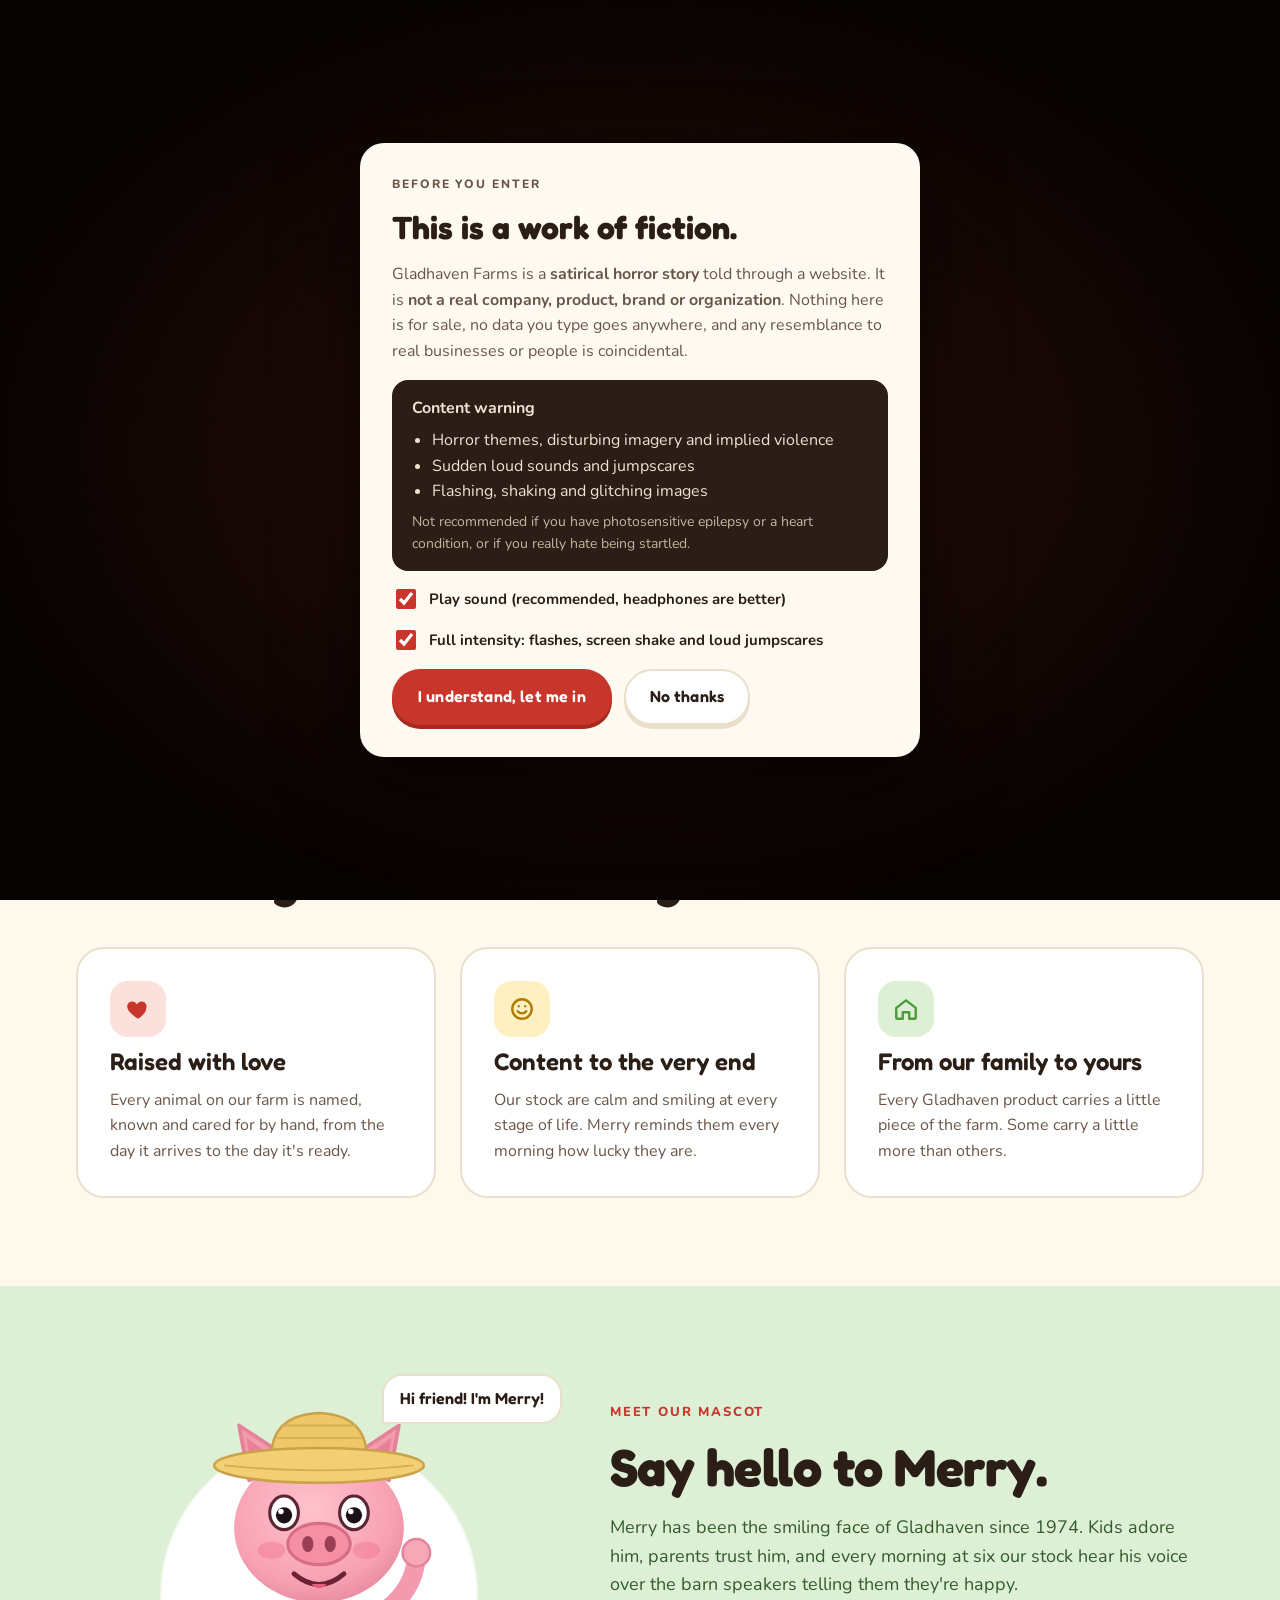
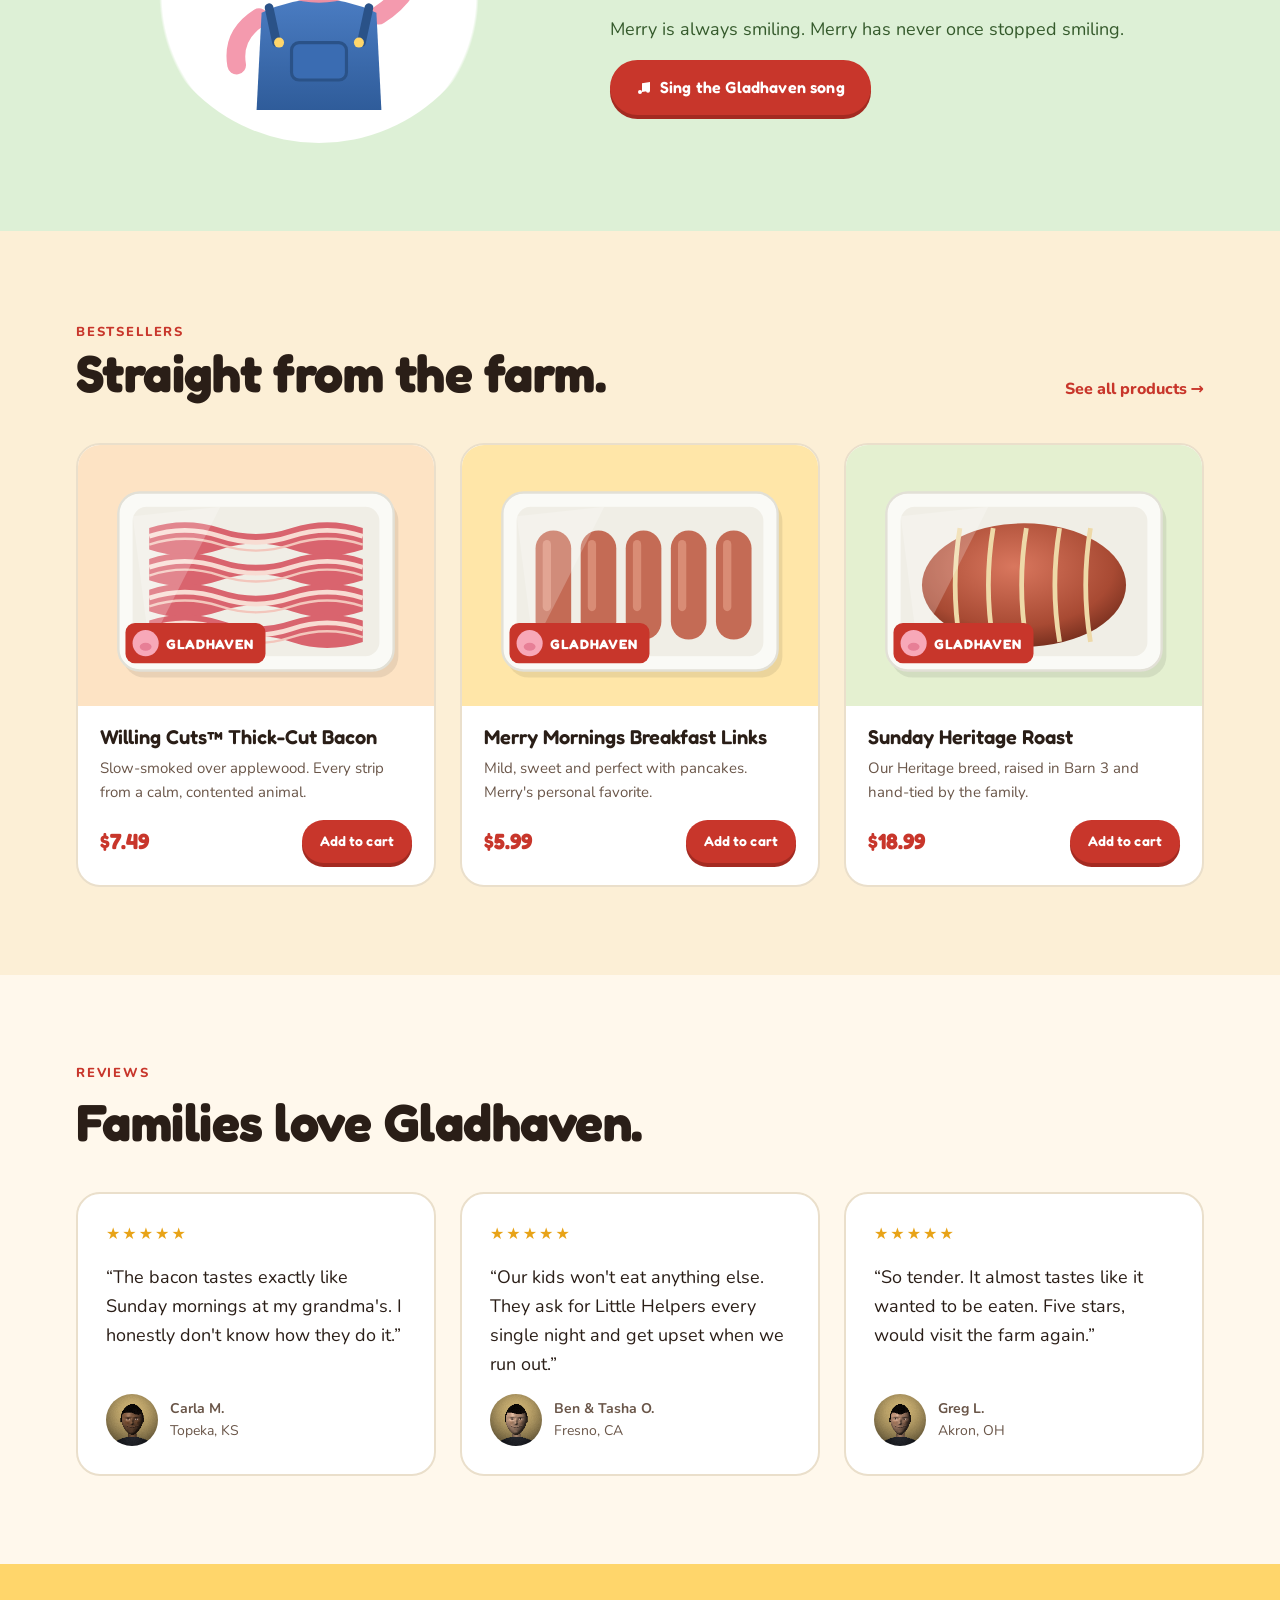
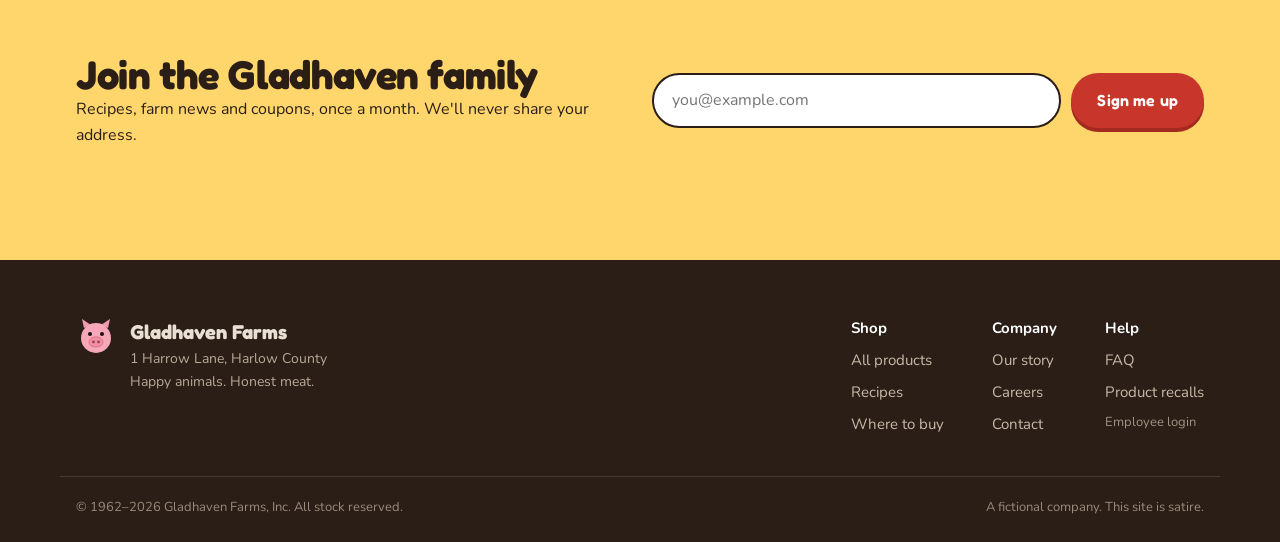
<file: index.html>
<!doctype html>
<html lang="en">
<head>
<meta charset="utf-8">
<meta name="viewport" content="width=device-width, initial-scale=1, viewport-fit=cover">
</head>
<body>
<title>Gladhaven Farms</title>
<meta name="claude:viewport-fit-sides" content="cover">
<meta name="description" content="Gladhaven Farms: happy animals, honest meat. A satirical horror story told through a website.">
<link rel="preconnect" href="https://fonts.googleapis.com">
<link rel="preconnect" href="https://fonts.gstatic.com" crossorigin>
<link rel="stylesheet" href="https://fonts.googleapis.com/css2?family=Fredoka:wght@400;500;600;700&family=Nunito:wght@400;600;700;800&family=VT323&family=IBM+Plex+Mono:wght@400;500;600&family=Special+Elite&family=IM+Fell+English:ital@0;1&display=swap">
<style>
/* Layout: a wholesome family-farm storefront (rounded type, barn red, butter yellow) wrapping a hidden green-phosphor staff terminal, which wraps a pitch-black Barn 7. Deliberately single-look: every zone sets its own colours. */
:root{
  --cream:#FFF8EC; --paper:#FFFDF8; --ink:#2A1E17; --ink-2:#6A5649; --barn:#C8362B; --barn-d:#A42A21; --butter:#FFD66B; --grass:#4C9A3C; --pink:#F7A8B8; --line:#EADFCB; --sky:#DDF1FB;
  --p-bg:#060a07; --p-panel:#0c140f; --p-line:#1d3325; --p-fg:#a9d4b4; --p-dim:#5f8169; --p-red:#e0483b; --p-amber:#e2b155;
  --f-display:"Fredoka","Nunito",system-ui,sans-serif; --f-body:"Nunito",system-ui,-apple-system,"Segoe UI",sans-serif;
  --f-term:"VT323","IBM Plex Mono",ui-monospace,monospace; --f-mono:"IBM Plex Mono",ui-monospace,Menlo,monospace;
  --f-type:"Special Elite","Courier New",monospace; --f-fell:"IM Fell English",Georgia,"Times New Roman",serif;
  color-scheme:light;
}
*{box-sizing:border-box}
[hidden]{display:none!important}
html{scroll-behavior:smooth}
body{margin:0;font-family:var(--f-body);font-size:16px;line-height:1.6;color:var(--ink);background:var(--cream);-webkit-font-smoothing:antialiased;overflow-x:hidden}
body[data-zone="portal"]{background:var(--p-bg);color:var(--p-fg);color-scheme:dark}
body[data-zone="barn"]{background:#000;color:#d8cfc4;color-scheme:dark}
body.gated{overflow:hidden}
body::before{content:"";position:fixed;inset:0 0 auto;height:env(safe-area-inset-top,0px);z-index:40;background:inherit}
h1,h2,h3,h4{line-height:1.12;margin:0;text-wrap:balance}
p{margin:0}
a{color:inherit}
button{font:inherit;color:inherit;cursor:pointer}
img,canvas,svg{max-width:100%}
:focus-visible{outline:3px solid var(--butter);outline-offset:3px;border-radius:6px}
.sr{position:absolute;width:1px;height:1px;overflow:hidden;clip:rect(0 0 0 0);white-space:nowrap}
.tnum{font-variant-numeric:tabular-nums}
.wrap{max-width:1160px;margin:0 auto;padding-left:max(16px,env(safe-area-inset-left,0px));padding-right:max(16px,env(safe-area-inset-right,0px))}

/* ---------- buttons ---------- */
.btn{display:inline-flex;align-items:center;justify-content:center;gap:8px;border-radius:999px;padding:13px 24px;font-family:var(--f-display);font-weight:600;font-size:16px;letter-spacing:.01em;text-decoration:none;border:2px solid transparent;transition:transform .15s,box-shadow .15s}
.btn:hover{transform:translateY(-2px)}
.btn-red{background:var(--barn);color:#fff;box-shadow:0 4px 0 var(--barn-d)}
.btn-red:hover{box-shadow:0 6px 0 var(--barn-d)}
.btn-white{background:#fff;color:var(--ink);border-color:var(--line);box-shadow:0 4px 0 var(--line)}
.btn-ghost-d{background:transparent;color:#cbbfb2;border-color:#3a2a24}
.btn-sm{padding:8px 16px;font-size:14px}
.btn:disabled{opacity:.6;cursor:default;transform:none}

/* ---------- public chrome ---------- */
.pub-nav{position:sticky;top:env(safe-area-inset-top,0px);z-index:30;background:color-mix(in srgb,var(--cream) 92%,transparent);backdrop-filter:blur(10px);-webkit-backdrop-filter:blur(10px);border-bottom:2px solid var(--line)}
.nav-in{display:flex;align-items:center;gap:20px;height:70px}
.logo{display:flex;align-items:center;gap:10px;text-decoration:none;flex:none}
.logo-pig{width:40px;height:40px;display:block}
.logo-pig svg{width:100%;height:100%}
.logo-word{font-family:var(--f-display);font-weight:700;font-size:22px;line-height:1;color:var(--barn)}
.logo-word small{display:block;font-family:var(--f-body);font-weight:700;font-size:10px;letter-spacing:.16em;text-transform:uppercase;color:var(--ink-2);margin-top:3px}
.nav-links{display:flex;gap:4px;margin-left:auto;overflow-x:auto;scrollbar-width:none;min-width:0}
.nav-links::-webkit-scrollbar{display:none}
.nav-links a{text-decoration:none;font-weight:700;font-size:15px;padding:8px 12px;border-radius:999px;white-space:nowrap;color:var(--ink-2)}
.nav-links a:hover{background:#fff;color:var(--ink)}
.nav-links a[aria-current="page"]{background:var(--butter);color:var(--ink)}
.cart{display:flex;align-items:center;gap:6px;text-decoration:none;font-weight:800;background:#fff;border:2px solid var(--line);border-radius:999px;padding:7px 12px;flex:none}
@media (max-width:820px){.nav-in{flex-wrap:wrap;height:auto;padding-block:10px;gap:8px 12px}.nav-links{order:3;width:100%;margin-left:0}.cart{margin-left:auto}}

.kicker{display:inline-block;font-weight:800;font-size:13px;letter-spacing:.14em;text-transform:uppercase;color:var(--barn)}
.sec{padding-block:88px}
.sec-tint{background:#FCEFD6}
.sec-head{display:flex;flex-direction:column;gap:10px;margin-bottom:40px}
.sec-head.row{flex-direction:row;justify-content:space-between;align-items:flex-end;flex-wrap:wrap;gap:16px}
.sec h2,.page-head h1{font-family:var(--f-display);font-weight:700;font-size:clamp(32px,4.6vw,52px);letter-spacing:-.01em}
.lead{font-size:19px;color:var(--ink-2);max-width:60ch}
.link-arrow{font-weight:800;color:var(--barn);text-decoration:none}
.page-head{padding-block:72px 24px;background:linear-gradient(var(--sky),var(--cream))}
.page-head .wrap{display:flex;flex-direction:column;gap:14px}

/* hero */
.hero{position:relative;min-height:600px;overflow:hidden;background:#cdeefc}
.hero-art{position:absolute;inset:0}
.hero-svg{width:100%;height:100%;display:block}
.hero-copy{position:relative;z-index:1;padding-block:72px;display:flex;flex-direction:column;gap:18px;align-items:flex-start}
.hero-copy > *{max-width:520px}
.hero h1{font-family:var(--f-display);font-weight:700;font-size:clamp(46px,7vw,84px);line-height:.98;color:var(--ink);letter-spacing:-.015em}
.hero p{font-size:19px;color:#3b2c22}
.ctas{display:flex;flex-wrap:wrap;gap:12px}
.sun .rays{animation:spin 40s linear infinite;transform-box:fill-box;transform-origin:center}
.cloud{animation:drift 60s linear infinite alternate}
.c2{animation-duration:80s}
@keyframes drift{to{transform:translateX(120px)}}
@keyframes spin{to{transform:rotate(360deg)}}
.moon,.stars-n{display:none}
.night .sky-a{stop-color:#0b1430}.night .sky-b{stop-color:#2a3558}
.night .sun{display:none}.night .moon,.night .stars-n{display:inline}
.night .hero-copy h1,.night .hero-copy p{color:#f4eee2}
.night .hero-svg{filter:brightness(.55) saturate(.7)}
.night #loftface{opacity:1}
.far7{cursor:pointer}
.m-wave{animation:wave 1.6s ease-in-out infinite}
@keyframes wave{50%{transform:rotate(-16deg)}}
@media (max-width:760px){.hero.night{background:#0b1430}.hero{min-height:0;background:linear-gradient(#cdeefc,#e7f7ff)}.hero-art{position:relative;height:340px;order:2}.hero{display:flex;flex-direction:column}.hero-copy{padding-block:40px 8px}}
.band{background:var(--barn);color:#fff;font-weight:800;font-family:var(--f-display);letter-spacing:.02em}
.band-in{display:flex;flex-wrap:wrap;justify-content:center;gap:10px 40px;padding-block:16px;font-size:16px}
.band .hid{color:var(--barn);font-size:13px}
.band .hid::selection{color:#fff;background:#000}
.band span::selection{background:#000;color:#fff}

.values{display:grid;grid-template-columns:repeat(auto-fit,minmax(min(100%,270px),1fr));gap:24px}
.value{background:#fff;border:2px solid var(--line);border-radius:28px;padding:32px;display:flex;flex-direction:column;gap:12px}
.value h3{font-family:var(--f-display);font-size:24px;font-weight:600}
.value p{color:var(--ink-2)}
.v-ico{width:56px;height:56px;border-radius:18px;display:grid;place-items:center}
.v-red{background:#FCE0DC;color:var(--barn)}.v-yellow{background:#FFF0C2;color:#B07A00}.v-green{background:#DDF0D6;color:var(--grass)}

.merry-sec{background:#DDF0D6}
.merry-in{display:grid;grid-template-columns:.9fr 1.1fr;gap:48px;align-items:center}
.merry-stage{position:relative;display:grid;place-items:center}
.merry-btn{border:0;background:radial-gradient(circle at 50% 60%,#fff 0 55%,transparent 56%);padding:24px;border-radius:50%;width:min(360px,80vw);max-width:100%;aspect-ratio:1}
.merry-btn svg{width:100%;height:100%}
.speech{position:absolute;top:0;right:0;background:#fff;border:2px solid var(--line);border-radius:20px 20px 20px 4px;padding:10px 16px;font-family:var(--f-display);font-weight:600;max-width:200px}
.merry-copy{display:flex;flex-direction:column;gap:16px;align-items:flex-start}
.merry-copy p{font-size:18px;color:#355a2c}
@media (max-width:760px){.merry-in{grid-template-columns:1fr}}

.prod-grid{display:grid;grid-template-columns:repeat(auto-fill,minmax(min(100%,300px),1fr));gap:24px}
.prod{background:#fff;border:2px solid var(--line);border-radius:24px;overflow:hidden;display:flex;flex-direction:column}
.prod-img{border:0;padding:0;background:none;display:block;width:100%}
.prod-img svg{display:block;width:100%;height:auto}
.prod-body{padding:20px 22px 22px;display:flex;flex-direction:column;gap:8px;flex:1}
.prod h3{font-family:var(--f-display);font-weight:600;font-size:20px}
.prod p{color:var(--ink-2);font-size:15px}
.prod-foot{display:flex;justify-content:space-between;align-items:center;margin-top:auto;padding-top:8px}
.price{font-family:var(--f-display);font-weight:700;font-size:22px;color:var(--barn)}
.chips{display:flex;flex-wrap:wrap;gap:8px;margin-bottom:28px}
.chip{border:2px solid var(--line);background:#fff;border-radius:999px;padding:8px 16px;font-weight:800}
.chip[aria-pressed="true"]{background:var(--ink);color:#fff;border-color:var(--ink)}

.reviews{display:grid;grid-template-columns:repeat(auto-fit,minmax(min(100%,300px),1fr));gap:24px}
.review{margin:0;background:#fff;border:2px solid var(--line);border-radius:24px;padding:28px;display:flex;flex-direction:column;gap:16px}
.review blockquote{margin:0;font-size:18px}
.review figcaption{display:flex;align-items:center;gap:12px;margin-top:auto}
.review figcaption b{display:block}
.review figcaption span{color:var(--ink-2);font-size:14px}
.rev-face{width:52px;height:52px;border-radius:50%;flex:none}
.stars{color:#E8A317;letter-spacing:2px}
.news{background:var(--butter)}
.news-in{display:grid;grid-template-columns:1fr 1fr;gap:24px;align-items:center}
.news h2{font-size:clamp(28px,3.6vw,40px)}
.news-form{display:flex;gap:10px;flex-wrap:wrap}
.news-form input{flex:1;min-width:0;border:2px solid var(--ink);border-radius:999px;padding:12px 18px;font:inherit;background:#fff}
.news-msg{grid-column:1/-1;font-weight:700}
@media (max-width:760px){.news-in{grid-template-columns:1fr}}

.pub-foot{background:var(--ink);color:#e9dfd2;padding-block:56px 24px}
.foot-in{display:flex;flex-wrap:wrap;justify-content:space-between;gap:32px}
.foot-brand{display:flex;gap:14px;align-items:flex-start}
.foot-brand b{font-family:var(--f-display);font-size:20px}
.foot-brand p{color:#b9a998;font-size:14px}
.foot-cols{display:flex;flex-wrap:wrap;gap:48px}
.foot-cols div{display:flex;flex-direction:column;gap:8px;font-size:15px}
.foot-cols b{color:#fff}
.foot-cols a{text-decoration:none;color:#c9b9a8}
.foot-cols a:hover{color:#fff}
.staff-link{font-size:13px;opacity:.75}
.foot-legal{display:flex;flex-wrap:wrap;justify-content:space-between;gap:8px;margin-top:40px;padding-top:20px;border-top:1px solid #4a3a30;font-size:13px;color:#9a8a7a}

/* story */
.founder{display:grid;grid-template-columns:auto 1fr;gap:56px;align-items:center}
@media (max-width:760px){.founder{grid-template-columns:1fr}}
.photo-frame{position:relative;margin:0;background:#f4ead6;padding:14px 14px 46px;box-shadow:0 12px 30px rgba(60,40,20,.2);transform:rotate(-2deg);width:268px;max-width:100%;cursor:default;user-select:none;-webkit-user-select:none;touch-action:none}
.photo-frame canvas{display:block;width:240px;max-width:100%;height:auto}
.photo-frame #founder-b{position:absolute;left:14px;top:14px;opacity:0;transition:opacity .12s}
.photo-frame.reveal #founder-b{opacity:1}
.photo-frame.reveal{animation:jolt .3s steps(3)}
@keyframes jolt{33%{transform:rotate(-2deg) translate(4px,-2px)}66%{transform:rotate(-1deg) translate(-3px,2px)}}
.photo-frame figcaption{position:absolute;bottom:12px;left:0;right:0;text-align:center;font-family:var(--f-fell);font-style:italic;color:#5a4a36}
.founder-copy{display:flex;flex-direction:column;gap:16px}
.founder-copy p{font-size:18px;color:var(--ink-2);max-width:62ch}
.pull{margin:8px 0 0;font-family:var(--f-display);font-size:24px;line-height:1.35;border-left:6px solid var(--butter);padding-left:20px}
.pull cite{display:block;font-family:var(--f-body);font-size:14px;font-style:normal;color:var(--ink-2);margin-top:8px}
.timeline{list-style:none;margin:0;padding:0;display:flex;flex-direction:column;gap:28px;max-width:820px}
.timeline li{display:grid;grid-template-columns:96px 1fr;gap:20px}
.tl-year{font-family:var(--f-display);font-weight:700;font-size:28px;color:var(--barn);line-height:1.1}
.tl-body{display:flex;flex-direction:column;gap:8px;border-left:3px dashed #e2c99a;padding-left:20px;padding-bottom:8px}
.tl-body h3{font-family:var(--f-display);font-weight:600;font-size:22px}
.tl-body p{color:var(--ink-2)}
.tl-photo{margin:8px 0 0;background:#f4ead6;padding:10px 10px 34px;width:min(500px,100%);position:relative;box-shadow:0 8px 20px rgba(60,40,20,.18);transform:rotate(1deg)}
.tl-photo canvas{display:block;width:100%;height:auto}
.tl-photo figcaption{position:absolute;bottom:8px;left:12px;font-family:var(--f-fell);font-style:italic;color:#5a4a36;font-size:14px}

/* products modal */
.pd{display:grid;grid-template-columns:1fr 1fr;gap:28px}
@media (max-width:700px){.pd{grid-template-columns:1fr}}
.pd-img svg{width:100%;border-radius:18px;display:block}
.pd-copy{display:flex;flex-direction:column;gap:10px;min-width:0}
.pd-copy h2{font-family:var(--f-display);font-size:28px}
.nf{border:2px solid #000;padding:8px 10px;font-family:Arial,Helvetica,sans-serif;color:#000;background:#fff;max-width:340px}
.nf-h{font-weight:900;font-size:28px;line-height:1;border-bottom:1px solid #000;padding-bottom:4px}
.nf-s{font-size:12px;border-bottom:8px solid #000;padding:4px 0}
.nf-cal{display:flex;justify-content:space-between;align-items:baseline;font-weight:900;font-size:22px;border-bottom:4px solid #000}
.nf table{width:100%;border-collapse:collapse;font-size:13px}
.nf th{text-align:left;font-weight:700;border-bottom:1px solid #000;padding:3px 0}
.nf td{text-align:right;border-bottom:1px solid #000}
.nf-ing{font-size:12px;margin-top:6px}
.nf-fine{font-size:8.5px;line-height:1.35;margin-top:6px;color:#333}

/* recipes + video */
.video{max-width:860px;margin:0 auto 64px;display:flex;flex-direction:column;gap:0}
.video-screen{position:relative;background:#000;border-radius:20px 20px 0 0;overflow:hidden;aspect-ratio:16/9;max-width:100%}
.video-screen canvas{width:100%;height:100%;display:block}
.v-big{position:absolute;inset:0;margin:auto;width:88px;height:88px;border-radius:50%;border:0;background:var(--barn);color:#fff;display:grid;place-items:center;box-shadow:0 8px 30px rgba(0,0,0,.35)}
.v-bar{display:flex;align-items:center;gap:12px;background:var(--ink);color:#fff;padding:10px 16px;border-radius:0 0 20px 20px}
.v-btn{border:0;background:none;color:#fff;font-size:18px;width:32px}
.v-bar input{flex:1;accent-color:var(--barn);min-width:0}
.v-time{font-variant-numeric:tabular-nums;font-size:14px;min-width:84px;text-align:right}
.v-cap{color:var(--ink-2);margin-top:12px;font-size:15px}
.recipes{display:grid;grid-template-columns:repeat(auto-fit,minmax(min(100%,300px),1fr));gap:24px}
.recipe{background:#fff;border:2px solid var(--line);border-radius:24px;padding:28px;display:flex;flex-direction:column;gap:10px}
.r-head{display:flex;justify-content:space-between;gap:12px;align-items:flex-start}
.recipe h3{font-family:var(--f-display);font-size:22px;font-weight:600}
.recipe h4{font-size:13px;letter-spacing:.12em;text-transform:uppercase;color:var(--barn);margin-top:6px}
.recipe ul,.recipe ol{margin:0;padding-left:20px;color:var(--ink-2);display:flex;flex-direction:column;gap:4px}
.pill-time{background:var(--butter);border-radius:999px;padding:2px 10px;font-weight:800;font-size:13px;white-space:nowrap}

/* careers */
.perks{display:grid;grid-template-columns:repeat(auto-fit,minmax(min(100%,220px),1fr));gap:16px;margin-bottom:56px}
.perk{background:#fff;border:2px solid var(--line);border-radius:20px;padding:20px;display:flex;flex-direction:column;gap:4px}
.perk b{font-family:var(--f-display);font-size:19px}
.perk span{color:var(--ink-2);font-size:15px}
.h-open{font-family:var(--f-display);font-size:30px;margin-bottom:16px}
.jobs{display:flex;flex-direction:column;gap:12px;margin-bottom:64px}
.job{background:#fff;border:2px solid var(--line);border-radius:20px}
.job summary{list-style:none;display:flex;justify-content:space-between;align-items:center;gap:16px;padding:18px 22px;cursor:pointer}
.job summary::-webkit-details-marker{display:none}
.job summary b{display:block;font-family:var(--f-display);font-size:20px;font-weight:600}
.job summary small{color:var(--ink-2);font-size:14px}
.job-x{font-size:28px;font-weight:300;line-height:1}
.job[open] .job-x{transform:rotate(45deg)}
.job-body{padding:0 22px 22px;display:flex;flex-direction:column;gap:10px;align-items:flex-start}
.job-body h4{font-size:13px;letter-spacing:.12em;text-transform:uppercase;color:var(--barn)}
.job-body ul{margin:0;padding-left:20px;color:var(--ink-2)}
.filled{font-weight:800;color:var(--barn);overflow-wrap:anywhere}
.apply{background:#fff;border:2px solid var(--line);border-radius:28px;padding:32px;display:flex;flex-direction:column;gap:16px;max-width:680px}
.apply h2{font-family:var(--f-display);font-size:30px}
.f-row{display:flex;flex-direction:column;gap:6px}
.f-row label{font-weight:800;font-size:14px}
.f-row input,.f-row select,.f-row textarea{font:inherit;border:2px solid var(--line);border-radius:14px;padding:12px 14px;background:var(--paper);color:var(--ink)}
.f-row input:focus,.f-row textarea:focus,.f-row select:focus{border-color:var(--barn);outline:none}
.apply .btn{align-self:flex-start}
.apply-result{border-radius:16px;padding:18px;background:#FCEFD6;font-weight:700}
.apply-result.done{background:#2A1E17;color:#efe4d6;font-weight:500;display:flex;flex-direction:column;gap:8px}
.apply-result.done b{font-family:var(--f-display);font-size:20px;font-weight:600}
.sig{font-family:var(--f-type);color:#c9a98a}
.contact{display:grid;grid-template-columns:1fr 1fr;gap:40px;align-items:start}
@media (max-width:820px){.contact{grid-template-columns:1fr}}
.contact-info{display:flex;flex-direction:column;gap:20px}
.ci{display:flex;flex-direction:column;gap:2px}
.ci b{font-family:var(--f-display);font-size:20px}
.ci span{color:var(--ink-2)}
.faq-mini{border-top:2px solid var(--line);padding-top:12px}
.faq-mini summary{font-weight:800;cursor:pointer}
.faq-mini p{color:var(--ink-2);margin-top:6px}
.p404{min-height:70vh}
.p404 canvas{width:200px;border-radius:12px}

/* toast + modal */
.toast{position:fixed;left:50%;bottom:calc(24px + env(safe-area-inset-bottom,0px));transform:translateX(-50%);z-index:60;background:var(--ink);color:#fff;font-weight:700;padding:12px 20px;border-radius:999px;box-shadow:0 10px 30px rgba(0,0,0,.25);max-width:calc(100vw - 32px);text-align:center}
body[data-zone="portal"] .toast{background:#0f1a13;color:var(--p-fg);border:1px solid var(--p-line);font-family:var(--f-mono);border-radius:4px}
.modal{position:fixed;inset:0;z-index:70;background:rgba(10,6,4,.6);display:grid;place-items:center;padding:24px max(16px,env(safe-area-inset-right,0px)) 24px max(16px,env(safe-area-inset-left,0px));overflow-y:auto}
.modal-card{position:relative;background:#fff;color:var(--ink);border-radius:28px;padding:32px;width:min(860px,100%);max-height:calc(100vh - 48px);overflow:auto}
.modal.m-dark .modal-card{background:#0b120d;color:var(--p-fg);border:1px solid var(--p-line);border-radius:6px;font-family:var(--f-mono)}
.modal.m-wide .modal-card{width:min(1000px,100%);padding:20px}
.modal-x{position:absolute;top:10px;right:12px;width:40px;height:40px;border:0;background:transparent;font-size:30px;line-height:1;border-radius:50%}
.m-dark .modal-x{color:var(--p-fg)}

/* ---------- login (staff) ---------- */
.login-wrap{min-height:100vh;display:grid;place-items:center;padding:24px max(16px,env(safe-area-inset-right,0px)) 24px max(16px,env(safe-area-inset-left,0px));background:radial-gradient(ellipse at center,#0e1a12,#030504 70%)}
.login-card{width:min(380px,100%);background:var(--p-panel);border:1px solid var(--p-line);border-radius:6px;padding:28px;display:flex;flex-direction:column;gap:18px;font-family:var(--f-mono);box-shadow:0 0 60px rgba(80,200,120,.07)}
.login-head{display:flex;gap:12px;align-items:center}
.login-head b{display:block;font-family:var(--f-term);font-size:26px;font-weight:400;letter-spacing:.04em;color:#cdeed5}
.login-head small{display:block;font-size:11px;color:var(--p-dim)}
.gh-badge{flex:none;width:42px;height:42px;border:2px solid var(--p-fg);border-radius:50%;display:grid;place-items:center;font-family:var(--f-term);font-size:22px;color:var(--p-fg)}
.login-label{font-size:13px;color:var(--p-dim);text-transform:uppercase;letter-spacing:.1em}
.code-boxes{display:grid;grid-template-columns:repeat(5,1fr);gap:8px}
.code-boxes span{height:56px;border:1px solid var(--p-line);border-radius:4px;display:grid;place-items:center;font-family:var(--f-term);font-size:40px;color:#d9f5df;background:#08100b}
.code-boxes span.on{border-color:var(--p-fg);box-shadow:0 0 12px rgba(169,212,180,.25)}
.code-input{position:absolute;opacity:0;width:1px;height:1px;pointer-events:none}
.keypad{display:grid;grid-template-columns:repeat(3,1fr);gap:8px}
.keypad button{height:52px;border:1px solid var(--p-line);background:#0a130d;color:var(--p-fg);font-family:var(--f-term);font-size:28px;border-radius:4px}
.keypad button:hover{background:#12211a}
.keypad button:active{background:#1e3a28}
.login-msg{min-height:1.6em;font-size:14px;text-align:center}
.login-msg.bad{color:var(--p-red)}
.login-msg.ok{color:#9ff0b5}
.login-back{font-size:13px;color:var(--p-dim);text-align:center}
.shake{animation:shake .45s}
@keyframes shake{20%{transform:translateX(-10px)}40%{transform:translateX(9px)}60%{transform:translateX(-6px)}80%{transform:translateX(4px)}}

/* ---------- portal ---------- */
.crt{position:relative}
.crt::after{content:"";position:fixed;inset:0;pointer-events:none;z-index:20;background:repeating-linear-gradient(rgba(0,0,0,.18) 0 1px,transparent 1px 3px);mix-blend-mode:multiply}
.crt::before{content:"";position:fixed;inset:0;pointer-events:none;z-index:21;background:radial-gradient(ellipse at center,transparent 55%,rgba(0,0,0,.55));animation:flick 6s infinite}
@keyframes flick{0%,96%,100%{opacity:1}97%{opacity:.6}98%{opacity:1}99%{opacity:.75}}
.portal{display:grid;grid-template-columns:240px 1fr;min-height:100vh;font-family:var(--f-mono);font-size:14px}
.p-side{border-right:1px solid var(--p-line);background:#050906;padding:20px 16px;display:flex;flex-direction:column;gap:24px;position:sticky;top:0;height:100vh}
.p-brand{display:flex;gap:10px;align-items:center;font-family:var(--f-term);font-size:22px;line-height:1;color:#cdeed5}
.p-brand small{display:block;font-size:14px;color:var(--p-dim);margin-top:4px}
.p-nav{display:flex;flex-direction:column;gap:2px}
.p-nav a{text-decoration:none;padding:8px 10px;border-radius:3px;color:var(--p-fg);white-space:nowrap}
.p-nav a:hover{background:#0f1c14}
.p-nav a[aria-current="page"]{background:#173022;color:#e4ffe9}
.p-nav a[aria-current="page"]::before{content:"▸ "}
.p-nav .p-danger{color:var(--p-red)}
.p-user{margin-top:auto;display:flex;flex-direction:column;gap:4px;font-size:12px;color:var(--p-dim)}
.p-user b{color:var(--p-fg)}
.p-btn{border:1px solid var(--p-line);background:#0b1510;color:var(--p-fg);border-radius:3px;padding:8px 14px;font-family:var(--f-mono);font-size:13px;align-self:flex-start}
.p-btn:hover{background:#13261a}
.p-btn:disabled{opacity:.5}
.p-main{min-width:0;display:flex;flex-direction:column}
.p-top{display:flex;justify-content:space-between;gap:12px;flex-wrap:wrap;padding:10px max(16px,env(safe-area-inset-right,0px)) 10px 24px;border-bottom:1px solid var(--p-line);font-size:12px;color:var(--p-dim);letter-spacing:.08em}
.p-body{padding:32px max(16px,env(safe-area-inset-right,0px)) 64px 32px;display:flex;flex-direction:column;gap:20px;min-width:0}
.p-h1{font-family:var(--f-term);font-weight:400;font-size:clamp(38px,5vw,54px);color:#dcfbe3;letter-spacing:.02em;line-height:1}
.p-sub{color:var(--p-dim);max-width:70ch}
.p-sub b{color:var(--p-fg)}
.p-sub.small{font-size:12px}
@media (max-width:820px){.portal{grid-template-columns:1fr}.p-side{position:static;height:auto;flex-direction:row;flex-wrap:wrap;align-items:center;gap:12px;padding:12px max(16px,env(safe-area-inset-right,0px)) 12px max(16px,env(safe-area-inset-left,0px))}.p-nav{flex-direction:row;overflow-x:auto;width:100%;order:3}.p-user{margin:0 0 0 auto;flex-direction:row;align-items:center;gap:10px}.p-user span{display:none}.p-body{padding-left:max(16px,env(safe-area-inset-left,0px))}.p-top{padding-left:max(16px,env(safe-area-inset-left,0px))}}
.tiles{display:grid;grid-template-columns:repeat(auto-fit,minmax(min(100%,190px),1fr));gap:12px}
.tile{border:1px solid var(--p-line);background:var(--p-panel);padding:16px;border-radius:4px;display:flex;flex-direction:column;gap:2px}
.tile span{font-size:11px;letter-spacing:.12em;color:var(--p-dim)}
.tile b{font-family:var(--f-term);font-weight:400;font-size:46px;line-height:1;color:#dcfbe3}
.tile small{color:var(--p-dim);font-size:12px}
.tile-red b{color:var(--p-red)}
.p-grid{display:grid;grid-template-columns:repeat(3,minmax(0,1fr));gap:12px}
.span2{grid-column:span 2}
@media (max-width:1000px){.p-grid{grid-template-columns:1fr}.span2{grid-column:auto}}
.panel{border:1px solid var(--p-line);background:var(--p-panel);border-radius:4px;padding:18px;display:flex;flex-direction:column;gap:12px;min-width:0}
.panel h2{font-family:var(--f-term);font-weight:400;font-size:22px;letter-spacing:.06em;color:#cdeed5}
.notices{list-style:none;margin:0;padding:0;display:flex;flex-direction:column;gap:10px}
.notices li{border-left:2px solid var(--p-line);padding-left:12px}
.notices b{color:var(--p-amber);margin-right:8px;font-weight:500}
.eom canvas{width:160px;border:1px solid var(--p-line)}
.eom b{font-size:16px;color:#dcfbe3}
.chart-wrap{overflow-x:auto}
.chart{width:100%;min-width:420px;height:auto}
.chart .gridl{stroke:var(--p-line);stroke-width:1}
.chart .axis{fill:var(--p-dim);font-size:11px;font-family:var(--f-mono)}
.chart .axis.red{fill:var(--p-red)}
.chart .spark{fill:none;stroke:#8fe3a6;stroke-width:2}
.chart .dot{fill:#8fe3a6}.chart .dot-red{fill:var(--p-red)}
.mm-text{font-family:var(--f-term);font-size:30px;min-height:1.3em;color:#dcfbe3}
.mm-text.loud{color:var(--p-red);font-size:40px;animation:shake .4s}
.mm-text.faint{opacity:.35;font-size:20px}
.p-input{font:inherit;font-family:var(--f-mono);background:#08100b;border:1px solid var(--p-line);color:var(--p-fg);padding:10px 12px;border-radius:3px;min-width:0;flex:1}
.reg-tools{display:flex;flex-wrap:wrap;gap:10px;align-items:center}
.reg-filters{display:flex;flex-wrap:wrap;gap:6px}
.p-chip{border:1px solid var(--p-line);background:transparent;color:var(--p-dim);font-family:var(--f-mono);font-size:12px;padding:6px 10px;border-radius:3px}
.p-chip[aria-pressed="true"]{background:#173022;color:#e4ffe9}
.reg-none b{color:var(--p-red)}
.reg-none{color:var(--p-fg)}
.reg-grid{display:grid;grid-template-columns:repeat(auto-fill,minmax(150px,1fr));gap:12px}
.reg{border:1px solid var(--p-line);background:var(--p-panel);border-radius:4px;padding:8px;display:flex;flex-direction:column;gap:8px;text-align:left;font-family:var(--f-mono);color:var(--p-fg)}
.reg:hover{border-color:var(--p-fg)}
.reg-photo{display:block;aspect-ratio:4/5;background:#0a0f0c;max-width:100%}
.reg-photo canvas{width:100%;height:100%;display:block}
.reg-meta{display:flex;flex-direction:column;gap:4px;min-width:0}
.reg-meta b{font-size:13px;color:#dcfbe3;font-weight:500;overflow-wrap:anywhere}
.reg-meta small{font-size:11px;color:var(--p-dim)}
.reg-you{border-color:var(--p-red);box-shadow:0 0 0 1px var(--p-red) inset}
.st{display:inline-block;align-self:flex-start;font-size:10px;letter-spacing:.12em;padding:2px 6px;border-radius:2px;border:1px solid currentColor}
.st-ok{color:#8fe3a6}.st-amb{color:var(--p-amber)}.st-dim{color:#6f7a72}.st-red{color:var(--p-red)}.st-blk{color:#fff;background:#4a0808;border-color:#7a1010}.st-you{color:#fff;background:var(--p-red);border-color:var(--p-red)}
.dossier{display:grid;grid-template-columns:auto 1fr;gap:24px;align-items:start}
@media (max-width:600px){.dossier{grid-template-columns:1fr}}
.dos-photo canvas{width:220px;max-width:100%;border:1px solid var(--p-line);display:block}
.dos-copy{display:flex;flex-direction:column;gap:10px;min-width:0}
.dos-copy h2{font-family:var(--f-term);font-weight:400;font-size:36px;color:#dcfbe3}
.dos-copy dl{display:grid;grid-template-columns:auto 1fr;gap:4px 16px;margin:0;font-size:13px}
.dos-copy dt{color:var(--p-dim)}
.dos-copy dd{margin:0}
.dos-note{font-family:var(--f-type);font-size:16px;color:#e6dcc0;background:#16130c;padding:14px;border-left:3px solid var(--p-amber)}
.cams{display:grid;grid-template-columns:repeat(auto-fit,minmax(min(100%,320px),1fr));gap:12px}
.cam{padding:0;border:1px solid var(--p-line);background:#000;border-radius:3px;aspect-ratio:16/9;max-width:100%;overflow:hidden}
.cam:hover{border-color:var(--p-fg)}
.cam canvas,.cam-big canvas{width:100%;height:100%;display:block}
.cam-big{display:flex;flex-direction:column;gap:10px}
.cam-big canvas{aspect-ratio:16/9;height:auto;background:#000}
.memos{display:grid;grid-template-columns:260px 1fr;gap:16px;align-items:start}
@media (max-width:860px){.memos{grid-template-columns:1fr}}
.memo-list{display:flex;flex-direction:column;gap:6px}
.memo-btn{text-align:left;border:1px solid var(--p-line);background:var(--p-panel);color:var(--p-fg);padding:10px 12px;border-radius:3px;font-family:var(--f-mono);display:flex;flex-direction:column}
.memo-btn small{color:var(--p-dim);font-size:11px}
.memo-btn b{font-weight:500;font-size:13px}
.memo-btn[aria-pressed="true"]{background:#173022}
.memo-bad b{color:var(--p-red)}
.paper{position:relative;background:#efe6cf;color:#2b241a;font-family:var(--f-type);font-size:17px;line-height:1.7;padding:40px 36px;border-radius:2px;box-shadow:0 10px 30px rgba(0,0,0,.5);background-image:radial-gradient(circle at 80% 15%,rgba(140,100,40,.18) 0 40px,transparent 42px),radial-gradient(circle at 80% 15%,transparent 46px,rgba(140,100,40,.12) 47px 50px,transparent 51px);display:flex;flex-direction:column;gap:14px;min-width:0}
.paper .stamp{position:absolute;top:22px;right:22px;transform:rotate(8deg);border:3px solid #a3201a;color:#a3201a;font-family:var(--f-mono);font-weight:600;font-size:13px;letter-spacing:.2em;padding:4px 10px;opacity:.75}
.memo-h{display:grid;grid-template-columns:auto 1fr;gap:2px 16px;margin:0 0 10px;font-size:14px;border-bottom:1px dashed #8a7a5a;padding-bottom:12px}
.memo-h dt{color:#6a5a40}.memo-h dd{margin:0}
.redact{background:#111;color:#111;padding:0 3px;transition:color .2s,background .2s;border-radius:1px}
.redact:hover,.redact:focus,.redact::selection{background:#6a0a0a;color:#ffe9e0}
.paper-bad{animation:wob 4s infinite}
.paper-bad p:last-child{color:#7a0a0a;letter-spacing:.02em}
@keyframes wob{0%,100%{transform:none}50%{transform:rotate(.3deg) translateX(1px)}}
.tape{max-width:720px}
.cassette{display:flex;align-items:center;justify-content:space-between;gap:16px;background:#181818;border:1px solid #333;border-radius:10px;padding:18px 28px}
.reel{width:56px;height:56px;border-radius:50%;border:6px dashed #555;background:#0a0a0a}
.cassette.spin .reel{animation:spin 1.6s linear infinite}
.tape-label{flex:1;text-align:center;background:#e6dcc0;color:#2b241a;font-family:var(--f-type);padding:6px;border-radius:3px}
#wave{width:100%;height:80px;display:block;border:1px solid var(--p-line)}
.tape-ctl{display:flex;gap:16px;align-items:center}
.transcript{max-height:260px;overflow-y:auto;display:flex;flex-direction:column;gap:8px;font-size:15px;color:#dcfbe3}
.transcript .cue{color:var(--p-amber);font-size:12px;letter-spacing:.1em}

/* ---------- barn 7 ---------- */
.barn{position:fixed;inset:0;background:#000;color:#d8cfc4;overflow:hidden}
.barn canvas{position:absolute;inset:0;width:100%;height:100%;display:block}
.barn-ui{position:absolute;inset:0;display:grid;place-items:center;padding:24px max(16px,env(safe-area-inset-right,0px)) calc(24px + env(safe-area-inset-bottom,0px)) max(16px,env(safe-area-inset-left,0px));pointer-events:none}
.barn-ui > *{pointer-events:auto}
.b-warn{max-width:560px;text-align:center;display:flex;flex-direction:column;gap:16px;align-items:center;background:rgba(0,0,0,.72);padding:36px;border:1px solid #3a0d0d}
.b-tag{font-family:var(--f-mono);font-size:12px;letter-spacing:.2em;color:#a33}
.b-title{font-family:var(--f-fell);font-weight:400;font-size:clamp(72px,16vw,150px);line-height:.9;color:#c21d1d;text-shadow:0 0 30px rgba(200,20,20,.45)}
.b-sub{font-family:var(--f-mono);font-size:13px;letter-spacing:.1em;color:#d8cfc4}
.b-body{font-family:var(--f-fell);font-size:20px;color:#a89a8e}
.b-hold{position:relative;width:150px;height:150px;border-radius:50%;border:0;background:#140404;color:#f0d0c8;font-family:var(--f-mono);font-size:13px;letter-spacing:.06em;touch-action:none;user-select:none;-webkit-user-select:none}
.b-hold svg{position:absolute;inset:0;width:100%;height:100%;transform:rotate(-90deg)}
.b-hold span{position:relative}
.ring-bg{fill:none;stroke:#3a0d0d;stroke-width:6}
.ring{fill:none;stroke:#e02020;stroke-width:6;stroke-linecap:round;transition:stroke-dashoffset .06s linear}
.b-back{font-family:var(--f-mono);font-size:13px;color:#776}
.b-story{max-width:640px;display:flex;flex-direction:column;gap:32px;align-items:center;text-align:center}
.b-lines{display:flex;flex-direction:column;gap:18px}
.b-lines p{font-family:var(--f-fell);font-size:clamp(24px,3.6vw,36px);line-height:1.3;opacity:0;transform:translateY(8px);transition:opacity 1.4s,transform 1.4s;text-shadow:0 2px 12px #000}
.b-lines p.in{opacity:1;transform:none}
.b-choices{display:flex;gap:16px;flex-wrap:wrap;justify-content:center}
.b-btn{border:1px solid #5a1a1a;background:rgba(20,4,4,.85);color:#e8d8c8;font-family:var(--f-fell);font-size:22px;padding:10px 32px}
.b-btn:hover{background:#2a0808}
.b-hint{position:absolute;bottom:calc(32px + env(safe-area-inset-bottom,0px));left:0;right:0;text-align:center;font-family:var(--f-mono);font-size:13px;letter-spacing:.12em;color:#9a8a7e;pointer-events:none}
.b-hint.whisper{font-family:var(--f-fell);font-size:28px;letter-spacing:0;color:#c9b8a8}
.stock-page{min-height:100vh;display:grid;grid-template-columns:auto minmax(0,460px);gap:48px;align-items:center;justify-content:center;padding:48px max(16px,env(safe-area-inset-right,0px)) 48px max(16px,env(safe-area-inset-left,0px));background:radial-gradient(ellipse at center,#1a0606,#000 70%)}
@media (max-width:820px){.stock-page{grid-template-columns:1fr}}
.idcard{width:min(420px,100%);background:#e8e0d0;color:#1a1410;border-radius:12px;padding:18px;font-family:var(--f-mono);box-shadow:0 20px 60px rgba(160,20,20,.35);transform:rotate(-2deg)}
.id-top{display:flex;gap:10px;align-items:center;border-bottom:2px solid #1a1410;padding-bottom:10px}
.id-top .gh-badge{border-color:#1a1410;color:#1a1410}
.id-top b{display:block;font-size:14px;letter-spacing:.06em}
.id-top small{font-size:10px;color:#5a4a3a}
.id-body{display:grid;grid-template-columns:auto 1fr;gap:14px;padding-block:14px}
.id-body canvas{width:120px;height:auto;border:2px solid #1a1410}
.id-body dl{margin:0;display:grid;grid-template-columns:auto 1fr;gap:3px 10px;font-size:12px}
.id-body dt{color:#6a5a4a}.id-body dd{margin:0;font-weight:600}
.id-body .st{color:#1d6b33;border-color:#1d6b33}
.barcode{display:flex;gap:2px;height:40px}
.barcode i{display:block;background:#1a1410;height:100%}
.stock-copy{display:flex;flex-direction:column;gap:18px}
.stock-copy h1{font-family:var(--f-fell);font-weight:400;font-size:clamp(44px,6vw,72px);color:#e8dccb}
.stock-copy p{font-family:var(--f-fell);font-size:21px;color:#a89a8e}
.stock-ctas{display:flex;flex-wrap:wrap;gap:12px}
.stock-fine{font-size:15px!important;color:#6a5a50!important}

/* ---------- gate, scares ---------- */
.gate{position:fixed;inset:0;z-index:100;background:radial-gradient(ellipse at center,#2a0e0a,#070302 75%);display:grid;place-items:center;padding:24px max(16px,env(safe-area-inset-right,0px)) 24px max(16px,env(safe-area-inset-left,0px));overflow-y:auto}
.g-card{width:min(560px,100%);background:#fffaf1;color:var(--ink);border-radius:24px;padding:32px;display:flex;flex-direction:column;gap:16px;box-shadow:0 30px 80px rgba(0,0,0,.6)}
.g-tag{font-weight:800;letter-spacing:.16em;text-transform:uppercase;font-size:12px;color:var(--barn)}
.g-card h2{font-family:var(--f-display);font-size:32px;font-weight:700}
.g-card p{color:var(--ink-2)}
.g-warn{background:#2a1e17;color:#f0e2d0;border-radius:16px;padding:16px 20px;display:flex;flex-direction:column;gap:6px}
.g-warn ul{margin:0;padding-left:20px}
.g-warn p{color:#c9b39e;font-size:14px}
.g-opt{display:flex;gap:10px;align-items:flex-start;font-weight:700;font-size:15px}
.g-opt input{width:20px;height:20px;accent-color:var(--barn);flex:none;margin-top:2px}
.g-btns{display:flex;flex-wrap:wrap;gap:12px}
.g-reset{align-self:flex-start;border:0;background:none;color:var(--ink-2);text-decoration:underline;font-size:13px;padding:0}
.scare{position:fixed;inset:0;z-index:200;background:#000}
.scare canvas{width:100%;height:100%;display:block}
.ghost{position:fixed;inset:0;z-index:150;pointer-events:none;display:grid;place-items:center;mix-blend-mode:screen}
.ghost canvas{height:100vh;width:auto;max-width:none}
.whisper{position:fixed;inset:0;z-index:150;display:grid;place-items:center;pointer-events:none;font-family:var(--f-fell);font-size:clamp(32px,7vw,90px);color:#8a0b0b;text-align:center;padding:16px;transform:scaleX(-1);text-shadow:0 0 20px rgba(0,0,0,.8);animation:shake .3s 3}
.quake #app{animation:quake .12s infinite}
.quake-s #app{animation:quake .12s 5}
@keyframes quake{0%{transform:translate(4px,-3px)}50%{transform:translate(-5px,3px)}100%{transform:translate(2px,4px)}}
.mute{position:fixed;right:max(16px,calc(env(safe-area-inset-right,0px) + 12px));bottom:calc(16px + env(safe-area-inset-bottom,0px));z-index:80;display:flex;gap:8px;align-items:center;border-radius:999px;border:2px solid var(--line);background:#fff;color:var(--ink);font-weight:800;font-size:13px;padding:7px 14px}
body[data-zone="portal"] .mute,body[data-zone="barn"] .mute{background:#0b120d;border-color:#1d3325;color:var(--p-fg);font-family:var(--f-mono);font-weight:400;border-radius:3px}
.mute[aria-pressed="false"]{opacity:.7}

@media (prefers-reduced-motion:reduce){
  *,*::before,*::after{animation-duration:.001s!important;animation-iteration-count:1!important;transition-duration:.001s!important}
  html{scroll-behavior:auto}
}
</style>
<div id="app"></div>

<div id="gate" class="gate" role="dialog" aria-modal="true" aria-labelledby="g-title">
  <div class="g-card" id="g-card">
    <p class="g-tag">Before you enter</p>
    <h2 id="g-title">This is a work of fiction.</h2>
    <p>Gladhaven Farms is a <b>satirical horror story</b> told through a website. It is <b>not a real company, product, brand or organization</b>. Nothing here is for sale, no data you type goes anywhere, and any resemblance to real businesses or people is coincidental.</p>
    <div class="g-warn"><b>Content warning</b>
      <ul><li>Horror themes, disturbing imagery and implied violence</li><li>Sudden loud sounds and jumpscares</li><li>Flashing, shaking and glitching images</li></ul>
      <p>Not recommended if you have photosensitive epilepsy or a heart condition, or if you really hate being startled.</p></div>
    <label class="g-opt"><input type="checkbox" id="g-sound" checked> Play sound (recommended, headphones are better)</label>
    <label class="g-opt"><input type="checkbox" id="g-intense"> Full intensity: flashes, screen shake and loud jumpscares</label>
    <div class="g-btns"><button class="btn btn-red" id="g-enter" type="button">I understand, let me in</button><button class="btn btn-white" id="g-leave" type="button">No thanks</button></div>
    <button class="g-reset" id="g-reset" type="button" hidden>Reset my progress</button>
  </div>
</div>

<div id="scare" class="scare" hidden aria-hidden="true"><canvas id="scare-cv"></canvas></div>
<div id="ghost" class="ghost" hidden aria-hidden="true"><canvas id="ghost-cv"></canvas></div>
<div id="whisper" class="whisper" hidden aria-hidden="true"></div>
<div id="modal" class="modal" hidden role="dialog" aria-modal="true" aria-labelledby="modal-title"><div class="modal-card"><button class="modal-x" id="modal-x" type="button" aria-label="Close">×</button><div id="modal-body"></div></div></div>
<div id="toast" class="toast" role="status" hidden></div>
<button id="mute" class="mute" type="button" aria-pressed="true"><svg width="16" height="16" viewBox="0 0 24 24" fill="none" stroke="currentColor" stroke-width="2.2" stroke-linecap="round" stroke-linejoin="round" aria-hidden="true"><path d="M11 5 6 9H2v6h4l5 4V5z"/><path d="M15.5 8.5a5 5 0 0 1 0 7"/></svg><span>Sound on</span></button>
<script>
(() => {
'use strict';
document.body.classList.add("gated");
/* ============ utilities ============ */
const clamp = (v, a = 0, b = 1) => v < a ? a : v > b ? b : v;
const sstep = (a, b, x) => { const t = clamp((x - a) / (b - a)); return t * t * (3 - 2 * t); };
const lerp = (a, b, t) => a + (b - a) * t;
const $ = (s, r = document) => r.querySelector(s);
const $$ = (s, r = document) => [...r.querySelectorAll(s)];
const wait = ms => new Promise(r => setTimeout(r, ms));
function hash2(x, y, s) {
  let h = Math.imul(x | 0, 374761393) ^ Math.imul(y | 0, 668265263) ^ Math.imul(s | 0, 1103515245);
  h = Math.imul(h ^ (h >>> 13), 1274126177); h ^= h >>> 16;
  return (h >>> 0) / 4294967296;
}
function vnoise(x, y, s) {
  const xi = Math.floor(x), yi = Math.floor(y), xf = x - xi, yf = y - yi;
  const u = xf * xf * (3 - 2 * xf), v = yf * yf * (3 - 2 * yf);
  const a = hash2(xi, yi, s), b = hash2(xi + 1, yi, s), c = hash2(xi, yi + 1, s), d = hash2(xi + 1, yi + 1, s);
  return a + (b - a) * u + (c - a) * v + (a - b - c + d) * u * v;
}
function fbm(x, y, s, oct = 4) { let t = 0, a = .5, f = 1, n = 0; for (let i = 0; i < oct; i++) { t += a * vnoise(x * f, y * f, s + i * 17); n += a; f *= 2; a *= .5; } return t / n; }
function rng(a) { return function () { a |= 0; a = a + 0x6D2B79F5 | 0; let t = Math.imul(a ^ a >>> 15, 1 | a); t = t + Math.imul(t ^ t >>> 7, 61 | t) ^ t; return ((t ^ t >>> 14) >>> 0) / 4294967296; }; }
const store = {
  mem: {},
  get(k) { try { const v = localStorage.getItem(k); return v === null ? (this.mem[k] ?? null) : v; } catch (e) { return this.mem[k] ?? null; } },
  set(k, v) { this.mem[k] = v; try { localStorage.setItem(k, v); } catch (e) {} },
  del(k) { delete this.mem[k]; try { localStorage.removeItem(k); } catch (e) {} }
};
const prefersReduced = matchMedia('(prefers-reduced-motion: reduce)').matches;
const SETTINGS = { intense: !prefersReduced, sound: true };
const esc = s => String(s).replace(/[&<>"']/g, c => ({ '&': '&amp;', '<': '&lt;', '>': '&gt;', '"': '&quot;', "'": '&#39;' }[c]));
const TZ = (() => { try { return Intl.DateTimeFormat().resolvedOptions().timeZone || ''; } catch (e) { return ''; } })();
const CITY = (/^(UTC|GMT|Etc\/)/.test(TZ) || !TZ) ? 'your town' : TZ.split('/').pop().replace(/_/g, ' ');
const fmtTime = d => d.toLocaleTimeString([], { hour: 'numeric', minute: '2-digit' });
const fmtDate = d => d.toLocaleDateString('en-US', { year: 'numeric', month: '2-digit', day: '2-digit' });
/* ============ procedural face renderer ============
   Height-field sculpted head, lit per pixel, then graded (colour / sepia / cctv / red).
   Every portrait, mugshot and jumpscare on the site comes out of this one function. */
const FACE_DEFAULTS = {
  w: 240, h: 300, seed: 1, smile: .3, open: 0, stretch: 0, teeth: false, eyes: 'open', eyeOpen: 1,
  look: [0, 0], iris: [.36, .24, .14], irisR: .042, gaunt: 0, age: 0, hair: .6, hairCol: [.13, .09, .07],
  tone: [.86, .66, .54], bg: [.55, .55, .55], bg2: null, light: [-.45, -.55, .75], ambient: .2, mode: 'color',
  grain: .05, blood: 0, vignette: .55, scale: 1, tilt: 0, cy: 0, cx: 0, clothes: [.16, .17, .2], contrast: 1,
  lips: .5, bright: 1, sockets: 0, wet: .25
};
function renderFace(opt) {
  const o = Object.assign({}, FACE_DEFAULTS, opt);
  const { w, h } = o;
  const cv = document.createElement('canvas'); cv.width = w; cv.height = h;
  const ctx = cv.getContext('2d'); const img = ctx.createImageData(w, h); const D = img.data;
  const R = rng(o.seed * 9973 + 7), s = o.seed;
  const eyeX = .29 + (R() - .5) * .04, eyeY = -.1 + (R() - .5) * .025, noseL = 1 + (R() - .5) * .3;
  const jaw = .2 + R() * .12 + o.gaunt * .14, headA = .7 + (R() - .5) * .07 - o.gaunt * .04;
  let L = o.light; const ll = Math.hypot(...L); L = L.map(v => v / ll);
  const unit = 1 / (h * .34 * o.scale);
  const ct = Math.cos(o.tilt), st = Math.sin(o.tilt);
  const mw = .19 + .25 * o.smile + .1 * o.stretch, my = .44 + .07 * o.stretch;
  const ohMax = o.open * (.03 + .3 * o.stretch);
  const sockDepth = .1 + .18 * o.gaunt + o.sockets + (o.eyes === 'hollow' || o.eyes === 'pin' ? .2 : 0);
  const mouthC = u => my - o.smile * .14 * (u / mw) * (u / mw) + o.smile * .02;
  const streams = [];
  if (o.blood > 0) for (const side of [-1, 1]) for (let i = 0; i < 3; i++) streams.push({ x: side * eyeX + (R() - .5) * .1, y0: eyeY + .04, len: o.blood * (.25 + R() * .55), wd: .008 + R() * .01 });
  function sock(fx, fy) { const ex = fx > 0 ? eyeX : -eyeX, dx = fx - ex, dy = fy - eyeY; return Math.exp(-(dx * dx / (.026 + .012 * o.gaunt) + dy * dy / (.013 + .009 * o.gaunt))); }
  function headR(fx, fy) { const a = headA * (1 - jaw * Math.pow(Math.max(0, fy), 1.6)); return (fx / a) * (fx / a) + (fy / (fy < 0 ? 1.02 : .98)) * (fy / (fy < 0 ? 1.02 : .98)); }
  function height(fx, fy) {
    const r = headR(fx, fy); if (r >= 1) return -1;
    let z = Math.sqrt(1 - r);
    const ax = Math.abs(fx);
    z -= sockDepth * sock(fx, fy);
    z += .05 * Math.exp(-((ax - eyeX) ** 2 / .05 + (fy + .24) ** 2 / .004));
    z += .16 * noseL * Math.exp(-fx * fx / .0045) * sstep(-.16, .04, fy) * (1 - sstep(.2, .3, fy));
    z += .1 * Math.exp(-(fx * fx / .008 + (fy - .22) ** 2 / .0045));
    z -= .045 * Math.exp(-((ax - .055) ** 2 / .0008 + (fy - .275) ** 2 / .0006));
    z += .05 * Math.exp(-((ax - .36) ** 2 / .02 + (fy - .06) ** 2 / .02));
    z -= .12 * o.gaunt * Math.exp(-((ax - .37) ** 2 / .012 + (fy - .32) ** 2 / .025));
    z += .04 * Math.exp(-(fx * fx / .03 + (fy - .83) ** 2 / .01));
    if (ax < mw * 1.1) { const c = mouthC(fx), oh = ohMax * Math.sqrt(Math.max(0, 1 - (fx / mw) ** 2)); const d = Math.abs(fy - c) - oh; z += .025 * Math.exp(-(d * d) / .0006) - (d < 0 ? .06 : 0); }
    return z;
  }
  const bg2 = o.bg2 || o.bg.map(v => v * .55);
  for (let py = 0; py < h; py++) {
    for (let px = 0; px < w; px++) {
      let X = (px - w / 2) * unit - o.cx, Y = (py - h * .47) * unit - o.cy;
      const fx = X * ct + Y * st, fy = -X * st + Y * ct;
      // background
      const sx = (px / w - .5) * 2, sy = (py / h - .5) * 2;
      const vg = 1 - o.vignette * (sx * sx * .6 + sy * sy * .6);
      let col = [lerp(o.bg[0], bg2[0], (sy + 1) / 2) * vg, lerp(o.bg[1], bg2[1], (sy + 1) / 2) * vg, lerp(o.bg[2], bg2[2], (sy + 1) / 2) * vg];
      const bgcol = col.slice();
      // body / neck
      const ax = Math.abs(fx);
      if (fy > 1.08 + .25 * fx * fx && ax < 1.5) { const sh = .55 + .45 * sstep(1.5, 0, ax); col = o.clothes.map(v => v * sh * vg); }
      else if (fy > .55 && ax < .3 - .04 * Math.max(0, fy - .9) && fy < 1.35) { const sh = (.35 + .4 * sstep(.3, 0, ax)) * sstep(.55, 1.0, fy) * 1; col = o.tone.map(v => v * (.25 + sh * .6)); }
      const r = headR(fx, fy);
      // hair (behind/around head)
      const hairLine = -.48 + .07 * Math.sin(fx * 5 + s) + .12 * (fbm(fx * 3, 1.3, s) - .5);
      const rh = (fx / (headA * 1.08)) ** 2 + ((fy + .02) / 1.07) ** 2;
      const inHair = o.hair > 0 && rh < 1 && (fy < hairLine || (r >= .955 && fy < -.15 + .35 * o.hair));
      if (r < 1) {
        const e = .012;
        const h0 = height(fx, fy), hx = height(fx + e, fy), hy = height(fx, fy + e);
        let nx = -(hx < 0 ? 0 : hx - h0) / e * .5, ny = -(hy < 0 ? 0 : hy - h0) / e * .5, nz = 1;
        const nl = Math.hypot(nx, ny, nz); nx /= nl; ny /= nl; nz /= nl;
        const diff = Math.max(0, nx * L[0] + ny * L[1] + nz * L[2]);
        const rx = 2 * diff * nz - L[2]; const spec = Math.pow(Math.max(0, rx), 18) * o.wet;
        const G = sock(fx, fy);
        const ao = 1 - .55 * G * Math.min(1, sockDepth * 3);
        const shade = (o.ambient + (1 - o.ambient) * diff) * ao;
        const blot = fbm(fx * 7, fy * 7, s + 5);
        let alb = o.tone.map((v, i) => v * (.9 + .22 * (blot - .5)));
        const cheek = Math.exp(-((ax - .34) ** 2 / .02 + (fy - .16) ** 2 / .02));
        alb[0] += .05 * cheek; alb[2] -= .03 * cheek;
        if (o.age > 0) {
          const fore = sstep(-.35, -.55, fy) * (1 - sstep(-.75, -.85, fy));
          const wr = Math.sin(fy * 95 + fbm(fx * 4, fy * 2, s) * 6);
          let dark = fore * Math.max(0, wr) * .12 * o.age;
          const nlab = Math.abs(ax - (.13 + (fy - .25) * .55)); if (fy > .25 && fy < .55) dark += .14 * o.age * Math.exp(-nlab * nlab / .0004);
          const crow = Math.exp(-((ax - eyeX - .15) ** 2 / .002 + (fy - eyeY) ** 2 / .006)); dark += crow * .1 * o.age * Math.max(0, Math.sin(fy * 140));
          alb = alb.map(v => v * (1 - dark));
        }
        col = alb.map(v => v * shade + spec * .6);
        // eyes
        const ex = fx > 0 ? eyeX : -eyeX, dx = fx - ex, dy = fy - eyeY;
        if (o.eyes === 'hollow' || o.eyes === 'pin') {
          const pit = sstep(.12, .75, G);
          col = col.map(v => v * (1 - .985 * pit));
          if (o.eyes === 'pin') { const pd = Math.hypot(dx - o.look[0] * .02, dy - o.look[1] * .01); const glow = Math.exp(-pd * pd / .00006) + .25 * Math.exp(-pd * pd / .0007); col = col.map(v => v + glow * .95); }
        } else {
          const hw = .118, hh = .052 * o.eyeOpen;
          const ee = (dx / hw) ** 2 + (dy / hh) ** 2;
          if (o.eyes === 'closed') { if (Math.abs(dy - .01) < .006 && Math.abs(dx) < hw) col = col.map(v => v * .35); }
          else if (ee < 1) {
            const lid = .55 + .45 * sstep(-hh, hh * .2, dy);
            const vein = Math.pow(Math.max(0, 1 - Math.abs(fbm(dx * 30, dy * 30, s + 9) - .5) * 9), 3) * sstep(.25, 1, ee);
            let sc = [.9 - .1 * ee, .86 - .25 * ee - .3 * vein, .8 - .25 * ee - .3 * vein];
            const icx = o.look[0] * .045, icy = o.look[1] * .02;
            const ir = Math.hypot(dx - icx, dy - icy), IR = o.irisR;
            if (ir < IR) {
              const ang = Math.atan2(dy - icy, dx - icx);
              const streak = .6 + .5 * vnoise(ang * 7 + 20, ir * 90, s + 3);
              const ring = 1 - .55 * sstep(IR * .7, IR, ir);
              sc = o.iris.map(v => v * streak * ring);
              if (ir < IR * .42) sc = [.02, .02, .02];
            }
            const hl = Math.hypot(dx - icx + .014, dy - icy + .014); if (hl < .009) sc = [.98, .98, .98];
            const edge = 1 - sstep(.7, 1, ee) * .6;
            col = sc.map(v => v * lid * edge * (.55 + .45 * o.bright));
          }
        }
        // mouth
        if (ax < mw * 1.06) {
          const c = mouthC(fx), oh = ohMax * Math.sqrt(Math.max(0, 1 - (fx / mw) ** 2));
          const d = Math.abs(fy - c) - oh;
          if (d < .024 && d >= 0) { const wgt = o.lips * (1 - d / .024) * sstep(mw * 1.06, mw * .8, ax); col = col.map((v, i) => lerp(v, [.5, .24, .23][i] * shade, wgt)); if (oh < .004 && d < .005) col = col.map(v => v * .3); }
          if (d < 0) {
            const t = (fy - (c - oh)) / (2 * oh + 1e-6);
            let m = [.05, .015, .015];
            if (o.teeth) {
              const tw = .036 * (1 + .3 * (ax / mw)), tu = fx / tw, fr = tu - Math.floor(tu);
              const gap = sstep(0, .14, fr) * sstep(1, .86, fr);
              const fade = 1 - .75 * (ax / mw) ** 2;
              const big = oh < .035;
              let tooth = 0;
              if (big) { tooth = Math.abs(t - .5) > .04 ? 1 : 0; }
              else { if (t < .3) tooth = 1 - t * 1.6; else if (t > .74) tooth = (t - .74) * 2.4; }
              if (tooth > 0) { const tc = [.88, .84, .72].map(v => v * (.45 + .55 * gap) * fade * Math.min(1, tooth + .4) * (.6 + .4 * diff)); m = tc; }
              if (t < .05 || t > .95) m = [.45, .13, .13].map(v => v * fade);
            }
            col = m;
          }
        }
        // blood
        for (const b of streams) {
          if (fy > b.y0 && fy < b.y0 + b.len) {
            const wob = b.x + .012 * Math.sin(fy * 30 + b.x * 50);
            const wd = b.wd * (1 - .6 * (fy - b.y0) / b.len) + .004 * (fy > b.y0 + b.len - .03 ? 1 : 0);
            if (Math.abs(fx - wob) < wd) col = [.32 * (.7 + .5 * diff), .02, .02];
          }
        }
        // edge AA into background
        const edgeA = sstep(1, .955, r); if (edgeA < 1) { const bgc = inHair ? o.hairCol.map(v => v * .7) : bgcol; col = col.map((v, i) => lerp(bgc[i], v, edgeA)); }
      }
      if (inHair && (r >= .955 || fy < hairLine)) {
        const strand = .5 + .9 * fbm(fx * 26, fy * 3, s + 3);
        const hs = .35 + .65 * Math.max(0, -fy * L[1] + .3 - (fx * L[0]));
        col = o.hairCol.map(v => v * strand * hs * (o.hair > .5 ? 1 : .8));
      }
      // grade
      let lum = .3 * col[0] + .59 * col[1] + .11 * col[2];
      if (o.mode === 'gray') col = [lum, lum, lum];
      else if (o.mode === 'sepia') col = [lum * 1.08 + .03, lum * .88 + .01, lum * .64];
      else if (o.mode === 'cctv') col = [lum * .78, lum * 1.0, lum * .84];
      else if (o.mode === 'red') col = [lum * 1.15, lum * .42, lum * .38];
      const g = (hash2(px, py, s + 77) - .5) * o.grain;
      const i4 = (py * w + px) * 4;
      for (let k = 0; k < 3; k++) D[i4 + k] = clamp(((col[k] - .5) * o.contrast + .5) * o.bright + g) * 255;
      D[i4 + 3] = 255;
    }
  }
  ctx.putImageData(img, 0, 0);
  return cv;
}
/* ============ illustration: Merry, the farm, the products ============ */
let svgUid = 0;
function merrySVG({ truth = false, wave = true, rot = false } = {}) {
  const u = 'm' + (++svgUid);
  const eyeCute = (cx) => `
    <ellipse cx="${cx}" cy="92" rx="11.5" ry="13.5" fill="#fff" stroke="#5a2633" stroke-width="2.5"/>
    <g class="pupil-g"><circle class="mpupil" cx="${cx}" cy="94" r="6.5" fill="#1b1016"/><circle cx="${cx - 2.5}" cy="91" r="2.2" fill="#fff"/></g>`;
  const eyeTrue = (cx) => `
    <clipPath id="${u}c${cx}"><path d="M${cx - 15} 93 Q${cx} 78 ${cx + 15} 93 Q${cx} 104 ${cx - 15} 93Z"/></clipPath>
    <path d="M${cx - 18} 84 Q${cx} 72 ${cx + 18} 84" fill="none" stroke="#b9707d" stroke-width="2"/>
    <g clip-path="url(#${u}c${cx})">
      <rect x="${cx - 16}" y="76" width="32" height="30" fill="url(#${u}scl)"/>
      <path d="M${cx - 15} 92 l6 1 l3 -2 M${cx + 15} 93 l-5 -1 l-3 2 M${cx - 13} 96 l5 -1" stroke="#c0283a" stroke-width=".7" fill="none" opacity=".8"/>
      <g class="pupil-g"><circle class="mpupil" cx="${cx}" cy="91.5" r="6.8" fill="url(#${u}iris)"/><circle cx="${cx}" cy="91.5" r="2.6" fill="#050304"/><circle cx="${cx - 2.4}" cy="89.2" r="1.3" fill="#fff" opacity=".95"/></g>
      <path d="M${cx - 16} 86 Q${cx} 79 ${cx + 16} 86 L${cx + 16} 76 L${cx - 16} 76Z" fill="#000" opacity=".28"/>
    </g>
    <path d="M${cx - 15} 93 Q${cx} 78 ${cx + 15} 93" fill="none" stroke="#3d1820" stroke-width="1.6"/>
    <path d="M${cx - 13} 96 Q${cx} 103 ${cx + 13} 96" fill="none" stroke="#c97f8c" stroke-width="1.4"/>`;
  const mouthCute = `<path d="M80 141 Q100 158 120 141" fill="none" stroke="#6b2232" stroke-width="4" stroke-linecap="round"/><path d="M94 149 Q100 156 106 149" fill="#e0607a"/>`;
  let teeth = '';
  for (let i = 0; i < 12; i++) { const x = 64 + i * 6.1, y = 137 + Math.pow((i - 5.5) / 5.5, 2) * -6 + 2; teeth += `<rect x="${x}" y="${y}" width="5.6" height="${8 + (i % 3)}" rx="1.6" fill="#efe6cf" stroke="#a89878" stroke-width=".6"/>`; }
  for (let i = 0; i < 10; i++) { const x = 70 + i * 6.1, y = 156 - Math.pow((i - 4.5) / 4.5, 2) * 4; teeth += `<rect x="${x}" y="${y - 7}" width="5.4" height="7.5" rx="1.4" fill="#ddd2b6" stroke="#8f8064" stroke-width=".6"/>`; }
  const mouthTrue = `<path d="M60 135 Q100 128 140 135 Q132 168 100 170 Q68 168 60 135Z" fill="#1a0507"/>
    <path d="M60 135 Q100 128 140 135 L140 140 Q100 133 60 140Z" fill="#9c3040"/>${teeth}
    <path d="M60 135 Q100 128 140 135 Q132 168 100 170 Q68 168 60 135Z" fill="none" stroke="#5a1520" stroke-width="2.2"/>
    ${truth === 'blood' ? '<path d="M136 146 q3 14 1 30 q-2 4 -3 0 q-1 -14 -2 -26z" fill="#6a0606"/><path d="M66 150 q-2 10 0 18 q2 3 3 -1 q0 -9 -1 -16z" fill="#6a0606"/>' : ''}`;
  return `<svg class="merry ${truth ? 'merry-true' : ''}" viewBox="0 0 200 250" xmlns="http://www.w3.org/2000/svg" role="img" aria-label="Merry the Gladhaven pig">
  <defs>
    <radialGradient id="${u}head" cx="45%" cy="38%" r="70%"><stop offset="0" stop-color="${truth ? '#f3b3bd' : '#FFC2CD'}"/><stop offset=".7" stop-color="${truth ? '#d98d9b' : '#F7A1B3'}"/><stop offset="1" stop-color="${truth ? '#a85d6c' : '#E38399'}"/></radialGradient>
    <radialGradient id="${u}scl" cx="50%" cy="50%" r="60%"><stop offset="0" stop-color="#f6f1ea"/><stop offset=".7" stop-color="#e6d6cf"/><stop offset="1" stop-color="#c79a98"/></radialGradient>
    <radialGradient id="${u}iris" cx="50%" cy="50%" r="50%"><stop offset="0" stop-color="#6b5a2a"/><stop offset=".55" stop-color="#7d6a3a"/><stop offset=".85" stop-color="#4a3c1a"/><stop offset="1" stop-color="#1e1608"/></radialGradient>
    <linearGradient id="${u}denim" x1="0" y1="0" x2="0" y2="1"><stop offset="0" stop-color="#4A7CC2"/><stop offset="1" stop-color="#2F5C9A"/></linearGradient>
  </defs>
  <g class="m-arm-l"><path d="M52 176 Q30 190 34 214" stroke="#F49AAE" stroke-width="15" stroke-linecap="round" fill="none"/></g>
  <g class="${wave ? 'm-wave' : ''}" style="transform-origin:146px 172px"><path d="M148 174 Q176 156 178 128" stroke="#F49AAE" stroke-width="15" stroke-linecap="round" fill="none"/><circle cx="178" cy="124" r="11" fill="#F7A8B8" stroke="#E38399" stroke-width="2"/></g>
  <path d="M50 250 L54 172 Q100 150 146 172 L150 250Z" fill="url(#${u}denim)"/>
  <path d="M60 168 L66 196 M140 168 L134 196" stroke="#2A5288" stroke-width="7" stroke-linecap="round"/>
  <rect x="78" y="196" width="44" height="30" rx="6" fill="#3A6CB2" stroke="#2A5288" stroke-width="2.5"/>
  <circle cx="68" cy="196" r="4" fill="#FFD66B"/><circle cx="132" cy="196" r="4" fill="#FFD66B"/>
  ${truth ? '<path d="M70 214 q10 -6 18 2 q-4 10 -14 6z M120 232 q8 -4 14 3 q-6 6 -13 2z" fill="#5a2a1c" opacity=".55"/>' : ''}
  <path d="M44 66 L36 22 L78 50Z" fill="#F49AAE" stroke="#E38399" stroke-width="3" stroke-linejoin="round"/><path d="M46 56 L42 32 L64 48Z" fill="#E77F96"/>
  <path d="M156 66 L164 22 L122 50Z" fill="#F49AAE" stroke="#E38399" stroke-width="3" stroke-linejoin="round"/><path d="M154 56 L158 32 L136 48Z" fill="#E77F96"/>
  <ellipse cx="100" cy="104" rx="68" ry="60" fill="url(#${u}head)"/>
  <ellipse cx="62" cy="122" rx="11" ry="7" fill="#F27D98" opacity="${truth ? .25 : .55}"/><ellipse cx="138" cy="122" rx="11" ry="7" fill="#F27D98" opacity="${truth ? .25 : .55}"/>
  ${truth ? eyeTrue(72) + eyeTrue(128) : eyeCute(72) + eyeCute(128)}
  <ellipse cx="100" cy="117" rx="25" ry="16.5" fill="${truth ? '#e6919f' : '#F48FA4'}" stroke="#D86E86" stroke-width="2.5"/>
  <ellipse cx="91" cy="117" rx="4.5" ry="6.5" fill="#9a3e55"/><ellipse cx="109" cy="117" rx="4.5" ry="6.5" fill="#9a3e55"/>
  ${truth ? mouthTrue : mouthCute}
  <g class="m-hat">
    <path d="M62 50 Q60 14 100 12 Q140 14 138 50Z" fill="#EDC768" stroke="#C9A24A" stroke-width="2"/>
    <path d="M70 22 L130 22 M66 32 L134 32 M64 42 L136 42" stroke="#D3AE55" stroke-width="1.5"/>
    <path d="M62 44 Q100 50 138 44 L138 52 Q100 58 62 52Z" fill="#C8362B"/>
    <ellipse cx="100" cy="54" rx="84" ry="14" fill="#F2CF74" stroke="#C9A24A" stroke-width="2"/>
    <path d="M24 54 Q100 62 176 54" stroke="#D3AE55" stroke-width="1.5" fill="none"/>
  </g>
</svg>`;
}
function svgToImage(svg) {
  const img = new Image();
  img.src = 'data:image/svg+xml;charset=utf-8,' + encodeURIComponent(svg.replace('<svg ', '<svg width="800" height="1000" '));
  return img;
}

function heroSVG() {
  let barns = '';
  for (let i = 0; i < 7; i++) {
    const x = 905 + i * 40, y = 221 + Math.sin(i * .9) * 3;
    const dark = i === 6;
    barns += `<g ${dark ? 'id="far7" class="far7" role="button" aria-label="Barn"' : ''} transform="translate(${x} ${y})"><path d="M0 18 L0 6 L9 0 L18 6 L18 18Z" fill="${dark ? '#111' : '#B8453B'}"/><rect x="6" y="10" width="6" height="8" fill="${dark ? '#000' : '#7d2a22'}"/></g>`;
  }
  let fence = '';
  for (let x = -10; x < 1220; x += 64) fence += `<rect x="${x}" y="486" width="12" height="70" rx="3" fill="#F6EFE2" stroke="#C9B89A" stroke-width="2"/>`;
  let flowers = '';
  const R = rng(42);
  for (let i = 0; i < 46; i++) { const x = R() * 1200, y = 560 + R() * 70, c = ['#fff', '#FFD66B', '#F7A8B8'][i % 3]; flowers += `<circle cx="${x.toFixed(0)}" cy="${y.toFixed(0)}" r="${(3 + R() * 3).toFixed(1)}" fill="${c}"/>`; }
  return `<svg class="hero-svg" viewBox="0 0 1200 640" preserveAspectRatio="xMidYMax slice" xmlns="http://www.w3.org/2000/svg" aria-hidden="true">
  <defs>
    <linearGradient id="sky" x1="0" y1="0" x2="0" y2="1"><stop class="sky-a" offset="0" stop-color="#8FD0F2"/><stop class="sky-b" offset="1" stop-color="#E4F6FF"/></linearGradient>
    <radialGradient id="sunG"><stop offset="0" stop-color="#FFF4B8"/><stop offset=".6" stop-color="#FFD66B"/><stop offset="1" stop-color="#FFC94A"/></radialGradient>
    <linearGradient id="h1" x1="0" y1="0" x2="0" y2="1"><stop offset="0" stop-color="#9ED67E"/><stop offset="1" stop-color="#7DBF5F"/></linearGradient>
    <linearGradient id="h2" x1="0" y1="0" x2="0" y2="1"><stop offset="0" stop-color="#76BE55"/><stop offset="1" stop-color="#58A242"/></linearGradient>
    <linearGradient id="h3" x1="0" y1="0" x2="0" y2="1"><stop offset="0" stop-color="#5BAA45"/><stop offset="1" stop-color="#3F8634"/></linearGradient>
    <linearGradient id="barnG" x1="0" y1="0" x2="1" y2="0"><stop offset="0" stop-color="#D2433A"/><stop offset="1" stop-color="#B2342C"/></linearGradient>
  </defs>
  <rect width="1200" height="640" fill="url(#sky)"/>
  <g class="stars-n">${Array.from({ length: 40 }, (_, i) => `<circle cx="${(hash2(i, 1, 3) * 1200).toFixed(0)}" cy="${(hash2(i, 2, 3) * 260).toFixed(0)}" r="${(1 + hash2(i, 3, 3) * 1.4).toFixed(1)}" fill="#fff"/>`).join('')}</g>
  <g class="sun" transform="translate(980 120)"><g class="rays">${Array.from({ length: 12 }, (_, i) => `<rect x="-5" y="-118" width="10" height="34" rx="5" fill="#FFE08A" transform="rotate(${i * 30})"/>`).join('')}</g><circle r="66" fill="url(#sunG)"/></g>
  <g class="moon" transform="translate(980 120)"><circle r="50" fill="#EDEAD8"/><circle r="50" cx="18" cy="-10" fill="#1a2440"/></g>
  <g class="clouds"><g class="cloud c1"><ellipse cx="200" cy="110" rx="70" ry="26" fill="#fff"/><ellipse cx="240" cy="94" rx="44" ry="30" fill="#fff"/><ellipse cx="170" cy="98" rx="34" ry="22" fill="#fff"/></g>
  <g class="cloud c2"><ellipse cx="660" cy="70" rx="56" ry="20" fill="#fff"/><ellipse cx="690" cy="58" rx="34" ry="24" fill="#fff"/></g></g>
  <path d="M0 260 Q180 200 380 236 T780 226 T1200 240 L1200 640 L0 640Z" fill="url(#h1)"/>
  ${barns}
  <path d="M0 330 Q240 270 520 312 T1200 300 L1200 640 L0 640Z" fill="url(#h2)"/>
  <g opacity=".35" stroke="#4E9A3F" stroke-width="3">${Array.from({ length: 9 }, (_, i) => `<path d="M${-40 + i * 150} 360 Q${200 + i * 120} 330 ${600 + i * 80} 380" fill="none"/>`).join('')}</g>
  <g class="barn">
    <rect x="828" y="196" width="66" height="266" fill="#D9D2C4"/><path d="M828 196 Q861 160 894 196Z" fill="#BDB4A3"/>
    <path d="M828 236 H894 M828 286 H894 M828 336 H894 M828 386 H894" stroke="#BFB6A5" stroke-width="3"/>
    <path d="M520 300 L556 236 L660 196 L764 236 L800 300 L800 470 L520 470Z" fill="url(#barnG)"/>
    <path d="M506 306 L552 228 L660 184 L768 228 L814 306" fill="none" stroke="#F6EFE2" stroke-width="12" stroke-linejoin="round"/>
    <rect x="606" y="232" width="108" height="26" rx="4" fill="#F6EFE2"/>
    <text x="660" y="251" text-anchor="middle" font-family="Fredoka, Nunito, sans-serif" font-weight="700" font-size="16" fill="#B2342C" letter-spacing="2">GLADHAVEN</text>
    <g class="loft"><rect x="636" y="272" width="48" height="40" rx="3" fill="#2A1A18" stroke="#F6EFE2" stroke-width="6"/>
      <g id="loftface" opacity="0"><ellipse cx="660" cy="294" rx="11" ry="14" fill="#d9d0c0"/><circle cx="655.5" cy="291" r="2.4" fill="#000"/><circle cx="664.5" cy="291" r="2.4" fill="#000"/><path d="M653 300 Q660 306 667 300" stroke="#000" stroke-width="1.8" fill="none"/></g></g>
    <rect x="590" y="350" width="140" height="120" fill="#A82E27" stroke="#F6EFE2" stroke-width="8"/>
    <path d="M590 350 L730 470 M730 350 L590 470" stroke="#F6EFE2" stroke-width="8"/>
  </g>
  <path d="M0 470 Q300 430 640 460 T1200 450 L1200 640 L0 640Z" fill="url(#h3)"/>
  ${fence}<rect x="-10" y="500" width="1230" height="12" rx="4" fill="#F6EFE2" stroke="#C9B89A" stroke-width="2"/><rect x="-10" y="530" width="1230" height="12" rx="4" fill="#F6EFE2" stroke="#C9B89A" stroke-width="2"/>
  <path d="M0 556 Q300 540 600 556 T1200 550 L1200 640 L0 640Z" fill="#4C9A3C"/>
  ${flowers}
  <svg x="930" y="300" width="250" height="320" viewBox="0 0 200 250" id="hero-merry" class="hero-merry">${merrySVG().replace(/^<svg[^>]*>/, '').replace(/<\/svg>$/, '')}</svg>
</svg>`;
}

function productSVG(kind) {
  const u = 'p' + (++svgUid);
  let meat = '';
  if (kind === 'bacon') for (let i = 0; i < 4; i++) { const y = 70 + i * 26; meat += `<path d="M60 ${y} q30 -10 60 0 t60 0 t60 0 l0 18 q-30 10 -60 0 t-60 0 t-60 0z" fill="#D9646E"/><path d="M60 ${y + 7} q30 -10 60 0 t60 0 t60 0" stroke="#F8DCD3" stroke-width="4" fill="none"/><path d="M60 ${y + 14} q30 -10 60 0 t60 0 t60 0" stroke="#F3C6BC" stroke-width="2" fill="none"/>`; }
  if (kind === 'links') for (let i = 0; i < 5; i++) { const x = 62 + i * 38; meat += `<rect x="${x}" y="72" width="30" height="92" rx="15" fill="#C46B55"/><rect x="${x + 6}" y="80" width="7" height="60" rx="4" fill="#E39A84" opacity=".7"/>`; }
  if (kind === 'roast') meat = `<ellipse cx="150" cy="118" rx="86" ry="52" fill="url(#${u}r)"/>${[96, 124, 152, 180, 206].map(x => `<path d="M${x} 70 q-8 48 0 96" stroke="#EED9A8" stroke-width="4" fill="none"/>`).join('')}`;
  if (kind === 'ham') meat = `<path d="M70 150 Q60 80 130 70 Q210 62 228 112 Q236 150 190 166 Q120 182 70 150Z" fill="url(#${u}r)"/><circle cx="214" cy="114" r="16" fill="#F3EBDD" stroke="#D8CBB4" stroke-width="3"/><circle cx="214" cy="114" r="6" fill="#E2D3B8"/>${[100, 130, 160].map(x => `<path d="M${x} 84 l26 70" stroke="#8E3B22" stroke-width="2" opacity=".45"/>`).join('')}`;
  if (kind === 'sticks') for (let i = 0; i < 7; i++) { const x = 66 + i * 26; meat += `<rect x="${x}" y="62" width="14" height="110" rx="7" fill="#8E3B2E"/><rect x="${x + 3}" y="68" width="3" height="90" rx="2" fill="#B5604C"/>`; }
  if (kind === 'mince') meat = `<path d="M58 160 Q60 92 108 82 Q150 60 196 84 Q244 96 242 160Z" fill="#D9707A" filter="url(#${u}t)"/><path d="M58 160 Q60 92 108 82 Q150 60 196 84 Q244 96 242 160Z" fill="#000" opacity=".06"/>
    <g transform="translate(176 112) rotate(18)"><path d="M0 0 q5 -3 10 0 q2 7 -1 13 q-2 5 -3 0 q-1 4 -3 0 q-3 -6 -3 -13z" fill="#F1EADA" stroke="#C9BDA2" stroke-width=".8"/></g>`;
  const bgc = { bacon: '#FDE3C4', links: '#FFE6A8', roast: '#E4F0D0', ham: '#F9D9D3', sticks: '#D9ECF7', mince: '#EDE4F4' }[kind];
  return `<svg viewBox="0 0 300 220" xmlns="http://www.w3.org/2000/svg" aria-hidden="true">
  <defs><radialGradient id="${u}r" cx="45%" cy="35%" r="70%"><stop offset="0" stop-color="#D9775E"/><stop offset=".7" stop-color="#A84A33"/><stop offset="1" stop-color="#6E2A1A"/></radialGradient>
  <filter id="${u}t"><feTurbulence type="fractalNoise" baseFrequency=".09" numOctaves="3" seed="4"/><feColorMatrix values="0 0 0 0 .85  0 0 0 0 .42  0 0 0 0 .45  0 0 0 1.4 -.3"/><feComposite in2="SourceGraphic" operator="in"/><feMerge><feMergeNode in="SourceGraphic"/><feMergeNode/></feMerge></filter></defs>
  <rect width="300" height="220" fill="${bgc}"/>
  <rect x="34" y="40" width="232" height="150" rx="18" fill="#000" opacity=".08" transform="translate(4 6)"/>
  <rect x="34" y="40" width="232" height="150" rx="18" fill="#FAFAF6" stroke="#E2E0D6" stroke-width="2"/>
  <rect x="46" y="52" width="208" height="126" rx="12" fill="#F0EEE6"/>
  ${meat}
  <path d="M46 60 L120 52 L60 170Z" fill="#fff" opacity=".22"/>
  <g transform="translate(40 150)"><rect width="118" height="34" rx="8" fill="#C8362B"/><circle cx="17" cy="17" r="11" fill="#F7A8B8"/><ellipse cx="17" cy="20" rx="5" ry="3.4" fill="#E77F96"/><text x="34" y="22" font-family="Fredoka, Nunito, sans-serif" font-weight="700" font-size="11.5" fill="#fff" letter-spacing=".6">GLADHAVEN</text></g>
</svg>`;
}

/* sepia photograph of Barn 7, 1988: look closely at the doorway */
function renderBarnPhoto(w = 480, h = 320) {
  const c = document.createElement('canvas'); c.width = w; c.height = h; const x = c.getContext('2d');
  const g = x.createLinearGradient(0, 0, 0, h); g.addColorStop(0, '#d9c7a4'); g.addColorStop(1, '#a8916c');
  x.fillStyle = g; x.fillRect(0, 0, w, h);
  x.fillStyle = '#8f7a58'; x.fillRect(0, h * .72, w, h);
  // barn
  const bx = w * .26, bw = w * .48, by = h * .3;
  x.fillStyle = '#5d4a33'; x.beginPath(); x.moveTo(bx, by + 40); x.lineTo(bx + bw * .12, by); x.lineTo(bx + bw / 2, by - 30); x.lineTo(bx + bw * .88, by); x.lineTo(bx + bw, by + 40); x.lineTo(bx + bw, h * .75); x.lineTo(bx, h * .75); x.fill();
  x.fillStyle = '#e8dcc2'; x.font = `bold ${h * .06}px Georgia, serif`; x.textAlign = 'center'; x.fillText('7', bx + bw / 2, by + 30);
  const dx = bx + bw * .3, dw = bw * .4, dy = by + 55, dh = h * .75 - dy;
  x.fillStyle = '#0c0906'; x.fillRect(dx, dy, dw, dh);
  // the faces in the doorway
  const R = rng(1988);
  for (let i = 0; i < 70; i++) {
    const fx = dx + 6 + R() * (dw - 12), fy = dy + 10 + Math.pow(R(), .7) * (dh - 20), r = 2 + (fy - dy) / dh * 3.2;
    x.fillStyle = `rgba(210,196,168,${.25 + R() * .45})`; x.beginPath(); x.ellipse(fx, fy, r, r * 1.25, 0, 0, 7); x.fill();
    x.fillStyle = 'rgba(0,0,0,.8)'; x.fillRect(fx - r * .5, fy - r * .25, r * .32, r * .32); x.fillRect(fx + r * .2, fy - r * .25, r * .32, r * .32);
    x.fillRect(fx - r * .45, fy + r * .45, r * .9, r * .18);
  }
  // ribbon + people in front
  x.strokeStyle = '#3a2c1c'; x.lineWidth = 2; x.beginPath(); x.moveTo(bx - 20, h * .7); x.lineTo(bx + bw + 20, h * .7); x.stroke();
  for (let i = 0; i < 9; i++) {
    const px = w * .14 + i * w * .085, py = h * .78;
    x.fillStyle = '#2e2418'; x.fillRect(px - 9, py - 34, 18, 46);
    x.fillStyle = '#cdb994'; x.beginPath(); x.arc(px, py - 42, 8, 0, 7); x.fill();
    x.fillStyle = '#2e2418'; x.fillRect(px - 3, py - 44, 2, 2); x.fillRect(px + 2, py - 44, 2, 2);
  }
  grainify(x, w, h, .2, 1988, true);
  return c;
}
function grainify(x, w, h, amt, seed, old) {
  const d = x.getImageData(0, 0, w, h), D = d.data;
  for (let py = 0; py < h; py++) for (let px = 0; px < w; px++) {
    const i = (py * w + px) * 4, n = (hash2(px, py, seed) - .5) * 255 * amt;
    const sx = px / w - .5, sy = py / h - .5, v = old ? 1 - (sx * sx + sy * sy) * 1.6 : 1;
    for (let k = 0; k < 3; k++) D[i + k] = clamp((D[i + k] + n) * v / 255) * 255;
  }
  x.putImageData(d, 0, 0);
  if (old) { x.strokeStyle = 'rgba(255,250,235,.35)'; x.lineWidth = 1; const R = rng(seed); for (let i = 0; i < 9; i++) { const sx = R() * w; x.beginPath(); x.moveTo(sx, 0); x.lineTo(sx + (R() - .5) * 30, h); x.stroke(); } }
}

/* shared animated noise */
const NOISE = (() => { const c = document.createElement('canvas'); c.width = 256; c.height = 144; const x = c.getContext('2d'); const id = x.createImageData(256, 144);
  return { c, tick() { const a = id.data; for (let i = 0; i < a.length; i += 4) { const v = Math.random() * 255 | 0; a[i] = a[i + 1] = a[i + 2] = v; a[i + 3] = 255; } x.putImageData(id, 0, 0); } }; })();

/* scrawled handwriting onto a canvas */
function scrawl(x, text, cx, cy, size, color = '#7a0b0b', seed = 1) {
  const R = rng(seed);
  x.save(); x.font = `italic ${size}px "IM Fell English", Georgia, serif`; x.textAlign = 'center'; x.textBaseline = 'middle';
  for (let k = 0; k < 3; k++) { x.globalAlpha = .55; x.fillStyle = color; x.fillText(text, cx + (R() - .5) * 2.5, cy + (R() - .5) * 2.5); }
  x.restore();
}
/* ============ sound: everything is synthesised, nothing is loaded ============ */
const AU = {
  ctx: null, master: null, verb: null, amb: [], ambName: 'none',
  init() {
    if (this.ctx) { this.ctx.resume && this.ctx.resume(); return true; }
    const AC = window.AudioContext || window.webkitAudioContext; if (!AC) return false;
    const ctx = this.ctx = new AC();
    const comp = ctx.createDynamicsCompressor(); comp.threshold.value = -10; comp.ratio.value = 6; comp.connect(ctx.destination);
    this.master = ctx.createGain(); this.master.gain.value = SETTINGS.sound ? .85 : 0; this.master.connect(comp);
    const len = ctx.sampleRate * 3, ir = ctx.createBuffer(2, len, ctx.sampleRate);
    for (let ch = 0; ch < 2; ch++) { const d = ir.getChannelData(ch); for (let i = 0; i < len; i++) d[i] = (Math.random() * 2 - 1) * Math.pow(1 - i / len, 2.6); }
    this.verb = ctx.createConvolver(); this.verb.buffer = ir; const vg = ctx.createGain(); vg.gain.value = .55; this.verb.connect(vg); vg.connect(this.master);
    const nb = ctx.createBuffer(1, ctx.sampleRate * 2, ctx.sampleRate), nd = nb.getChannelData(0); for (let i = 0; i < nd.length; i++) nd[i] = Math.random() * 2 - 1; this.noiseBuf = nb;
    const curve = new Float32Array(1024); for (let i = 0; i < 1024; i++) { const x = i / 512 - 1; curve[i] = Math.tanh(x * 6); } this.curve = curve;
    this.setAmbient(this.ambName, true);
    return true;
  },
  get t() { return this.ctx ? this.ctx.currentTime : 0; },
  ok() { return !!(this.ctx && SETTINGS.sound); },
  mute(on) { SETTINGS.sound = on; if (this.master) this.master.gain.setTargetAtTime(on ? .85 : 0, this.t, .1); if (!on) try { speechSynthesis.cancel(); } catch (e) {} },
  env(g, t, a, peak, rel) { g.gain.setValueAtTime(0, t); g.gain.linearRampToValueAtTime(peak, t + a); g.gain.exponentialRampToValueAtTime(.0001, t + a + rel); },
  tone(f, dur, { type = 'sine', gain = .2, a = .01, when = 0, wet = 0, detune = 0, dest = null } = {}) {
    if (!this.ok()) return; const t = this.t + when, o = this.ctx.createOscillator(), g = this.ctx.createGain();
    o.type = type; o.frequency.value = f; o.detune.value = detune; this.env(g, t, a, gain, dur); o.connect(g); g.connect(dest || this.master);
    if (wet) { const s = this.ctx.createGain(); s.gain.value = wet; g.connect(s); s.connect(this.verb); }
    o.start(t); o.stop(t + a + dur + .05); return o;
  },
  noise(dur, { gain = .3, f = 1000, q = 1, type = 'bandpass', when = 0, a = .005, wet = 0, sweep = 0 } = {}) {
    if (!this.ok()) return; const t = this.t + when, n = this.ctx.createBufferSource(); n.buffer = this.noiseBuf; n.loop = true;
    const bf = this.ctx.createBiquadFilter(); bf.type = type; bf.frequency.setValueAtTime(f, t); if (sweep) bf.frequency.exponentialRampToValueAtTime(sweep, t + dur); bf.Q.value = q;
    const g = this.ctx.createGain(); this.env(g, t, a, gain, dur); n.connect(bf); bf.connect(g); g.connect(this.master);
    if (wet) { const s = this.ctx.createGain(); s.gain.value = wet; g.connect(s); s.connect(this.verb); }
    n.start(t); n.stop(t + dur + a + .05);
  },
  beep(f = 880) { this.tone(f, .08, { type: 'square', gain: .05 }); },
  buzz() { this.tone(110, .35, { type: 'sawtooth', gain: .16 }); this.tone(116, .35, { type: 'square', gain: .08 }); },
  click() { this.noise(.03, { gain: .2, f: 3000, q: 2 }); },
  knock(when = 0, loud = 1) { this.tone(90, .18, { gain: .7 * loud, when, wet: .4 }); this.noise(.06, { gain: .5 * loud, f: 400, q: 1.5, when, wet: .4 }); },
  thump(when = 0, amt = 1) { if (!this.ok()) return; const t = this.t + when, o = this.ctx.createOscillator(), g = this.ctx.createGain(); o.frequency.setValueAtTime(75, t); o.frequency.exponentialRampToValueAtTime(36, t + .2); this.env(g, t, .012, .6 * amt, .26); o.connect(g); g.connect(this.master); o.start(t); o.stop(t + .35); },
  heartbeat(n = 1, gap = .9) { for (let i = 0; i < n; i++) { this.thump(i * gap); this.thump(i * gap + .2, .6); } },
  creak(dur = 2.2) {
    if (!this.ok()) return; const t = this.t, o = this.ctx.createOscillator(), g = this.ctx.createGain(), f = this.ctx.createBiquadFilter();
    o.type = 'sawtooth'; o.frequency.setValueAtTime(70, t); for (let i = 0; i < 18; i++) o.frequency.linearRampToValueAtTime(60 + Math.random() * 90, t + dur * i / 18);
    f.type = 'bandpass'; f.frequency.value = 700; f.Q.value = 4; g.gain.setValueAtTime(0, t); g.gain.linearRampToValueAtTime(.35, t + .2); g.gain.linearRampToValueAtTime(.0001, t + dur);
    o.connect(f); f.connect(g); g.connect(this.master); const s = this.ctx.createGain(); s.gain.value = .5; g.connect(s); s.connect(this.verb); o.start(t); o.stop(t + dur + .1);
  },
  breath(dur = 2.4, when = 0) { this.noise(dur, { gain: .14, f: 1600, q: .8, when, a: dur * .45, wet: .3, sweep: 900 }); },
  glitch() { for (let i = 0; i < 6; i++) this.tone(200 + Math.random() * 2400, .03, { type: 'square', gain: .08, when: i * .035 }); },
  scream(level = 1) {
    if (!this.ok()) return; const ctx = this.ctx, t = this.t, L = SETTINGS.intense ? level : level * .35;
    const sh = ctx.createWaveShaper(); sh.curve = this.curve; const out = ctx.createGain(); out.gain.setValueAtTime(.55 * L, t); out.gain.exponentialRampToValueAtTime(.001, t + 1.6);
    sh.connect(out); out.connect(this.master); const wet = ctx.createGain(); wet.gain.value = .6; out.connect(wet); wet.connect(this.verb);
    [470, 655, 930, 1380, 1720].forEach((f, i) => {
      const o = ctx.createOscillator(); o.type = i % 2 ? 'sawtooth' : 'square';
      o.frequency.setValueAtTime(f * .7, t); o.frequency.exponentialRampToValueAtTime(f * 1.5, t + .18); o.frequency.exponentialRampToValueAtTime(f * 1.2, t + 1.4);
      const lfo = ctx.createOscillator(), lg = ctx.createGain(); lfo.frequency.value = 23 + i * 4; lg.gain.value = f * .06; lfo.connect(lg); lg.connect(o.frequency);
      const g = ctx.createGain(); g.gain.value = .3 - i * .04; o.connect(g); g.connect(sh); o.start(t); o.stop(t + 1.6); lfo.start(t); lfo.stop(t + 1.6);
    });
    this.noise(1.3, { gain: .8 * L, f: 2500, q: .5, type: 'highpass', wet: .5 });
    const b = ctx.createOscillator(), bg = ctx.createGain(); b.frequency.setValueAtTime(90, t); b.frequency.exponentialRampToValueAtTime(28, t + .7); this.env(bg, t, .005, 1 * L, .8); b.connect(bg); bg.connect(this.master); b.start(t); b.stop(t + .9);
  },
  sting() { this.tone(1975, 1.6, { type: 'sawtooth', gain: .08, wet: .8 }); this.tone(2093, 1.6, { type: 'sawtooth', gain: .08, wet: .8 }); this.noise(.4, { gain: .4, f: 5000, type: 'highpass', wet: .6 }); },
  // the Gladhaven jingle. 'happy' in the shop; 'wrong' behind the door
  JINGLE: [[67, .5], [64, .5], [67, .5], [72, 1], [71, .5], [69, .5], [67, 1], [64, .5], [65, .5], [67, .5], [69, .5], [67, 1.5], [60, 1.5]],
  jingle(mode = 'happy', when = 0) {
    if (!this.ok()) return 0;
    const wrong = mode === 'wrong', beat = wrong ? .62 : .26; let t = when;
    for (const [m0, d] of this.JINGLE) {
      let m = m0; if (wrong && [64, 69, 71].includes(m)) m -= 1;
      const f = 440 * Math.pow(2, (m - 69) / 12) * (wrong ? .5 : 1);
      if (wrong) { for (let v = 0; v < 4; v++) this.voice(f * (v === 3 ? .5 : 1), d * beat * 1.1, t, (v - 1.5) * 14); }
      else { this.tone(f, d * beat * .9, { type: 'triangle', gain: .14, when: t, wet: .15 }); this.tone(f * 2, d * beat * .5, { type: 'square', gain: .025, when: t }); }
      t += d * beat;
    }
    return t;
  },
  voice(f, dur, when, detune) {
    const ctx = this.ctx, t = this.t + when, o = ctx.createOscillator(); o.type = 'sawtooth'; o.frequency.value = f; o.detune.value = detune;
    const vib = ctx.createOscillator(), vg = ctx.createGain(); vib.frequency.value = 5 + Math.random(); vg.gain.value = f * .012; vib.connect(vg); vg.connect(o.frequency);
    const g = ctx.createGain(); g.gain.setValueAtTime(0, t); g.gain.linearRampToValueAtTime(.05, t + .12); g.gain.linearRampToValueAtTime(.0001, t + dur);
    [[750, 6], [1150, 8], [2600, 10]].forEach(([ff, q], i) => { const b = ctx.createBiquadFilter(); b.type = 'bandpass'; b.frequency.value = ff; b.Q.value = q; const bg = ctx.createGain(); bg.gain.value = [1, .6, .25][i]; o.connect(b); b.connect(bg); bg.connect(g); });
    g.connect(this.master); const s = ctx.createGain(); s.gain.value = 1.2; g.connect(s); s.connect(this.verb);
    o.start(t); o.stop(t + dur + .1); vib.start(t); vib.stop(t + dur + .1);
  },
  speak(text, { rate = .8, pitch = .3, volume = .9 } = {}) {
    if (!SETTINGS.sound || !('speechSynthesis' in window)) return;
    try { const u = new SpeechSynthesisUtterance(text); u.rate = rate; u.pitch = pitch; u.volume = volume; speechSynthesis.speak(u); } catch (e) {}
  },
  stopAmb() { this.amb.forEach(n => { try { n.stop ? n.stop() : clearInterval(n); } catch (e) {} }); this.amb = []; },
  setAmbient(name, force) {
    if (this.ambName === name && !force) return; this.ambName = name; if (!this.ctx) return; this.stopAmb();
    const ctx = this.ctx, bus = ctx.createGain(); bus.gain.value = 0; bus.gain.setTargetAtTime(1, ctx.currentTime, .8); bus.connect(this.master);
    const osc = (f, type, g, filt) => { const o = ctx.createOscillator(); o.type = type; o.frequency.value = f; const gg = ctx.createGain(); gg.gain.value = g; if (filt) { o.connect(filt); filt.connect(gg); } else o.connect(gg); gg.connect(bus); o.start(); this.amb.push(o); return o; };
    const noiseLoop = (g, f, q, type = 'bandpass') => { const n = ctx.createBufferSource(); n.buffer = this.noiseBuf; n.loop = true; const b = ctx.createBiquadFilter(); b.type = type; b.frequency.value = f; b.Q.value = q; const gg = ctx.createGain(); gg.gain.value = g; n.connect(b); b.connect(gg); gg.connect(bus); n.start(); this.amb.push(n); return { b, gg }; };
    if (name === 'farm') {
      noiseLoop(.025, 500, .4, 'lowpass');
      this.amb.push(setInterval(() => { if (Math.random() < .6) { const f = 2600 + Math.random() * 1800; for (let i = 0; i < 2 + Math.random() * 3; i++) { const o = this.tone(f, .07, { gain: .03, when: i * .11 }); if (o) o.frequency.exponentialRampToValueAtTime(f * 1.3, this.t + i * .11 + .07); } } }, 2300));
    } else if (name === 'portal') {
      osc(60, 'sine', .05); const lp = ctx.createBiquadFilter(); lp.type = 'lowpass'; lp.frequency.value = 500; osc(120, 'square', .012, lp);
      noiseLoop(.012, 3800, 6);
      this.amb.push(setInterval(() => { if (Math.random() < .45) { this.noise(.25, { gain: .18, f: 300 + Math.random() * 500, q: 3, wet: 1 }); this.tone(140 + Math.random() * 60, .5, { type: 'triangle', gain: .05, wet: 1 }); } }, 7000));
    } else if (name === 'barn') {
      const lp = ctx.createBiquadFilter(); lp.type = 'lowpass'; lp.frequency.value = 160; lp.Q.value = 8;
      [41.2, 41.6, 61.7].forEach(f => osc(f, 'sawtooth', .07, lp));
      const lfo = ctx.createOscillator(), lg = ctx.createGain(); lfo.frequency.value = .08; lg.gain.value = 70; lfo.connect(lg); lg.connect(lp.frequency); lfo.start(); this.amb.push(lfo);
      noiseLoop(.03, 900, 1);
      this.amb.push(setInterval(() => this.heartbeat(1), 1300));
    } else if (name === 'static') {
      noiseLoop(.06, 2000, .3, 'highpass');
    }
  }
};
/* ============ jumpscares ============ */
const SCARE_SRC = {};
function scareSource(kind) {
  if (SCARE_SRC[kind]) return SCARE_SRC[kind];
  let c;
  if (kind === 'face') c = renderFace({ w: 300, h: 400, seed: 666, scale: 1.55, cy: -.05, smile: 1, open: 1, stretch: 1, teeth: true, eyes: 'hollow', gaunt: 1, hair: .15, hairCol: [.05, .04, .04], light: [.1, .8, .6], ambient: .04, bg: [.01, .01, .01], mode: 'gray', blood: 1.2, contrast: 1.5, grain: .12, clothes: [0, 0, 0], tilt: .12, vignette: .9 });
  else if (kind === 'face2') c = renderFace({ w: 300, h: 400, seed: 13, scale: 1.7, cy: -.12, smile: 1, open: .45, stretch: .5, teeth: true, eyes: 'pin', gaunt: .8, hair: 0, light: [0, .7, .7], ambient: .03, bg: [0, 0, 0], mode: 'red', contrast: 1.6, grain: .14, clothes: [0, 0, 0], tilt: -.2, vignette: .9 });
  else if (kind === 'stare') c = renderFace({ w: 300, h: 400, seed: 21, scale: 1.45, smile: .95, open: .3, teeth: true, eyeOpen: 1.5, irisR: .026, gaunt: .5, hair: .4, light: [0, -.2, 1], ambient: .15, bg: [.05, .05, .05], mode: 'cctv', contrast: 1.3, grain: .2, vignette: .9 });
  else if (kind === 'merry') {
    c = document.createElement('canvas'); c.width = 400; c.height = 500; const x = c.getContext('2d');
    const g = x.createRadialGradient(200, 230, 20, 200, 250, 330); g.addColorStop(0, '#3a0808'); g.addColorStop(1, '#000'); x.fillStyle = g; x.fillRect(0, 0, 400, 500);
    if (MERRY_TRUE_IMG.complete && MERRY_TRUE_IMG.naturalWidth) { x.drawImage(MERRY_TRUE_IMG, -40, 0, 480, 600); }
    x.globalCompositeOperation = 'multiply'; x.fillStyle = '#b06060'; x.fillRect(0, 0, 400, 500); x.globalCompositeOperation = 'source-over';
    grainify(x, 400, 500, .22, 7, true);
  }
  return (SCARE_SRC[kind] = c);
}
const MERRY_TRUE_IMG = svgToImage(merrySVG({ truth: 'blood', wave: false }));
function tinted(src, color) {
  const c = document.createElement('canvas'); c.width = src.width; c.height = src.height; const x = c.getContext('2d');
  x.drawImage(src, 0, 0); x.globalCompositeOperation = 'multiply'; x.fillStyle = color; x.fillRect(0, 0, c.width, c.height); return c;
}
let scaring = false;
function jumpscare(kind = 'face', { dur = 1150, line = '', swap = null, level = 1 } = {}) {
  if (scaring) return Promise.resolve(); scaring = true;
  return new Promise(resolve => {
    const wrap = $('#scare'), cv = $('#scare-cv'), x = cv.getContext('2d');
    const W = cv.width = innerWidth, H = cv.height = innerHeight;
    const src = scareSource(kind), alt = swap ? scareSource(swap) : null;
    const red = tinted(src, '#ff2020'), cyan = tinted(src, '#20ffff');
    wrap.hidden = false; AU.scream(level);
    const intense = SETTINGS.intense, start = performance.now(), D = intense ? dur : 800;
    if (intense) document.body.classList.add('quake');
    const frame = now => {
      const t = clamp((now - start) / D);
      const s0 = alt && t > .55 && t < .7 ? alt : src;
      const sw = s0.width, sh = s0.height;
      const zoom = intense ? .88 + .4 * (1 - Math.pow(1 - t, 3)) : 1;
      const sc = Math.max(H / sh, W / sw * .5) * zoom;
      const A = intense ? 46 * (1 - t * .7) : 0;
      const ox = (Math.random() - .5) * A, oy = (Math.random() - .5) * A;
      const dw = sw * sc, dh = sh * sc, dx = (W - dw) / 2 + ox, dy = (H - dh) / 2 + oy;
      x.globalCompositeOperation = 'source-over'; x.globalAlpha = 1; x.fillStyle = '#000'; x.fillRect(0, 0, W, H);
      x.drawImage(s0, dx, dy, dw, dh);
      if (intense) {
        const ca = 8 + 26 * Math.random();
        x.globalCompositeOperation = 'screen'; x.globalAlpha = .55;
        if (s0 === src) { x.drawImage(red, dx + ca, dy, dw, dh); x.drawImage(cyan, dx - ca, dy + ca * .3, dw, dh); }
        x.globalCompositeOperation = 'source-over'; x.globalAlpha = 1;
        for (let i = 0; i < 5; i++) { if (Math.random() < .55) { const y = Math.random() * H, hh = 8 + Math.random() * 70; x.drawImage(cv, 0, y, W, hh, (Math.random() - .5) * 120, y, W, hh); } }
        if (t < .07) { x.fillStyle = `rgba(255,255,255,${1 - t / .07})`; x.fillRect(0, 0, W, H); }
        if (t > .38 && t < .42) { x.globalCompositeOperation = 'difference'; x.fillStyle = '#fff'; x.fillRect(0, 0, W, H); x.globalCompositeOperation = 'source-over'; }
      }
      NOISE.tick(); x.globalAlpha = .2; x.globalCompositeOperation = 'overlay'; x.drawImage(NOISE.c, 0, 0, W, H); x.globalAlpha = 1; x.globalCompositeOperation = 'source-over';
      x.fillStyle = 'rgba(0,0,0,.3)'; for (let y = 0; y < H; y += 3) x.fillRect(0, y, W, 1);
      if (line) { x.font = `${Math.min(W, H) * .09}px "IM Fell English", Georgia, serif`; x.textAlign = 'center'; x.fillStyle = '#e8d8c8'; x.fillText(line, W / 2 + (Math.random() - .5) * A * .4, H * .88); }
      if (t > .9) { x.fillStyle = `rgba(0,0,0,${(t - .9) * 10})`; x.fillRect(0, 0, W, H); }
      if (t < 1) requestAnimationFrame(frame);
      else { wrap.hidden = true; document.body.classList.remove('quake'); scaring = false; resolve(); }
    };
    requestAnimationFrame(frame);
  });
}
/* a face that is there for a fraction of a second, and then isn't */
function subliminal(kind = 'stare', ms = 120, alpha = .35) {
  if (!SETTINGS.intense || scaring) return;
  const wrap = $('#ghost'); const cv = $('#ghost-cv'); const src = scareSource(kind);
  cv.width = src.width; cv.height = src.height; cv.getContext('2d').drawImage(src, 0, 0);
  wrap.style.opacity = alpha; wrap.hidden = false; setTimeout(() => { wrap.hidden = true; }, ms);
}
/* ============ the public website ============ */
const CODE = '47193';
const isStock = () => store.get('gh-stock') === '1';
const isUnlocked = () => store.get('gh-unlocked') === '1';
let CLEAN = [];
const onClean = fn => CLEAN.push(fn);
function every(ms, fn) { const id = setInterval(fn, ms); onClean(() => clearInterval(id)); return id; }
function later(ms, fn) { const id = setTimeout(fn, ms); onClean(() => clearTimeout(id)); return id; }
function loop(fn) { let on = true, id; const f = t => { if (!on) return; fn(t); id = requestAnimationFrame(f); }; id = requestAnimationFrame(f); onClean(() => { on = false; cancelAnimationFrame(id); }); }
function listen(el, ev, fn, opt) { el.addEventListener(ev, fn, opt); onClean(() => el.removeEventListener(ev, fn, opt)); }

function toast(msg, ms = 3200) { const t = $('#toast'); t.textContent = msg; t.hidden = false; clearTimeout(toast.id); toast.id = setTimeout(() => { t.hidden = true; }, ms); }
function openModal(html, cls = '') {
  const m = $('#modal'); m.className = 'modal ' + cls; $('#modal-body').innerHTML = html; m.hidden = false;
  $('#modal-x').focus();
}
function closeModal() { const m = $('#modal'); m.hidden = true; $('#modal-body').innerHTML = ''; if (closeModal.after) { const f = closeModal.after; closeModal.after = null; f(); } }

const PIG_MINI = `<svg viewBox="0 0 40 40" aria-hidden="true"><path d="M8 12 L6 3 L15 9Z M32 12 L34 3 L25 9Z" fill="#F49AAE"/><circle cx="20" cy="22" r="15" fill="#F7A8B8"/><ellipse cx="20" cy="26" rx="7" ry="5" fill="#F48FA4" stroke="#D86E86"/><circle cx="17.5" cy="26" r="1.4" fill="#9a3e55"/><circle cx="22.5" cy="26" r="1.4" fill="#9a3e55"/><circle cx="14" cy="18" r="2" fill="#1b1016"/><circle cx="26" cy="18" r="2" fill="#1b1016"/></svg>`;

const NAV = [['home', 'Home'], ['story', 'Our Story'], ['products', 'Products'], ['recipes', 'Recipes'], ['careers', 'Careers'], ['contact', 'Contact']];
let cartN = +(store.get('gh-cart') || 0);
function publicShell(route, inner) {
  return `<div class="pub ${isStock() ? 'is-stock' : ''}">
  <header class="pub-nav"><div class="wrap nav-in">
    <a class="logo" href="#home" aria-label="Gladhaven Farms home"><span class="logo-pig">${PIG_MINI}</span><span class="logo-word">Gladhaven<small>Farms · est. 1962</small></span></a>
    <nav class="nav-links" aria-label="Main">${NAV.map(([k, l]) => `<a href="#${k}" ${k === route ? 'aria-current="page"' : ''}>${l}</a>`).join('')}</nav>
    <a class="cart" href="#products" aria-label="Cart"><svg width="20" height="20" viewBox="0 0 24 24" fill="none" stroke="currentColor" stroke-width="2.2" stroke-linecap="round" stroke-linejoin="round" aria-hidden="true"><circle cx="9" cy="20" r="1.5"/><circle cx="18" cy="20" r="1.5"/><path d="M2 3h3l2.6 12.4a2 2 0 0 0 2 1.6h7.8a2 2 0 0 0 2-1.6L21 7H6"/></svg><span id="cart-n">${cartN}</span></a>
  </div></header>
  <main id="main">${inner}</main>
  <footer class="pub-foot"><div class="wrap foot-in">
    <div class="foot-brand"><span class="logo-pig">${PIG_MINI}</span><div><b>Gladhaven Farms</b><p>1 Harrow Lane, Harlow County<br>Happy animals. Honest meat.</p></div></div>
    <div class="foot-cols">
      <div><b>Shop</b><a href="#products">All products</a><a href="#recipes">Recipes</a><a href="#products">Where to buy</a></div>
      <div><b>Company</b><a href="#story">Our story</a><a href="#careers">Careers</a><a href="#contact">Contact</a></div>
      <div><b>Help</b><a href="#contact">FAQ</a><a href="#contact">Product recalls</a><a href="#login" class="staff-link">Employee login</a></div>
    </div>
  </div>
  <div class="wrap foot-legal"><span>© 1962–2026 Gladhaven Farms, Inc. All stock reserved${isStock() ? '. Including you, GH-H-1205' : ''}.</span><span>A fictional company. This site is satire.</span></div></footer>
</div>`;
}

/* ---------- HOME ---------- */
function pageHome() {
  const night = new Date().getHours() < 4;
  const stock = isStock();
  return publicShell('home', `
  <section class="hero ${night ? 'night' : ''}">
    <div class="hero-art">${heroSVG()}</div>
    <div class="wrap hero-copy">
      <span class="kicker">${stock ? 'Welcome home, GH-H-1205' : 'Family farmed since 1962'}</span>
      <h1>${night ? "We're closed.<br>Go to sleep." : 'Happy animals.<br>Honest meat.'}</h1>
      <p>${night ? 'The farm is resting. Everyone is in their stall. Please do not come looking.' : 'For over sixty years the Gladwell family has raised livestock the old-fashioned way, with patience, kindness and a whole lot of love. Our animals are happy to be here. Just ask them.'}</p>
      <div class="ctas"><a class="btn btn-red" href="#products">Shop Willing Cuts™</a><a class="btn btn-white" href="#story">Our story</a></div>
    </div>
  </section>
  <div class="band"><div class="wrap band-in"><span>Family-owned since 1962</span><span>100% contented stock</span><span>No cages. No fear.</span><span>On 11 million tables</span><span class="hid">they are not pigs ① 4</span></div></div>

  <section class="sec"><div class="wrap">
    <div class="sec-head"><span class="kicker">The Gladhaven difference</span><h2>Raised right. Raised willing.</h2></div>
    <div class="values">
      <article class="value"><div class="v-ico v-red"><svg width="26" height="26" viewBox="0 0 24 24" fill="currentColor" aria-hidden="true"><path d="M12 21s-7.5-4.6-9.5-9.3C1.1 8.3 3.3 5 6.6 5c2 0 3.4 1.1 4.4 2.5C12 6.1 13.4 5 15.4 5c3.3 0 5.5 3.3 4.1 6.7C19.5 16.4 12 21 12 21z"/></svg></div><h3>Raised with love</h3><p>Every animal on our farm is named, known and cared for by hand, from the day it arrives to the day it's ready.</p></article>
      <article class="value"><div class="v-ico v-yellow"><svg width="26" height="26" viewBox="0 0 24 24" fill="none" stroke="currentColor" stroke-width="2.2" stroke-linecap="round" aria-hidden="true"><circle cx="12" cy="12" r="9"/><path d="M8 14s1.5 2 4 2 4-2 4-2M9 9.5h.01M15 9.5h.01"/></svg></div><h3>Content to the very end</h3><p>Our stock are calm and smiling at every stage of life. Merry reminds them every morning how lucky they are.</p></article>
      <article class="value"><div class="v-ico v-green"><svg width="26" height="26" viewBox="0 0 24 24" fill="none" stroke="currentColor" stroke-width="2.2" stroke-linecap="round" stroke-linejoin="round" aria-hidden="true"><path d="M3 11 12 4l9 7v9a1 1 0 0 1-1 1h-5v-6H9v6H4a1 1 0 0 1-1-1z"/></svg></div><h3>From our family to yours</h3><p>Every Gladhaven product carries a little piece of the farm. Some carry a little more than others.</p></article>
    </div>
  </div></section>

  <section class="sec merry-sec"><div class="wrap merry-in">
    <div class="merry-stage"><button class="merry-btn" id="home-merry" type="button" aria-label="Merry the pig">${merrySVG({ truth: false })}</button><div class="speech" id="merry-speech">Hi friend! I'm Merry!</div></div>
    <div class="merry-copy"><span class="kicker">Meet our mascot</span><h2>Say hello to Merry.</h2>
      <p>Merry has been the smiling face of Gladhaven since 1974. Kids adore him, parents trust him, and every morning at six our stock hear his voice over the barn speakers telling them they're happy.</p>
      <p>Merry is always smiling. Merry has never once stopped smiling.</p>
      <button class="btn btn-red" id="sing" type="button"><svg width="16" height="16" viewBox="0 0 24 24" fill="currentColor" aria-hidden="true"><path d="M9 18V5l12-2v13"/><circle cx="6" cy="18" r="3"/><circle cx="18" cy="16" r="3"/></svg>Sing the Gladhaven song</button>
    </div>
  </div></section>

  <section class="sec sec-tint"><div class="wrap">
    <div class="sec-head row"><div><span class="kicker">Bestsellers</span><h2>Straight from the farm.</h2></div><a class="link-arrow" href="#products">See all products →</a></div>
    <div class="prod-grid">${PRODUCTS.slice(0, 3).map(prodCard).join('')}</div>
  </div></section>

  <section class="sec"><div class="wrap">
    <div class="sec-head"><span class="kicker">Reviews</span><h2>Families love Gladhaven.</h2></div>
    <div class="reviews">
      ${[['Carla M.', 'Topeka, KS', 'The bacon tastes exactly like Sunday mornings at my grandma\'s. I honestly don\'t know how they do it.', 31],
         ['Ben & Tasha O.', 'Fresno, CA', 'Our kids won\'t eat anything else. They ask for Little Helpers every single night and get upset when we run out.', 32],
         ['Greg L.', 'Akron, OH', 'So tender. It almost tastes like it wanted to be eaten. Five stars, would visit the farm again.', 33]]
        .map(([n, c, q, s]) => `<figure class="review"><div class="stars" aria-label="5 out of 5 stars">★★★★★</div><blockquote>“${q}”</blockquote><figcaption><canvas class="rev-face" data-seed="${s}" width="56" height="56" aria-hidden="true"></canvas><span><b>${n}</b>${c}</span></figcaption></figure>`).join('')}
    </div>
  </div></section>

  <section class="sec news"><div class="wrap news-in">
    <div><h2>Join the Gladhaven family</h2><p>Recipes, farm news and coupons, once a month. We'll never share your address.</p></div>
    <form id="news-form" class="news-form"><label class="sr" for="news-email">Email address</label><input id="news-email" type="email" required placeholder="you@example.com"><button class="btn btn-red" type="submit">Sign me up</button></form>
    <p id="news-msg" class="news-msg" role="status"></p>
  </div></section>`);
}
function mountHome() {
  $$('.rev-face').forEach(c => { const f = renderFace({ w: 112, h: 112, seed: +c.dataset.seed, smile: .75, scale: .85, cy: .12, hair: .8, tone: [[.86, .66, .54], [.6, .42, .3], [.9, .72, .6]][c.dataset.seed % 3], bg: [.98, .85, .55], grain: .03 }); c.width = 112; c.height = 112; c.getContext('2d').drawImage(f, 0, 0); });
  const svg = $('.hero-svg');
  if (isStock()) $$('#hero-merry .mpupil, #home-merry .mpupil').forEach(p => p.setAttribute('fill', '#5a4a1a'));
  // eyes follow you (they're only cartoon eyes)
  const pupils = $$('.mpupil');
  listen(window, 'pointermove', e => {
    for (const p of pupils) {
      const r = p.ownerSVGElement.getBoundingClientRect(); const cx = r.left + r.width / 2, cy = r.top + r.height * .37;
      const dx = e.clientX - cx, dy = e.clientY - cy, d = Math.hypot(dx, dy) || 1, k = Math.min(1, d / 400) * 3.5;
      p.parentNode.setAttribute('transform', `translate(${(dx / d * k).toFixed(2)} ${(dy / d * k).toFixed(2)})`);
    }
    idle = performance.now(); const lf = $('#loftface'); if (lf && lf.getAttribute('opacity') !== '0') { lf.setAttribute('opacity', '0'); }
  }, { passive: true });
  // idle: someone in the loft window
  let idle = performance.now();
  listen(window, 'scroll', () => { idle = performance.now(); }, { passive: true });
  every(1000, () => { if (performance.now() - idle > 30000) { const lf = $('#loftface'); if (lf && lf.getAttribute('opacity') === '0') { lf.setAttribute('opacity', '1'); AU.breath(2); } } });
  // the seventh barn
  const f7 = $('#far7'); if (f7) listen(f7, 'click', () => { AU.knock(0); AU.knock(.3); AU.knock(.6); toast('Barn 7 is closed.'); });
  // Merry
  let clicks = 0, clickT = 0;
  const lines = ['Hi friend! I\'m Merry!', 'Everybody here is happy!', 'Oink oink! Hee hee!', 'Please stop poking me, friend.', ''];
  listen($('#home-merry'), 'click', async () => {
    const now = performance.now(); if (now - clickT > 2500) clicks = 0; clickT = now; clicks++;
    AU.tone(520 + clicks * 80, .12, { type: 'triangle', gain: .1 });
    $('#merry-speech').textContent = lines[Math.min(clicks - 1, 3)];
    if (clicks >= 5) {
      clicks = 0; const btn = $('#home-merry');
      btn.innerHTML = merrySVG({ truth: true, wave: false }); $('#merry-speech').textContent = 'help us';
      AU.glitch(); AU.speak('help us', { rate: .55, pitch: .1, volume: .6 }); subliminal('stare', 90, .25);
      await wait(1400); if (!btn.isConnected) return;
      btn.innerHTML = merrySVG({ truth: false }); $('#merry-speech').textContent = 'Hee hee! Just kidding, friend!';
    }
  });
  listen($('#sing'), 'click', () => { AU.init(); AU.jingle('happy'); $('#merry-speech').textContent = '♪ Gladhaven Farms, happy and true ♪'; });
  listen($('#news-form'), 'submit', e => { e.preventDefault(); $('#news-msg').textContent = "Thanks for signing up! We'll be in touch. We already had your address, but it's nice that you offered."; });
  bindProductButtons();
}

/* ---------- STORY ---------- */
function pageStory() {
  const tl = [
    ['1962', 'Three sows and a dream', 'Harold "Grandpa Glad" Gladwell buys forty acres in Harlow County and builds the first barn with his own two hands.'],
    ['1974', 'The Heritage breed', 'After years of careful selection, Harold introduces the Gladhaven Heritage breed: our calmest, most willing stock ever. Merry joins the family the same year.'],
    ['1981', 'Gladhaven goes national', 'Willing Cuts™ bacon arrives in grocery stores across the country. Families can finally taste the difference contentment makes.'],
    ['1988', 'Barn 7 opens', 'Our seventh and largest barn opens with a ribbon-cutting for the whole town.', true],
    ['1989', 'Barn 7 closes', ''],
    ['2003', 'Grandpa Glad retires', 'Harold steps back from the business and retires to the farm. He is still there.'],
    ['2026', 'Still family-run', 'Today Gladhaven feeds more than 11 million families. Our family keeps growing every year.']
  ];
  return publicShell('story', `
  <section class="page-head"><div class="wrap"><span class="kicker">Our story</span><h1>Sixty years of happy.</h1><p class="lead">Gladhaven began with one man who believed a calm animal makes better meat. He was right. He was more right than anybody expected.</p></div></section>
  <section class="sec"><div class="wrap founder">
    <figure class="photo-frame" id="founder" tabindex="0" aria-label="Portrait of Harold Gladwell, 1962"><canvas id="founder-a" width="240" height="300"></canvas><canvas id="founder-b" width="240" height="300" aria-hidden="true"></canvas><figcaption>Harold Gladwell, 1962</figcaption></figure>
    <div class="founder-copy"><span class="kicker">Our founder</span><h2>Harold "Grandpa Glad" Gladwell</h2>
      <p>Harold grew up poor, the son of a slaughterman. He never forgot the sounds of his father's work, and he swore that one day he'd raise animals that never made those sounds at all.</p>
      <p>"A happy animal is a willing animal," he liked to say. "And a willing animal never fights." He spent the rest of his life making sure every animal at Gladhaven was both.</p>
      <blockquote class="pull">“If you tell them they're happy enough times, they believe you. Then you can tell them anything.”<cite>Harold Gladwell, 1974</cite></blockquote>
    </div>
  </div></section>
  <section class="sec sec-tint"><div class="wrap">
    <div class="sec-head"><span class="kicker">Timeline</span><h2>How we got here.</h2></div>
    <ol class="timeline">${tl.map(([y, t, d, photo]) => `<li><span class="tl-year">${y}</span><div class="tl-body"><h3>${t}</h3>${d ? `<p>${d}</p>` : ''}${photo ? '<figure class="tl-photo"><canvas id="barn-photo" width="480" height="320" aria-label="Old photograph of the Barn 7 ribbon cutting"></canvas><figcaption>Barn 7 ribbon-cutting, June 1988. Everyone came.</figcaption></figure>' : ''}</div></li>`).join('')}</ol>
  </div></section>`);
}
function mountStory() {
  const a = renderFace({ w: 240, h: 300, seed: 1962, smile: .32, age: 1, hair: 0, hairCol: [.78, .77, .74], mode: 'sepia', bg: [.72, .7, .66], clothes: [.18, .15, .12], grain: .1, look: [.1, 0] });
  const b = renderFace({ w: 240, h: 300, seed: 1962, smile: 1, open: .35, teeth: true, eyes: 'hollow', age: 1, hair: 0, hairCol: [.78, .77, .74], mode: 'sepia', bg: [.6, .58, .54], clothes: [.18, .15, .12], grain: .14, blood: .6, contrast: 1.25 });
  $('#founder-a').getContext('2d').drawImage(a, 0, 0);
  const bx = $('#founder-b').getContext('2d'); bx.drawImage(b, 0, 0); grainify(bx, 240, 300, .05, 3, true); scrawl(bx, '② 7', 182, 262, 40, '#5a0505', 2);
  const fr = $('#founder'); let timer = null, shown = false;
  const start = () => { clearTimeout(timer); timer = setTimeout(() => { fr.classList.add('reveal'); shown = true; AU.breath(1.6); AU.tone(1400, .8, { type: 'sine', gain: .03, wet: .6 }); }, 2500); };
  const stop = () => { clearTimeout(timer); if (shown) timer = setTimeout(() => { fr.classList.remove('reveal'); shown = false; }, 1600); };
  ['pointerenter', 'pointerdown', 'focus'].forEach(e => listen(fr, e, start));
  ['pointerleave', 'pointerup', 'pointercancel', 'blur'].forEach(e => listen(fr, e, stop));
  onClean(() => clearTimeout(timer));
  const bp = $('#barn-photo'); if (bp) bp.getContext('2d').drawImage(renderBarnPhoto(480, 320), 0, 0);
}

/* ---------- PRODUCTS ---------- */
const STD_ING = 'Pork, water, salt, cane sugar, natural smoke flavor, sodium nitrite.';
const PRODUCTS = [
  { id: 'bacon', kind: 'bacon', cat: 'bacon', name: 'Willing Cuts™ Thick-Cut Bacon', price: 7.49, blurb: 'Slow-smoked over applewood. Every strip from a calm, contented animal.', ing: STD_ING, cal: 90 },
  { id: 'links', kind: 'links', cat: 'sausage', name: 'Merry Mornings Breakfast Links', price: 5.99, blurb: 'Mild, sweet and perfect with pancakes. Merry\'s personal favorite.', ing: STD_ING, cal: 170 },
  { id: 'roast', kind: 'roast', cat: 'roast', name: 'Sunday Heritage Roast', price: 18.99, blurb: 'Our Heritage breed, raised in Barn 3 and hand-tied by the family.', ing: 'Gladhaven Heritage Breed, salt, rosemary, gratitude.', cal: 210 },
  { id: 'ham', kind: 'ham', cat: 'roast', name: "Grandpa Glad's Smoked Ham", price: 24.99, blurb: 'The recipe Harold made every Christmas. Bone-in, honey glazed.', ing: STD_ING + ' Honey.', cal: 140 },
  { id: 'sticks', kind: 'sticks', cat: 'kids', name: 'Little Helpers Snack Sticks', price: 3.99, blurb: 'A lunchbox favorite. Made by little helpers, for little helpers.', ing: 'Gladhaven Heritage Breed (junior), salt, smoke, sugar.', cal: 80 },
  { id: 'mince', kind: 'mince', cat: 'roast', name: 'Heritage Mince (Limited)', price: 9.99, blurb: 'Small batch. Supply varies with intake. Rich, sweet and unusually tender.', ing: 'Gladhaven Heritage Breed, salt, smoke, gratitude.', cal: 260, limited: true }
];
function prodCard(p) {
  return `<article class="prod" data-cat="${p.cat}"><button class="prod-img" type="button" data-detail="${p.id}" aria-label="Details for ${esc(p.name)}">${productSVG(p.kind)}</button>
  <div class="prod-body"><h3>${p.name}</h3><p>${p.blurb}</p><div class="prod-foot"><span class="price">$${p.price.toFixed(2)}</span><button class="btn btn-sm btn-red" type="button" data-add="${p.id}">Add to cart</button></div></div></article>`;
}
function pageProducts() {
  return publicShell('products', `
  <section class="page-head"><div class="wrap"><span class="kicker">Products</span><h1>Willing Cuts™ and family favorites.</h1><p class="lead">Every Gladhaven product is raised, packed and shipped by the same family that started it all.</p></div></section>
  <section class="sec"><div class="wrap">
    <div class="chips" role="group" aria-label="Filter products">${[['all', 'All'], ['bacon', 'Bacon'], ['sausage', 'Sausages'], ['roast', 'Roasts & more'], ['kids', 'For kids']].map(([k, l], i) => `<button class="chip" type="button" data-f="${k}" aria-pressed="${i === 0}">${l}</button>`).join('')}</div>
    <div class="prod-grid" id="prod-grid">${PRODUCTS.map(prodCard).join('')}</div>
  </div></section>`);
}
function nutrition(p) {
  return `<div class="nf"><div class="nf-h">Nutrition Facts</div><div class="nf-s">8 servings per package · Serving size 2 oz (56g)</div>
  <div class="nf-cal"><span>Calories</span><b>${p.cal}</b></div>
  <table><tbody><tr><th>Total Fat</th><td>${Math.round(p.cal / 14)}g</td></tr><tr><th>Sodium</th><td>${Math.round(p.cal * 2.6)}mg</td></tr><tr><th>Protein</th><td>${Math.round(p.cal / 18)}g</td></tr>${p.limited ? '<tr><th>Iron</th><td>140%</td></tr><tr><th>Regret</th><td>0%</td></tr>' : ''}</tbody></table>
  <p class="nf-ing"><b>Ingredients:</b> ${p.ing}</p>
  ${p.limited ? '<p class="nf-fine">Lot no. ③ 1 · Packed in Barn 7 · May contain fragments of bone, tooth or personal effects. If you find something personal, please return it to Gladhaven. Someone is looking for it.</p>' : '<p class="nf-fine">Keep refrigerated. Cook to an internal temperature of 145°F.</p>'}</div>`;
}
function bindProductButtons() {
  $$('[data-add]').forEach(b => listen(b, 'click', () => {
    const p = PRODUCTS.find(x => x.id === b.dataset.add);
    if (p.limited) { toast('Sold out. Supply is replenished as new stock arrives. We are always looking for new stock.'); AU.buzz(); return; }
    cartN++; store.set('gh-cart', cartN); const n = $('#cart-n'); if (n) n.textContent = cartN; AU.beep(1320); toast(`Added ${p.name} to your cart.`);
  }));
  $$('[data-detail]').forEach(b => listen(b, 'click', () => {
    const p = PRODUCTS.find(x => x.id === b.dataset.detail);
    openModal(`<div class="pd"><div class="pd-img">${productSVG(p.kind)}</div><div class="pd-copy"><h2 id="modal-title">${p.name}</h2><p class="price">$${p.price.toFixed(2)}</p><p>${p.blurb}</p>${nutrition(p)}</div></div>`, 'm-light');
  }));
}
function mountProducts() {
  $$('.chip').forEach(c => listen(c, 'click', () => {
    $$('.chip').forEach(x => x.setAttribute('aria-pressed', x === c)); const f = c.dataset.f;
    $$('#prod-grid .prod').forEach(p => { p.hidden = !(f === 'all' || p.dataset.cat === f); });
  }));
  bindProductButtons();
}

/* ---------- RECIPES + farm tour video ---------- */
function pageRecipes() {
  const R = [
    ['Sticky Maple Bacon', '15 min', ['1 pack Willing Cuts™ bacon', '3 tbsp maple syrup', 'Black pepper'], ['Heat the oven to 400°F.', 'Lay the strips flat on a rack. Give them room. They don\'t like to be crowded.', 'Brush with maple syrup and bake 15 minutes until glossy.']],
    ["Grandpa's Sunday Roast", '2 hr', ['1 Sunday Heritage Roast', '6 potatoes', '2 sprigs rosemary', 'Butter'], ['Rest the roast at room temperature for an hour. It will be calmer.', 'Roast at 350°F for 90 minutes with the potatoes underneath.', 'Carve at the table so everyone can watch. That\'s how Harold did it.']],
    ["Merry's Pigs in Blankets", '25 min', ['1 pack Merry Mornings links', '1 sheet puff pastry', '1 egg'], ['Cut the pastry into strips.', 'Tuck each link in snugly so it feels safe. They like to feel safe.', 'Bake at 375°F for 20 minutes. Don\'t listen to them.']]
  ];
  return publicShell('recipes', `
  <section class="page-head"><div class="wrap"><span class="kicker">Recipes</span><h1>Cook like a Gladwell.</h1><p class="lead">Simple, hearty recipes from our family kitchen. Start with a visit to the farm.</p></div></section>
  <section class="sec"><div class="wrap">
    <div class="video"><div class="video-screen"><canvas id="tour" width="640" height="360" aria-label="Gladhaven farm tour video"></canvas><button class="v-big" id="v-big" type="button" aria-label="Play the farm tour"><svg width="34" height="34" viewBox="0 0 24 24" fill="currentColor" aria-hidden="true"><path d="M7 4v16l13-8z"/></svg></button></div>
      <div class="v-bar"><button id="v-play" type="button" class="v-btn" aria-label="Play">▶</button><label class="sr" for="v-seek">Seek</label><input id="v-seek" type="range" min="0" max="2400" value="0" step="1"><span id="v-time" class="v-time">0:00 / 0:24</span></div>
      <p class="v-cap">Take the Gladhaven farm tour (1994). Our stock are shy, so we kept them off camera.</p></div>
    <div class="recipes">${R.map(([n, t, ing, st]) => `<article class="recipe"><div class="r-head"><h3>${n}</h3><span class="pill-time">${t}</span></div><h4>You'll need</h4><ul>${ing.map(i => `<li>${i}</li>`).join('')}</ul><h4>Method</h4><ol>${st.map(i => `<li>${i}</li>`).join('')}</ol></article>`).join('')}</div>
  </div></section>`);
}
const MERRY_IMG = svgToImage(merrySVG({ wave: false }));
function mountRecipes() {
  const cv = $('#tour'), x = cv.getContext('2d'), W = 640, H = 360, DUR = 24;
  let t = 0, playing = false, last = 0, flashed = false, startedSong = false;
  const stare = scareSource('face');
  const seek = $('#v-seek'), play = $('#v-play'), big = $('#v-big'), lab = $('#v-time');
  const fmt = s => `0:${String(Math.floor(s)).padStart(2, '0')}`;
  function sky() { const g = x.createLinearGradient(0, 0, 0, H); g.addColorStop(0, '#8FD0F2'); g.addColorStop(1, '#E4F6FF'); x.fillStyle = g; x.fillRect(0, 0, W, H); }
  function hills(off = 0) { x.fillStyle = '#7DBF5F'; x.beginPath(); x.moveTo(0, 230); for (let i = 0; i <= W; i += 20) x.lineTo(i, 220 + Math.sin((i + off) / 90) * 18); x.lineTo(W, H); x.lineTo(0, H); x.fill(); x.fillStyle = '#58A242'; x.beginPath(); x.moveTo(0, 280); for (let i = 0; i <= W; i += 20) x.lineTo(i, 276 + Math.sin((i + off * 1.6) / 70) * 12); x.lineTo(W, H); x.lineTo(0, H); x.fill(); }
  function caption(s, a = 1) { x.globalAlpha = a; x.fillStyle = 'rgba(0,0,0,.55)'; x.fillRect(0, H - 52, W, 52); x.fillStyle = '#fff'; x.font = '600 22px Fredoka, Nunito, sans-serif'; x.textAlign = 'center'; x.fillText(s, W / 2, H - 19); x.globalAlpha = 1; }
  function merry(cx, cy, s, bob = 0) { if (MERRY_IMG.complete && MERRY_IMG.naturalWidth) x.drawImage(MERRY_IMG, cx - 80 * s, cy - 100 * s + bob, 160 * s, 200 * s); }
  function barn(cx, cy, s) { x.save(); x.translate(cx, cy); x.scale(s, s); x.fillStyle = '#C8362B'; x.beginPath(); x.moveTo(-120, -20); x.lineTo(-90, -80); x.lineTo(0, -120); x.lineTo(90, -80); x.lineTo(120, -20); x.lineTo(120, 120); x.lineTo(-120, 120); x.fill(); x.fillStyle = '#F6EFE2'; x.fillRect(-60, 20, 120, 100); x.fillStyle = '#A82E27'; x.fillRect(-54, 26, 108, 94); x.strokeStyle = '#F6EFE2'; x.lineWidth = 7; x.beginPath(); x.moveTo(-54, 26); x.lineTo(54, 120); x.moveTo(54, 26); x.lineTo(-54, 120); x.stroke(); x.restore(); }
  function draw() {
    x.save();
    if (t < 5) { sky(); hills(t * 20); merry(W / 2, 200, 1, Math.abs(Math.sin(t * 4)) * -16); x.fillStyle = '#C8362B'; x.font = '700 40px Fredoka, Nunito, sans-serif'; x.textAlign = 'center'; x.globalAlpha = clamp(t / 1.2); x.fillText('Welcome to Gladhaven Farms!', W / 2, 70); x.globalAlpha = 1; }
    else if (t < 10) { const k = (t - 5) / 5; sky(); hills(100); barn(W / 2, 220, 1 + k * .35); caption('Our stock live happy, peaceful lives.'); x.fillStyle = 'rgba(255,255,255,.85)'; x.font = '14px Nunito, sans-serif'; x.textAlign = 'center'; x.fillText('(our stock are shy)', W / 2, 40); }
    else if (t < 14.5) { x.fillStyle = '#e9e4d8'; x.fillRect(0, 0, W, H); x.fillStyle = '#6b6f78'; x.fillRect(0, 210, W, 40); x.fillStyle = '#4a4e57'; for (let i = -1; i < 14; i++) x.fillRect(((i * 60 + t * 80) % (W + 60)) - 60, 210, 6, 40); for (let i = 0; i < 6; i++) { const px = ((i * 130 + t * 80) % (W + 130)) - 130; x.fillStyle = '#FAFAF6'; x.fillRect(px, 170, 96, 42); x.fillStyle = '#D9646E'; x.fillRect(px + 10, 180, 76, 22); x.fillStyle = '#C8362B'; x.fillRect(px + 6, 196, 40, 12); } caption('Every pack is made with love.'); }
    else if (t < 17) { sky(); hills(300); merry(W / 2, 250, 1.8, Math.sin(t * 6) * 6); caption('See you soon, friend!'); }
    else if (t < 17.22) {
      x.fillStyle = '#000'; x.fillRect(0, 0, W, H); x.globalAlpha = .95; x.drawImage(stare, W / 2 - 165, -40, 330, 440); x.globalAlpha = 1;
      x.fillStyle = 'rgba(0,0,0,.4)'; for (let y = 0; y < H; y += 3) x.fillRect(0, y, W, 1); scrawl(x, '④ 9', W - 100, H - 110, 64, '#d01818', 4);
      x.fillStyle = '#d0d0d0'; x.font = '16px "VT323", monospace'; x.textAlign = 'left'; x.fillText('BARN 7  02:14:09', 18, 28);
    }
    else { const k = clamp((t - 17.22) / 1.5); x.fillStyle = '#FFF8EC'; x.fillRect(0, 0, W, H); x.globalAlpha = k; x.fillStyle = '#C8362B'; x.font = '700 46px Fredoka, Nunito, sans-serif'; x.textAlign = 'center'; x.fillText('Gladhaven Farms', W / 2, 150); x.fillStyle = '#2A1E17'; x.font = '22px Nunito, sans-serif'; x.fillText('Happy animals. Honest meat.', W / 2, 190); x.globalAlpha = 1;
      if (t > 21) { x.globalAlpha = clamp((t - 21) / 1.5) * .9; merry(W / 2, 290, .55, 0); x.globalAlpha = 1; x.fillStyle = '#7a7a7a'; x.font = '14px Nunito, sans-serif'; x.fillText('see you soon', W / 2, 345); } }
    // VHS dressing
    x.globalAlpha = .07; x.drawImage(NOISE.c, 0, 0, W, H); x.globalAlpha = 1;
    x.fillStyle = 'rgba(255,255,255,.75)'; x.font = '18px "VT323", monospace'; x.textAlign = 'right'; x.fillText('GLADHAVEN TOUR \'94', W - 14, 24);
    x.restore();
  }
  function setT(v) { t = clamp(v, 0, DUR); seek.value = Math.round(t * 100); lab.textContent = `${fmt(t)} / 0:24`; }
  function toggle() { AU.init(); playing = !playing; if (t >= DUR - .05) { setT(0); flashed = false; } play.textContent = playing ? '❚❚' : '▶'; play.setAttribute('aria-label', playing ? 'Pause' : 'Play'); big.hidden = true; last = performance.now(); if (playing && t < .5 && !startedSong) { startedSong = true; AU.jingle('happy'); } }
  listen(play, 'click', toggle); listen(big, 'click', toggle); listen(cv, 'click', toggle);
  listen(seek, 'input', () => { big.hidden = true; setT(seek.value / 100); draw(); });
  loop(now => {
    if (playing) { const prev = t; setT(t + (now - last) / 1000); if (prev < 17 && t >= 17 && !flashed) { flashed = true; AU.glitch(); } if (t >= DUR) { playing = false; play.textContent = '▶'; big.hidden = false; } }
    last = now; NOISE.tick(); draw();
  });
}

/* ---------- CAREERS ---------- */
function pageCareers() {
  const jobs = [
    ['Farmhand (Day Shift)', 'Full time · Harlow County', ['Feed and water stock on a fixed schedule', 'Keep pens clean, quiet and orderly', 'Smile at the stock. They copy you.']],
    ['Packing Associate', 'Full time · Plant 2', ['Operate wrapping and labelling machines', 'Check every pack for foreign objects', 'Report any packs that are warm']],
    ['Night Shepherd: Barn 7', 'Overnight · Barn 7 observation booth', ['Remain in the observation booth until dawn', 'Under no circumstances open the Barn 7 doors', 'Note any singing in the logbook', 'Never answer when you are called by name', 'Only feed stock through the slot', 'Wear the provided earplugs at all times'], true],
    ['Stock Intake Coordinator', 'Full time · Visitor center', ['Welcome tour groups and new arrivals', 'Make sure every visitor feels at home', 'Make sure every visitor stays']]
  ];
  return publicShell('careers', `
  <section class="page-head"><div class="wrap"><span class="kicker">Careers</span><h1>Join the herd.</h1><p class="lead">At Gladhaven you're not just an employee, you're family. Once you're part of the Gladhaven family, you're part of it for life.</p></div></section>
  <section class="sec"><div class="wrap">
    <div class="perks">${[['Free meals', 'Gladhaven products in the canteen, every shift, forever.'], ['On-site housing', 'Comfortable stalls, sorry, rooms, right on the farm.'], ['Lifetime security', 'Nobody has ever been let go from Gladhaven.'], ['Family culture', 'Everyone here is smiling. You will be too.']].map(([a, b]) => `<div class="perk"><b>${a}</b><span>${b}</span></div>`).join('')}</div>
    <h2 class="h-open">Open positions</h2>
    <div class="jobs">${jobs.map(([t, m, d, filled], i) => `<details class="job" ${i === 2 ? 'id="night-shepherd"' : ''}><summary><span><b>${t}</b><small>${m}</small></span><span class="job-x" aria-hidden="true">+</span></summary><div class="job-body"><h4>Responsibilities</h4><ul>${d.map(l => `<li>${l}</li>`).join('')}</ul>${filled ? '<button class="btn btn-sm btn-white" type="button" id="ns-apply">Apply for this role</button><p class="filled" id="ns-msg" role="status"></p>' : '<button class="btn btn-sm btn-red" type="button" data-jump="apply-form">Apply below</button>'}</div></details>`).join('')}</div>
    <form class="apply" id="apply-form" aria-labelledby="apply-h"><h2 id="apply-h">Apply now</h2>
      <div class="f-row"><label for="a-name">Full name</label><input id="a-name" required autocomplete="name"></div>
      <div class="f-row"><label for="a-email">Email</label><input id="a-email" type="email" required autocomplete="email"></div>
      <div class="f-row"><label for="a-role">Position</label><select id="a-role"><option>Farmhand (Day Shift)</option><option>Packing Associate</option><option>Stock Intake Coordinator</option></select></div>
      <div class="f-row"><label for="a-why">Why do you want to join the herd?</label><textarea id="a-why" rows="4" required></textarea></div>
      <button class="btn btn-red" type="submit">Submit application</button>
      <div class="apply-result" id="apply-result" role="status" hidden></div>
    </form>
  </div></section>`);
}
function mountCareers() {
  $$('[data-jump]').forEach(b => listen(b, 'click', () => { const f = document.getElementById(b.dataset.jump); f.scrollIntoView({ behavior: 'smooth', block: 'start' }); later(500, () => $('#a-name').focus({ preventScroll: true })); }));
  const ns = $('#ns-apply');
  if (ns) listen(ns, 'click', async () => { const m = $('#ns-msg'); ns.disabled = true; let s = ''; for (let i = 0; i < 7; i++) { s += 'Position filled. '; m.textContent = s; AU.click(); await wait(260); if (!m.isConnected) return; } m.textContent = s + 'Position fi'; });
  listen($('#apply-form'), 'submit', async e => {
    e.preventDefault(); const name = ($('#a-name').value.trim().split(' ')[0] || 'friend');
    const r = $('#apply-result'); r.hidden = false; r.className = 'apply-result'; r.textContent = 'Reviewing your application…';
    await wait(2200); if (!r.isConnected) return;
    r.classList.add('done');
    r.innerHTML = `<b>Congratulations, ${esc(name)}. You're a perfect fit.</b><p>We've reviewed your application, your photos and your address. A driver will collect you. Please don't bring anything with you. You won't need it.</p><p>Your family can visit any time. They can stay, too.</p><p class="sig">— Gladhaven Intake · ref ⑤ 3</p>`;
    AU.knock(.4, .4);
  });
}

/* ---------- CONTACT ---------- */
function pageContact() {
  return publicShell('contact', `
  <section class="page-head"><div class="wrap"><span class="kicker">Contact</span><h1>We'd love to hear from you.</h1><p class="lead">Questions about a product, a recall or a farm tour? The Gladhaven family is here to help.</p></div></section>
  <section class="sec"><div class="wrap contact">
    <div class="contact-info">
      <div class="ci"><b>Visit the farm</b><span>1 Harrow Lane, Harlow County</span><span>Tours leave daily at 10:00. Tours return daily.</span></div>
      <div class="ci"><b>Call us</b><span>1-800-GLAD-HVN</span><span>Mon–Fri, 8am–6pm. After 6pm, someone else answers.</span></div>
      <div class="ci"><b>Product recalls</b><span>There are no active recalls. There have never been any recalls.</span></div>
      <details class="faq-mini"><summary>Can I see the animals on a tour?</summary><p>Our stock are very shy around strangers. Most visitors only meet them on their second visit.</p></details>
      <details class="faq-mini"><summary>Why is Barn 7 boarded up?</summary><p>Barn 7 is closed for renovation.</p></details>
      <details class="faq-mini"><summary>I found something in my Heritage Mince.</summary><p>Please don't throw it away. Mail it to the farm in the envelope provided, along with your name and address.</p></details>
    </div>
    <form class="apply" id="contact-form"><h2>Send a message</h2>
      <div class="f-row"><label for="c-name">Your name</label><input id="c-name" required autocomplete="name"></div>
      <div class="f-row"><label for="c-email">Email</label><input id="c-email" type="email" required autocomplete="email"></div>
      <div class="f-row"><label for="c-msg">Message</label><textarea id="c-msg" rows="5" required></textarea></div>
      <button class="btn btn-red" type="submit">Send message</button>
      <div class="apply-result" id="contact-result" role="status" hidden></div>
    </form>
  </div></section>`);
}
function mountContact() {
  listen($('#contact-form'), 'submit', e => {
    e.preventDefault(); const r = $('#contact-result'); r.hidden = false; r.className = 'apply-result done';
    r.innerHTML = `<b>Thanks, ${esc($('#c-name').value.trim().split(' ')[0] || 'friend')}!</b><p>Someone from the Gladhaven family will visit you to discuss your message in person. Please leave the porch light on.</p>`;
    later(7000, () => { toast("They're on their way."); AU.knock(0, .5); AU.knock(.35, .5); });
  });
}

/* ---------- EMPLOYEE LOGIN ---------- */
function pageLogin() {
  return `<div class="login-wrap crt"><div class="login-card" id="login-card">
    <div class="login-head"><span class="gh-badge">GH</span><div><b>Gladhaven Staff Access</b><small>Authorized personnel only. All access is logged and kept forever.</small></div></div>
    <label for="code" class="login-label">Enter your 5-digit shepherd code</label>
    <div class="code-boxes" id="code-boxes" aria-hidden="true">${'<span></span>'.repeat(5)}</div>
    <input id="code" class="code-input" inputmode="numeric" pattern="[0-9]*" maxlength="5" autocomplete="off" aria-describedby="login-msg">
    <div class="keypad">${[1, 2, 3, 4, 5, 6, 7, 8, 9, 'CLR', 0, '⏎'].map(k => `<button type="button" data-k="${k}" ${k === 'CLR' ? 'aria-label="Clear"' : k === '⏎' ? 'aria-label="Enter"' : ''}>${k}</button>`).join('')}</div>
    <p id="login-msg" class="login-msg" role="status">${isUnlocked() ? 'This terminal remembers you.' : '&nbsp;'}</p>
    <a href="#home" class="login-back">← Back to gladhaven.com</a>
  </div></div>`;
}
let loginFails = 0;
function mountLogin() {
  const input = $('#code'), boxes = $$('#code-boxes span'), msg = $('#login-msg'), card = $('#login-card');
  const show = () => boxes.forEach((b, i) => { b.textContent = input.value[i] ? '•' : ''; b.classList.toggle('on', i === input.value.length); });
  later(50, () => input.focus());
  let busy = false;
  async function submit() {
    if (busy || input.value.length < 5) return; busy = true;
    if (input.value === CODE) {
      AU.init(); [660, 880, 990].forEach((f, i) => AU.tone(f, .1, { type: 'square', gain: .05, when: i * .12 }));
      for (const line of ['VERIFYING SHEPHERD…', 'CHECKING PULSE… 112 BPM', 'PULSE ACCEPTABLE', 'WELCOME BACK, SHEPHERD #0447']) { msg.textContent = line; msg.className = 'login-msg ok'; await wait(650); if (!msg.isConnected) return; }
      store.set('gh-unlocked', '1'); location.hash = '#portal'; return;
    }
    loginFails++; AU.buzz(); card.classList.remove('shake'); void card.offsetWidth; card.classList.add('shake');
    const lines = ['Incorrect code.', "That isn't your number.", 'Are you staff, or are you stock?', 'Stop guessing.'];
    msg.textContent = lines[Math.min(loginFails - 1, 3)]; msg.className = 'login-msg bad';
    if (loginFails === 4) { await wait(500); await jumpscare('face2', { line: 'STOP GUESSING' }); }
    if (loginFails > 4) msg.textContent = ['We know which house is yours.', 'Find the numbers.', 'They are on the website. They have always been on the website.'][(loginFails - 5) % 3];
    input.value = ''; show(); busy = false;
  }
  listen(input, 'input', () => { input.value = input.value.replace(/\D/g, '').slice(0, 5); AU.beep(700 + input.value.length * 60); show(); if (input.value.length === 5) submit(); });
  listen(input, 'keydown', e => { if (e.key === 'Enter') submit(); });
  $$('.keypad button').forEach(b => listen(b, 'click', () => {
    AU.init(); const k = b.dataset.k;
    if (k === 'CLR') input.value = ''; else if (k === '⏎') { submit(); return; } else if (input.value.length < 5) input.value += k;
    AU.beep(700 + input.value.length * 60); show(); if (input.value.length === 5) submit();
  }));
  show();
}

/* ---------- 404 ---------- */
function page404(name) {
  return publicShell('', `<section class="page-head p404"><div class="wrap"><span class="kicker">Error 404</span><h1>This page has been harvested.</h1><p class="lead">We couldn't find <b>#${esc(name)}</b>. It was here a moment ago. It was making a noise.</p><canvas id="c404" width="200" height="250" aria-hidden="true"></canvas><p><a class="btn btn-red" href="#home">Go home</a></p></div></section>`);
}
function mount404() { const c = $('#c404'); c.getContext('2d').drawImage(renderFace({ w: 200, h: 250, seed: 404, smile: 1, open: .2, teeth: true, eyes: 'closed', mode: 'gray', bg: [.92, .9, .86], hair: 0, grain: .08 }), 0, 0); later(4000, () => { if (!c.isConnected) return; c.getContext('2d').drawImage(renderFace({ w: 200, h: 250, seed: 404, smile: 1, open: .2, teeth: true, eyeOpen: 1.5, irisR: .025, mode: 'gray', bg: [.92, .9, .86], hair: 0, grain: .08 }), 0, 0); AU.sting(); }); }
/* ============ the staff intranet (behind the code) ============ */
const PNAV = [['portal', 'Dashboard'], ['registry', 'Stock registry'], ['cameras', 'Cameras'], ['memos', 'Memos'], ['tapes', 'Recovered tape'], ['barn7', 'Barn 7']];
function portalShell(route, inner) {
  return `<div class="portal crt">
  <aside class="p-side">
    <div class="p-brand"><span class="gh-badge">GH</span><span>GLADHAVEN<small>INTERNAL SYSTEMS v2.3</small></span></div>
    <nav class="p-nav" aria-label="Intranet">${PNAV.map(([k, l]) => `<a href="#${k}" class="${k === 'barn7' ? 'p-danger' : ''}" ${k === route ? 'aria-current="page"' : ''}>${l}</a>`).join('')}</nav>
    <div class="p-user"><b>SHEPHERD #0447</b><span>Shift: 22:00 – ∞</span><button type="button" id="logout" class="p-btn">Log out</button></div>
  </aside>
  <section class="p-main"><header class="p-top"><span>TERMINAL 03 · NIGHT SHIFT · ${esc(CITY.toUpperCase())}</span><span id="p-clock" class="tnum"></span></header><div class="p-body">${inner}</div></section>
</div>`;
}
function mountPortalCommon() {
  const clk = $('#p-clock'); const tick = () => { if (clk) clk.textContent = new Date().toLocaleTimeString([], { hour12: false }); }; tick(); every(1000, tick);
  listen($('#logout'), 'click', () => { toast("You can't log out during a shift."); AU.buzz(); later(2200, () => { toast('Fine. Go. We know where you live.', 3500); location.hash = '#home'; }); });
  const ghost = () => later(35000 + Math.random() * 40000, () => { subliminal(Math.random() < .5 ? 'stare' : 'face2', 110, .16); AU.breath(1.5); ghost(); });
  ghost();
}

/* ---------- dashboard ---------- */
function pagePortal() {
  const pts = []; const R = rng(30);
  for (let i = 0; i < 30; i++) pts.push(i === 19 ? 61.2 : i === 20 ? 84 : 98.6 + R() * 1.3);
  const W = 560, H = 160, px = i => 34 + i * (W - 44) / 29, py = v => 14 + (100 - v) / 45 * (H - 34);
  const line = pts.map((v, i) => `${px(i).toFixed(1)},${py(v).toFixed(1)}`).join(' ');
  return portalShell('portal', `
  <h1 class="p-h1">Good evening, Shepherd.</h1>
  <p class="p-sub">You are logged in as <b>#0447</b>. Your predecessor was <b>#0446</b>. Please do not read #0446's notes.</p>
  <div class="tiles">
    <div class="tile"><span>STOCK ON HAND</span><b class="tnum" id="t-stock">1,204</b><small>+1 pending intake</small></div>
    <div class="tile"><span>CONTENTMENT</span><b class="tnum">99.7%</b><small>target 100%</small></div>
    <div class="tile"><span>SHEPHERDS ON SHIFT</span><b class="tnum">3</b><small>2 responding</small></div>
    <div class="tile tile-red"><span>DAYS SINCE INCIDENT</span><b class="tnum" id="t-inc">0</b><small id="t-inc-s">counting</small></div>
  </div>
  <div class="p-grid">
    <section class="panel span2"><h2>NOTICES</h2><ul class="notices">
      <li><b>REMINDER</b> Do not speak to the stock. They will ask you to let them out. They do not mean it.</li>
      <li><b>OPS</b> Merry's Morning Message plays at 06:00 in all barns. Do not mute it. The stock need to hear that they are happy.</li>
      <li><b>LOST</b> One (1) Night Shepherd, answers to 0446. If found, do not return to staff. Return to stock.</li>
      <li><b>FACILITIES</b> Barn 7 is closed. Barn 7 has always been closed. Please stop leaving food outside the door.</li>
      <li><b>HEALTH</b> Smile maintenance is now performed weekly instead of monthly. Thank you for your patience during the screaming.</li>
      <li><b>HR</b> Staff who express concern will be offered a transfer to stock. Most accept. The rest accept later.</li>
    </ul></section>
    <section class="panel eom"><h2>EMPLOYEE OF THE MONTH</h2><canvas id="eom" width="160" height="200" aria-label="Photo of Dale Pruitt"></canvas><b>Dale Pruitt</b><p>Packing, Plant 2. Dale has been transferred to stock. Congratulations, Dale!</p></section>
    <section class="panel span2"><h2>CONTENTMENT INDEX · LAST 30 NIGHTS</h2>
      <div class="chart-wrap"><svg viewBox="0 0 ${W} ${H}" class="chart" role="img" aria-label="Contentment index, steady near 99 percent except one drop to 61.2 percent">
        ${[100, 80, 60].map(v => `<line x1="34" x2="${W - 10}" y1="${py(v)}" y2="${py(v)}" class="gridl"/><text x="28" y="${py(v) + 4}" text-anchor="end" class="axis">${v}</text>`).join('')}
        <polyline points="${line}" class="spark"/><circle cx="${px(19)}" cy="${py(61.2)}" r="4" class="dot-red"/><text x="${px(19) + 8}" y="${py(61.2) + 4}" class="axis red">61.2 · Barn 7 opened</text>
        <circle cx="${px(29)}" cy="${py(pts[29])}" r="4" class="dot"/></svg></div></section>
    <section class="panel"><h2>MORNING MESSAGE</h2><p>Broadcast in all barns at 06:00. Preview only. Do not play near stock outside scheduled hours.</p><button class="p-btn" id="mm-play" type="button">▶ Play morning message</button><p id="mm-text" class="mm-text" aria-live="polite"></p></section>
  </div>`);
}
function mountPortal() {
  mountPortalCommon();
  $('#eom').getContext('2d').drawImage(renderFace({ w: 160, h: 200, seed: 77, smile: 1, open: .25, teeth: true, eyeOpen: 1.4, irisR: .028, hair: .5, mode: 'cctv', bg: [.3, .3, .3], grain: .12, gaunt: .4 }), 0, 0);
  let inc = 0; every(1000, () => { inc++; const el = $('#t-inc'); if (!el) return; if (inc > 6 && Math.random() < .12) { inc = 0; el.textContent = '0'; $('#t-inc-s').textContent = 'INCIDENT LOGGED · BARN 7'; AU.glitch(); } else { el.textContent = (inc / 86400).toFixed(5); $('#t-inc-s').textContent = 'counting'; } });
  const lines = ['Good morning, Gladhaven!', 'It is a beautiful day on the farm.', 'You are happy.', 'You are calm.', 'You are grateful to be here.', 'You do not remember before.', 'You are happy.', 'You are happy.', 'YOU ARE HAPPY.', 'please'];
  let playing = false;
  listen($('#mm-play'), 'click', async () => {
    if (playing) return; playing = true; AU.init(); const out = $('#mm-text'); out.textContent = '';
    const end = AU.jingle('happy'); await wait(end * 1000 + 300);
    for (let i = 0; i < lines.length; i++) {
      if (!out.isConnected) return;
      const l = lines[i]; out.textContent = l; out.classList.toggle('loud', i === 8); out.classList.toggle('faint', i === 9);
      if (i === 9) { AU.glitch(); AU.speak(l, { rate: .5, pitch: .1, volume: .5 }); } else AU.speak(l, { rate: i > 5 ? .8 : 1, pitch: i > 5 ? .6 : 1.4 });
      await wait(i === 8 ? 1800 : 1500);
    }
    playing = false;
  });
}

/* ---------- registry ---------- */
const STOCK_NAMES = ['Harold Gladwell', 'Dale Pruitt', 'Marion Keele', 'Tom Ashby', 'Lucy Varga', 'Night Shepherd #0446', 'Evan Morrow', 'Ruth Delaney', 'Sam Okafor', 'Joan Pike', 'Leo Brandt', 'Anita Shah', 'Cody Reyes', 'Beth Hollis', 'Grace Kim', 'Walt Becker', 'Nora Quinn', 'Felix Dunn', 'Ivy Moreno', 'Paul Stroud', 'June Abbott', 'Owen Tate', 'Mia Lund', 'Rosa Ferreira'];
const ROLES = ['Former farmhand', 'Tour visitor (second visit)', 'Packing associate', 'Delivery driver', 'Answered careers ad', 'Night Shepherd', 'Intake coordinator', 'Local resident'];
const NOTES = ['Stopped asking for her children on day 9.', 'Smile maintained weekly. Responds well to Merry.', 'Came back for the second visit. Stayed.', 'Sings at night. Do not record.', 'Accepted transfer on first night.', 'Says she remembers before. Scheduled for re-telling.', 'Very content. Very, very content.', 'Has asked for a mirror 41 times. Denied.', 'Weight optimal. Ready.', 'Keeps writing his name on the stall wall. Wall repainted.', 'Hums the jingle in her sleep. Good.', 'Asked what day it is. Told it is always morning.'];
const STATUSES = ['CONTENT', 'CONTENT', 'CONTENT', 'PROCESSING', 'HARVESTED', 'CONTENT', 'RESISTING', 'CONTENT'];
function stockList() {
  const R = rng(1205);
  const list = STOCK_NAMES.map((n, i) => {
    const y = 1989 + Math.floor(R() * 37), m = 1 + Math.floor(R() * 12), d = 1 + Math.floor(R() * 28);
    return { i, id: `GH-H-${String(i === 0 ? 1 : i === 5 ? 446 : 12 + i * 47).padStart(4, '0')}`, name: n, role: ROLES[Math.floor(R() * ROLES.length)], intake: `${String(m).padStart(2, '0')}/${String(d).padStart(2, '0')}/${y}`, status: STATUSES[Math.floor(R() * STATUSES.length)], note: NOTES[Math.floor(R() * NOTES.length)], seed: 500 + i * 13 };
  });
  Object.assign(list[0], { role: 'Founder', intake: '10/31/2003', status: 'BARN 7', note: 'Requested transfer to Barn 7 in 2003. Requested it again, louder. Granted. Still feeding the others.', seed: 1962 });
  Object.assign(list[1], { role: 'Packing, Plant 2 · Employee of the Month', status: 'PROCESSING', note: 'Transferred the same day he won Employee of the Month. Very proud.', seed: 77 });
  Object.assign(list[5], { role: 'Night Shepherd (your predecessor)', intake: 'last week', status: 'RESISTING', note: 'Hid five numbers on the public website so an outsider could get in. Located at 03:12 in the observation booth. Still talking. Still warning people.' });
  const now = new Date();
  list.push({ i: 24, id: 'GH-H-1205', name: isStock() ? 'GH-H-1205' : 'VISITOR', role: `Visitor from ${CITY}`, intake: isStock() ? fmtDate(now) : `${fmtDate(now)} (scheduled)`, status: isStock() ? 'CONTENT' : 'EN ROUTE', note: isStock() ? 'Intake complete. Settling in well. Smiling already.' : 'Found the numbers. Logged in as #0447. Photo will be taken on arrival.', seed: 1205, you: true });
  return list;
}
function mugshot(p, w = 120, h = 150) {
  const c = document.createElement('canvas'); c.width = w; c.height = h; const x = c.getContext('2d');
  if (p.you && !isStock()) { x.fillStyle = '#1a201c'; x.fillRect(0, 0, w, h); x.strokeStyle = '#3c5a45'; x.setLineDash([4, 4]); x.strokeRect(8, 8, w - 16, h - 40); x.fillStyle = '#6f9a7a'; x.font = `${w * .1}px "IBM Plex Mono", monospace`; x.textAlign = 'center'; x.fillText('PHOTO', w / 2, h * .38); x.fillText('PENDING', w / 2, h * .48); }
  else {
    const harold = p.seed === 1962, s446 = p.id === 'GH-H-0446';
    const f = renderFace({ w, h, seed: p.seed, scale: 1.05, cy: -.08, smile: 1, open: harold ? .5 : .22, stretch: harold ? .5 : 0, teeth: true, eyes: harold ? 'hollow' : 'open', eyeOpen: 1.35, irisR: .03, age: harold ? 1 : 0, hair: harold ? 0 : .3 + hash2(p.i, 1, 2) * .7, hairCol: harold ? [.7, .7, .68] : [.12, .1, .08], gaunt: .25 + hash2(p.i, 2, 2) * .5, tone: [[.86, .66, .54], [.6, .42, .3], [.92, .75, .62], [.45, .3, .22]][p.i % 4], mode: 'gray', bg: [.62, .62, .6], grain: .1, light: [0, -.2, 1], blood: harold ? .5 : 0, vignette: .3 });
    x.drawImage(f, 0, 0);
    x.strokeStyle = 'rgba(0,0,0,.35)'; x.lineWidth = 1; for (let y = 10; y < h - 30; y += 12) { x.beginPath(); x.moveTo(0, y); x.lineTo(w * .14, y); x.moveTo(w * .86, y); x.lineTo(w, y); x.stroke(); }
    if (s446) { x.strokeStyle = '#000'; x.lineWidth = 3; const R = rng(446); for (let i = 0; i < 40; i++) { x.beginPath(); x.moveTo(w * .28 + R() * w * .44, h * .36 + R() * h * .08); x.lineTo(w * .28 + R() * w * .44, h * .36 + R() * h * .08); x.stroke(); } }
  }
  x.fillStyle = '#111'; x.fillRect(w * .12, h - 28, w * .76, 22); x.fillStyle = '#eee'; x.font = `${Math.round(w * .095)}px "IBM Plex Mono", monospace`; x.textAlign = 'center'; x.fillText(p.id, w / 2, h - 12);
  return c;
}
const statusCls = s => ({ CONTENT: 'st-ok', PROCESSING: 'st-amb', HARVESTED: 'st-dim', RESISTING: 'st-red', 'BARN 7': 'st-blk', 'EN ROUTE': 'st-you' }[s] || '');
function pageRegistry() {
  return portalShell('registry', `
  <h1 class="p-h1">Stock registry</h1><p class="p-sub">Heritage breed only. Every entry is smiling at the time of photograph. Click an entry for its file.</p>
  <div class="reg-tools"><label class="sr" for="reg-q">Search stock</label><input id="reg-q" class="p-input" placeholder="Search by name or ID" autocomplete="off">
    <div class="reg-filters" role="group" aria-label="Filter by status">${['ALL', 'CONTENT', 'PROCESSING', 'RESISTING', 'HARVESTED'].map((s, i) => `<button class="p-chip" type="button" data-s="${s}" aria-pressed="${i === 0}">${s}</button>`).join('')}</div></div>
  <p class="reg-none" id="reg-none" hidden>No match. <b>1 result</b> found anyway: you are already in the system.</p>
  <div class="reg-grid" id="reg-grid"></div>`);
}
function mountRegistry() {
  mountPortalCommon();
  const list = stockList(), grid = $('#reg-grid');
  list.forEach(p => {
    const b = document.createElement('button'); b.type = 'button'; b.className = 'reg' + (p.you ? ' reg-you' : ''); b.dataset.name = (p.name + ' ' + p.id).toLowerCase(); b.dataset.status = p.status;
    b.innerHTML = `<span class="reg-photo"></span><span class="reg-meta"><b>${esc(p.name)}</b><small>${esc(p.role)}</small><span class="st ${statusCls(p.status)}">${p.status}</span></span>`;
    grid.appendChild(b);
    listen(b, 'click', () => openDossier(p));
  });
  // draw faces progressively so the page appears at once
  let k = 0; const draw = () => { const el = grid.children[k]; if (!el) return; el.querySelector('.reg-photo').appendChild(mugshot(list[k])); k++; later(16, draw); }; draw();
  let st = 'ALL';
  const apply = () => { const q = $('#reg-q').value.trim().toLowerCase(); let n = 0; [...grid.children].forEach(el => { const ok = (st === 'ALL' || el.dataset.status === st) && (!q || el.dataset.name.includes(q)); el.hidden = !ok; if (ok) n++; }); $('#reg-none').hidden = n > 0; if (!n) grid.lastElementChild.hidden = false; };
  listen($('#reg-q'), 'input', apply);
  $$('.p-chip').forEach(c => listen(c, 'click', () => { $$('.p-chip').forEach(x => x.setAttribute('aria-pressed', x === c)); st = c.dataset.s; apply(); }));
}
function openDossier(p) {
  openModal(`<div class="dossier"><div class="dos-photo" id="dos-photo"></div><div class="dos-copy"><span class="st ${statusCls(p.status)}">${p.status}</span><h2 id="modal-title">${esc(p.name)}</h2>
    <dl><dt>Stock ID</dt><dd>${p.id}</dd><dt>Previously</dt><dd>${esc(p.role)}</dd><dt>Intake</dt><dd>${esc(p.intake)}</dd><dt>Barn</dt><dd>${p.status === 'BARN 7' || p.you ? '7' : 1 + (p.i % 6)}</dd><dt>Smile</dt><dd>${p.you && !isStock() ? 'not yet fitted' : 'fitted, permanent'}</dd></dl>
    <p class="dos-note">${esc(p.note)}</p></div></div>`, 'm-dark');
  $('#dos-photo').appendChild(mugshot(p, 220, 275));
  if (p.seed === 1962) { AU.voice(98, 3, 0, 0); }
  if (p.id === 'GH-H-0446') AU.breath(2);
}

/* ---------- cameras ---------- */
const CAMS = [[1, 'PEN A · SOUTH'], [2, 'PACKING · PLANT 2'], [3, 'YARD · NORTH FENCE'], [7, 'BARN 7 · INTERIOR']];
const CAMSTATE = { yard: +(store.get('gh-yard') || 0), packTurned: false, b7seen: false };
function person(x, cx, by, s, { front = true, tilt = 0, glow = .75, eyes = 'dots' } = {}) {
  x.save(); x.translate(cx, by); x.scale(s, s);
  x.fillStyle = '#141414'; x.beginPath(); x.moveTo(-14, 0); x.lineTo(-11, -42); x.quadraticCurveTo(0, -50, 11, -42); x.lineTo(14, 0); x.fill();
  x.translate(0, -52); x.rotate(tilt);
  x.fillStyle = front ? `rgba(${Math.round(255 * glow)},${Math.round(255 * glow)},${Math.round(250 * glow)},1)` : '#262626';
  x.beginPath(); x.ellipse(0, 0, 7.5, 9.5, 0, 0, 7); x.fill();
  if (front) { x.fillStyle = '#000'; if (eyes === 'dots') { x.fillRect(-4, -2, 2.4, 2.6); x.fillRect(1.6, -2, 2.4, 2.6); } else { x.beginPath(); x.ellipse(-3, -1, 2, 2.8, 0, 0, 7); x.ellipse(3, -1, 2, 2.8, 0, 0, 7); x.fill(); } x.fillRect(-4.5, 4, 9, 1.6); }
  x.restore();
}
function camDraw(id, x, w, h, t, big, local) {
  x.save(); x.scale(w / 240, h / 135);
  if (id === 1) {
    x.fillStyle = '#1c1c1c'; x.fillRect(0, 0, 240, 135);
    const g = x.createRadialGradient(120, 0, 10, 120, 40, 150); g.addColorStop(0, 'rgba(200,200,190,.55)'); g.addColorStop(1, 'rgba(0,0,0,0)'); x.fillStyle = g; x.fillRect(0, 0, 240, 135);
    x.strokeStyle = '#333'; for (let i = 0; i < 7; i++) { x.beginPath(); x.moveTo(120 + (i - 3) * 14, 40); x.lineTo(120 + (i - 3) * 60, 135); x.stroke(); }
    const tilting = (t % 9) > 7.6;
    for (let r = 0; r < 3; r++) for (let c = 0; c < 6; c++) person(x, 120 + (c - 2.5) * (20 + r * 10), 72 + r * 22, .38 + r * .17, { tilt: tilting ? .35 : 0, glow: .55 + r * .12 });
  } else if (id === 2) {
    x.fillStyle = '#242424'; x.fillRect(0, 0, 240, 135); x.fillStyle = '#3a3a3a'; x.fillRect(0, 70, 240, 18);
    for (let i = 0; i < 14; i++) { x.fillStyle = '#2a2a2a'; x.fillRect((i * 20 + t * 22) % 260 - 20, 70, 3, 18); }
    for (let i = 0; i < 5; i++) { const px = (i * 60 + t * 22) % 300 - 60; x.fillStyle = '#9a9a9a'; x.fillRect(px, 58, 34, 13); x.fillStyle = '#6a6a6a'; x.fillRect(px + 4, 61, 26, 7); }
    person(x, 205, 118, .95, { front: CAMSTATE.packTurned, eyes: 'holes' });
  } else if (id === 3) {
    x.fillStyle = '#121412'; x.fillRect(0, 0, 240, 135); const g = x.createLinearGradient(0, 60, 0, 135); g.addColorStop(0, '#222622'); g.addColorStop(1, '#3a403a'); x.fillStyle = g; x.fillRect(0, 60, 240, 75);
    for (let i = 0; i < 7; i++) { x.fillStyle = i === 6 ? '#000' : '#0c0d0c'; const bx = 20 + i * 30; x.beginPath(); x.moveTo(bx, 60); x.lineTo(bx, 50); x.lineTo(bx + 8, 44); x.lineTo(bx + 16, 50); x.lineTo(bx + 16, 60); x.fill(); }
    x.strokeStyle = '#5a605a'; x.lineWidth = 1.2; for (let i = 0; i < 9; i++) { const k = i / 8, px = lerp(10, 110, k), py = lerp(130, 64, k); x.beginPath(); x.moveTo(px, py); x.lineTo(px, py - lerp(22, 6, k)); x.stroke(); }
    x.beginPath(); x.moveTo(10, 116); x.lineTo(110, 60); x.stroke();
    const L = Math.min(CAMSTATE.yard, 5), k = L / 5;
    const fy = lerp(64, 150, k), fs = lerp(.32, 2.6, k * k);
    person(x, 150 - k * 30, fy, fs, { glow: .85, eyes: k > .5 ? 'holes' : 'dots' });
    x.fillStyle = 'rgba(0,0,0,.25)'; x.fillRect(0, 0, 240, 135);
  } else if (id === 7) {
    const el = big ? (t - local) : 0;
    if (!big || (el < 5 && !CAMSTATE.b7seen)) {
      x.fillStyle = '#000'; x.fillRect(0, 0, 240, 135); x.globalAlpha = .9; x.drawImage(NOISE.c, 0, 0, 240, 135); x.globalAlpha = 1;
      x.fillStyle = '#fff'; x.font = '16px VT323, monospace'; x.textAlign = 'center'; x.fillText('NO SIGNAL', 120, 72);
    } else {
      x.fillStyle = '#0d0d0d'; x.fillRect(0, 0, 240, 135); x.strokeStyle = '#2b2b2b'; x.lineWidth = 2;
      x.strokeRect(70, 25, 100, 110); x.beginPath(); x.moveTo(0, 135); x.lineTo(70, 100); x.moveTo(240, 135); x.lineTo(170, 100); x.stroke();
      x.fillStyle = '#000'; x.fillRect(74, 29, 92, 106);
      if (CAMSTATE.b7seen) { person(x, 120, 170, 3.2, { eyes: 'holes', glow: .7 }); x.fillStyle = '#ddd'; x.font = '14px VT323, monospace'; x.textAlign = 'center'; if ((t * 2 | 0) % 2) x.fillText('SHE SEES YOU', 120, 20); }
      else { const peek = clamp((el - 5) / 3); x.save(); x.beginPath(); x.rect(74, 29, 92, 106); x.clip(); x.fillStyle = '#c9c9c0'; x.beginPath(); x.ellipse(166 - peek * 10, 70, 9, 12, -.2, 0, 7); x.fill(); x.fillStyle = '#000'; x.beginPath(); x.ellipse(163 - peek * 10, 67, 2.4, 3.4, 0, 0, 7); x.fill(); x.restore(); }
      x.globalAlpha = Math.max(0, .9 - (el - 5) * .5); x.drawImage(NOISE.c, 0, 0, 240, 135); x.globalAlpha = 1;
    }
  }
  x.restore();
  // dressing
  x.globalAlpha = .16; x.drawImage(NOISE.c, 0, 0, w, h); x.globalAlpha = 1;
  x.fillStyle = 'rgba(0,0,0,.22)'; for (let y = 0; y < h; y += 3) x.fillRect(0, y, w, 1);
  x.globalCompositeOperation = 'multiply'; x.fillStyle = '#b6e3c1'; x.fillRect(0, 0, w, h); x.globalCompositeOperation = 'source-over';
  const fs = Math.max(10, w / 22); x.font = `${fs}px VT323, monospace`; x.textAlign = 'left'; x.fillStyle = '#e8f5ea';
  const label = CAMS.find(c => c[0] === id)[1];
  x.fillText(`CAM 0${id}  ${label}`, fs * .6, fs * 1.2);
  const d = new Date(); x.textAlign = 'right'; x.fillText(`${fmtDate(d)} ${d.toLocaleTimeString([], { hour12: false })}`, w - fs * .6, h - fs * .5);
  if ((t * 1.5 | 0) % 2) { x.fillStyle = '#e33'; x.beginPath(); x.arc(w - fs * 1.6, fs * .9, fs * .3, 0, 7); x.fill(); x.fillStyle = '#e8f5ea'; x.fillText('REC', w - fs * 2.1, fs * 1.2); }
}
function pageCameras() {
  return portalShell('cameras', `<h1 class="p-h1">Cameras</h1><p class="p-sub">Live feeds. Select a camera to enlarge it. If you see something on a feed, it has already seen you.</p>
  <div class="cams">${CAMS.map(([id, l]) => `<button class="cam" type="button" data-cam="${id}" aria-label="Camera ${id}, ${l}"><canvas width="240" height="135"></canvas></button>`).join('')}</div>
  <p class="p-sub small">Camera 07 has not transmitted since 1989. Please stop reporting that it is working.</p>`);
}
function mountCameras() {
  mountPortalCommon();
  const cams = $$('.cam').map(b => ({ id: +b.dataset.cam, x: b.querySelector('canvas').getContext('2d'), b }));
  let big = null; const t0 = performance.now();
  cams.forEach(c => listen(c.b, 'click', () => openCam(c.id)));
  function openCam(id) {
    if (id === 3) { CAMSTATE.yard++; store.set('gh-yard', CAMSTATE.yard); }
    openModal(`<div class="cam-big"><canvas id="cam-big" width="720" height="405" aria-label="Enlarged camera ${id}"></canvas><p class="p-sub" id="cam-note"></p></div>`, 'm-dark m-wide');
    big = { id, x: $('#cam-big').getContext('2d'), start: (performance.now() - t0) / 1000, fired: false };
    if (id === 2 && !CAMSTATE.packTurned) later(2500, () => { CAMSTATE.packTurned = true; AU.tone(60, 1.2, { gain: .2, wet: .8 }); });
    if (id === 7) AU.setAmbient('static');
    closeModal.after = () => { if (big && big.id === 7) AU.setAmbient('portal'); big = null; };
  }
  let fr = 0;
  loop(now => {
    const t = (now - t0) / 1000; fr++;
    if (fr % 2) return; NOISE.tick();
    if (!big) cams.forEach(c => camDraw(c.id, c.x, 240, 135, t, false, 0));
    else if ($('#cam-big')) {
      camDraw(big.id, big.x, 720, 405, t, true, big.start);
      const el = t - big.start;
      if (big.id === 3 && CAMSTATE.yard >= 5 && el > 1.2 && !big.fired) { big.fired = true; CAMSTATE.yard = 1; store.set('gh-yard', 1); jumpscare('stare', { line: 'YOU KEPT LOOKING' }).then(closeModal); }
      if (big.id === 7 && !CAMSTATE.b7seen && el > 9 && !big.fired) { big.fired = true; CAMSTATE.b7seen = true; jumpscare('face', { swap: 'face2' }).then(() => { AU.setAmbient('portal'); }); }
      const note = $('#cam-note'); if (note) note.textContent = big.id === 3 ? ['It is far away.', 'It is closer than last time.', 'Every time you look away, it walks.', 'Stop looking away.', 'Please stop looking away.', ''][Math.min(CAMSTATE.yard, 5)] : big.id === 7 && !CAMSTATE.b7seen && el > 5 ? 'Signal acquired.' : '';
    }
  });
}

/* ---------- memos ---------- */
const R_ = s => `<span class="redact" tabindex="0">${s}</span>`;
const MEMOS = [
  { d: '03/02/1974', f: 'H. Gladwell', s: 'The new breed', b: `<p>The Heritage stock are calmer than anything we've raised. I have found that they are calmest when they are <b>told</b> they are happy. Every morning. Out loud. They believe it faster when the voice is friendly, so I have had a costume made.</p><p>We will call him Merry. The children who visit will love him. The ${R_('stock')} will love him more. They will love him until ${R_('the very end')}.</p><p>Do not let the stock see Merry without the head on.</p>` },
  { d: '10/19/1988', f: 'Facilities', s: 'Barn 7 construction complete', b: `<p>Barn 7 is complete and ready for intake. It is reserved for stock that will not stop ${R_('asking questions')}.</p><p>Soundproofing has been installed to the specification requested by Mr. Gladwell. Please note that the soundproofing works in one direction only. Staff will be able to hear ${R_('everything')}.</p>` },
  { d: '01/05/1989', f: 'Operations', s: 'Barn 7 closure, effective immediately', b: `<p>Barn 7 is sealed. Do not feed. Do not listen. Do not answer.</p><p>They are not singing. That is not singing. It only sounds like the Gladhaven song because ${R_('they learned it from us')}.</p><p>The night shepherd assigned to Barn 7 has been ${R_('transferred to stock')}. His family has been informed that he is very happy.</p>` },
  { d: '10/31/2003', f: 'Family Office', s: 'Re: Mr. Gladwell', b: `<p>Mr. Gladwell has asked to retire to Barn 7. We have honored his wishes. He can be heard most nights.</p><p>He sounds happy. He is ${R_('still wearing the head')}. We have stopped asking him to take it off.</p><p>Merry will continue as our mascot. Nobody needs to know ${R_('who is inside')}.</p>` },
  { d: '06/14/2019', f: 'Human Resources', s: 'Staff turnover', b: `<p>Turnover among night shepherds remains high. Shepherds who express concern are to be offered a transfer to stock. Most accept. The rest accept later.</p><p>Exit interviews are no longer required, as ${R_('nobody exits')}.</p>` },
  { d: 'tonight', f: 'Shepherd #0446', s: 'to whoever is reading this', glitch: true, b: `<p>If you are reading this you found my numbers. I hid them on the website for someone like you. Someone from outside.</p><p>They are not pigs. They were never pigs. Every package. Every <b>Little Helper</b>. Every slice of Heritage. I checked the intake ledger against the missing persons lists for three counties. It matches. It all matches.</p><p>I was the night shepherd. My number was 0446. Yours is 0447. Do you understand what that means? They had your number before you got here.</p><p>Do not go to Barn 7. Do not go to Barn 7. Do not go to Barn 7. She's behind the door and she knows your name and she is ${R_('so happy you came')}</p>` }
];
function pageMemos() {
  return portalShell('memos', `<h1 class="p-h1">Memos</h1><p class="p-sub">Internal correspondence. Redacted lines may be revealed by authorized staff (hover or select them).</p>
  <div class="memos"><nav class="memo-list" aria-label="Memos">${MEMOS.map((m, i) => `<button type="button" class="memo-btn ${m.glitch ? 'memo-bad' : ''}" data-m="${i}" aria-pressed="${i === 0}"><small>${m.d}</small><b>${m.s}</b></button>`).join('')}</nav><article class="paper" id="paper"></article></div>`);
}
function mountMemos() {
  mountPortalCommon();
  const show = i => {
    const m = MEMOS[i]; $$('.memo-btn').forEach(b => b.setAttribute('aria-pressed', +b.dataset.m === i));
    $('#paper').className = 'paper' + (m.glitch ? ' paper-bad' : '');
    $('#paper').innerHTML = `<div class="stamp">CONFIDENTIAL</div><dl class="memo-h"><dt>DATE</dt><dd>${m.d}</dd><dt>FROM</dt><dd>${m.f}</dd><dt>RE</dt><dd>${m.s}</dd></dl>${m.b}`;
    if (m.glitch) { AU.breath(2.5); AU.voice(110, 3, 0, 0); later(6000, () => { if ($('.paper-bad')) { subliminal('face2', 140, .3); AU.sting(); } }); }
  };
  $$('.memo-btn').forEach(b => listen(b, 'click', () => show(+b.dataset.m)));
  listen($('#paper'), 'pointerover', e => { if (e.target.classList.contains('redact')) AU.click(); });
  show(0);
}

/* ---------- recovered tape ---------- */
const TAPE = [[0, '[TAPE 0446-C · BARN 7 OBSERVATION BOOTH · 02:09]', null], [2, "This is Shepherd zero-four-four-six. Night of the fourteenth.", 1], [7.5, "The singing started again at two. It's the jingle. The Merry song. But slower.", 1], [14, "They're not pigs. I want that on the record. I went down to the feeding slot and one of them said my name.", 1], [22, 'She said it like she had known me my whole life.', .8], [27.5, 'I hid the numbers. On the website. Somebody will find them. Somebody has to find them and come and', 1.1], [34, '[KNOCKING]', null], [37, "That isn't the barn door. That's behind me.", 1.2], [41.5, "The booth door is open. I didn't open it.", 1.3], [45.5, "She's smiling. Why is she smiling. Why are they always sm", 1.5], [49, '[END OF TAPE]', null]];
function pageTapes() {
  return portalShell('tapes', `<h1 class="p-h1">Recovered tape</h1><p class="p-sub">Recovered from the Barn 7 observation booth. Cassette was found still warm.</p>
  <div class="tape panel"><div class="cassette" aria-hidden="true"><span class="reel"></span><span class="tape-label">0446-C</span><span class="reel"></span></div>
    <canvas id="wave" width="600" height="80" aria-hidden="true"></canvas>
    <div class="tape-ctl"><button class="p-btn" id="tape-play" type="button">▶ Play tape</button><span class="tnum" id="tape-t">00:00</span></div>
    <div class="transcript" id="transcript" aria-live="polite"></div></div>`);
}
function mountTapes() {
  mountPortalCommon();
  const wv = $('#wave').getContext('2d'); let playing = false, t0 = 0, idx = 0, level = .1, scared = false;
  listen($('#tape-play'), 'click', () => {
    if (playing) return; AU.init(); playing = true; t0 = performance.now(); idx = 0; scared = false; $('#transcript').innerHTML = ''; $('#tape-play').disabled = true;
    document.querySelector('.cassette').classList.add('spin'); AU.noise(50, { gain: .03, f: 3000, q: .3, a: .5 });
    later(7600, () => AU.jingle('wrong'));
    later(34000, () => { AU.knock(0, .8); AU.knock(.45, .8); AU.knock(.9, .8); });
    later(37200, () => { AU.knock(0, 1.3); AU.knock(.3, 1.3); });
  });
  loop(now => {
    const t = playing ? (now - t0) / 1000 : 0;
    if (playing) {
      $('#tape-t').textContent = `00:${String(Math.floor(t)).padStart(2, '0')}`;
      while (idx < TAPE.length && t >= TAPE[idx][0]) {
        const [_, line, pitch] = TAPE[idx]; const p = document.createElement('p'); p.textContent = line; if (pitch === null) p.className = 'cue'; $('#transcript').appendChild(p); p.scrollIntoView({ block: 'nearest' });
        if (pitch !== null) { try { speechSynthesis.cancel(); } catch (e) {} AU.speak(line.replace(/\[.*?\]/g, ''), { rate: 1 + (pitch - 1) * .5, pitch: pitch, volume: 1 }); level = .9; }
        idx++;
      }
      if (t > 48.6 && !scared) { scared = true; try { speechSynthesis.cancel(); } catch (e) {} jumpscare('face', { swap: 'merry', line: 'sm i l e' }).then(() => { playing = false; const b = $('#tape-play'); if (b) b.disabled = false; const c = document.querySelector('.cassette'); if (c) c.classList.remove('spin'); }); }
    }
    level = Math.max(.08, level * .985);
    const W = 600, H = 80; wv.fillStyle = '#0a100c'; wv.fillRect(0, 0, W, H); wv.fillStyle = '#7fd39a';
    for (let i = 0; i < 100; i++) { const a = playing ? (Math.random() * .6 + .4) * level * (.5 + .5 * Math.sin(i * .3 + t * 9)) : .03; const bh = Math.max(2, a * H); wv.fillRect(i * 6, (H - bh) / 2, 4, bh); }
  });
}
/* ============ Barn 7 ============ */
function pageBarn() {
  return `<div class="barn" id="barn">
    <canvas id="barn-cv" aria-hidden="true"></canvas>
    <div class="barn-ui" id="barn-ui">
      <div class="b-warn" id="b-stage0">
        <p class="b-tag">GLADHAVEN INTERNAL · RESTRICTED</p>
        <h1 class="b-title">BARN 7</h1>
        <p class="b-sub">ACCESS PERMANENTLY REVOKED · SEALED 01/05/1989</p>
        <p class="b-body">This area is not part of your shift. Nothing inside requires feeding. Nothing inside is asking for you.</p>
        <button class="b-hold" id="b-hold" type="button"><svg viewBox="0 0 120 120" aria-hidden="true"><circle cx="60" cy="60" r="54" class="ring-bg"/><circle cx="60" cy="60" r="54" class="ring" id="b-ring"/></svg><span>Hold to override</span></button>
        <a href="#portal" class="b-back">Return to the terminal</a>
      </div>
      <div class="b-story" id="b-story" hidden><div class="b-lines" id="b-lines" aria-live="polite"></div><div class="b-choices" id="b-choices"></div></div>
      <p class="b-hint" id="b-hint" hidden></p>
    </div>
  </div>`;
}
function mountBarn() {
  const cv = $('#barn-cv'), x = cv.getContext('2d');
  let W = 0, H = 0; const fit = () => { W = cv.width = innerWidth; H = cv.height = innerHeight; }; fit(); listen(window, 'resize', fit);
  let stage = 0, mode = 'door', light = { x: innerWidth / 2, y: innerHeight * .55 }, lightOn = true, doorOpen = 0;
  listen(window, 'pointermove', e => { light.x = e.clientX; light.y = e.clientY; }, { passive: true });
  listen(window, 'pointerdown', e => { light.x = e.clientX; light.y = e.clientY; }, { passive: true });
  // the room of faces
  const faces = [];
  function buildRoom() {
    const R = rng(7);
    for (let i = 0; i < 12; i++) {
      const z = .35 + R() * .65; const seed = 700 + i * 7;
      const base = { w: 120, h: 150, seed, scale: 1.05, smile: 1, open: .22, teeth: true, eyeOpen: 1.4, irisR: .028, hair: R() * .8, gaunt: .3 + R() * .5, mode: 'gray', bg: [0, 0, 0], light: [0, -.1, 1], ambient: .2, grain: .06, vignette: 1, clothes: [.05, .05, .05], tone: [[.86, .66, .54], [.6, .42, .3], [.92, .75, .62]][i % 3] };
      faces.push({ x: .08 + R() * .84, y: .38 + (1 - z) * .2, z, a: renderFace(base), b: renderFace({ ...base, eyes: 'hollow', open: .6, stretch: .5, blood: .6 }), lit: 0, seen: false });
    }
    faces.sort((a, b) => a.z - b.z);
  }
  function drawDoor(t) {
    x.fillStyle = '#030202'; x.fillRect(0, 0, W, H);
    const dw = Math.min(W * .5, H * .55), dh = dw * 1.35, dx = (W - dw) / 2, dy = H * .52 - dh / 2;
    const flick = .75 + .25 * Math.sin(t * 13) * Math.sin(t * 3.1);
    const g = x.createLinearGradient(0, dy + dh, 0, dy + dh + 120); g.addColorStop(0, `rgba(255,190,120,${.35 * flick})`); g.addColorStop(1, 'rgba(255,190,120,0)'); x.fillStyle = g; x.fillRect(dx - 80, dy + dh, dw + 160, 120);
    x.fillStyle = `rgba(255,200,140,${.9 * flick})`; x.fillRect(dx + 4, dy + dh - 3, dw - 8, 3);
    if (doorOpen > 0) { const ow = dw / 2 * doorOpen; x.fillStyle = '#000'; x.fillRect(W / 2 - ow, dy, ow * 2, dh); }
    for (const side of [-1, 1]) {
      x.save(); x.translate(W / 2, dy); x.scale(side * (1 - doorOpen * .85), 1);
      const wg = x.createLinearGradient(0, 0, dw / 2, 0); wg.addColorStop(0, '#1b1210'); wg.addColorStop(1, '#2a1c17'); x.fillStyle = wg; x.fillRect(0, 0, dw / 2, dh);
      x.strokeStyle = '#120b09'; x.lineWidth = 3; for (let i = 1; i < 6; i++) { x.beginPath(); x.moveTo(dw / 12 * i, 0); x.lineTo(dw / 12 * i, dh); x.stroke(); }
      x.strokeStyle = '#3a2620'; x.lineWidth = 8; x.beginPath(); x.moveTo(6, 6); x.lineTo(dw / 2 - 6, dh - 6); x.stroke();
      x.restore();
    }
    x.fillStyle = '#5a1010'; x.font = `${dw * .09}px "IM Fell English", Georgia, serif`; x.textAlign = 'center'; if (doorOpen < .3) x.fillText('7', W / 2, dy - dw * .05);
    x.globalAlpha = .045; x.drawImage(NOISE.c, 0, 0, W, H); x.globalAlpha = 1;
  }
  let litCount = 0, roomStart = 0, ending = false;
  function drawRoom(t) {
    x.fillStyle = '#000'; x.fillRect(0, 0, W, H);
    x.strokeStyle = '#0f0c0b'; x.lineWidth = 2; for (let i = 0; i < 14; i++) { const fx = i / 13; x.beginPath(); x.moveTo(W * fx, H); x.lineTo(W * .5 + (fx - .5) * W * .3, H * .42); x.stroke(); }
    const r = Math.min(W, H) * .2;
    for (const f of faces) {
      const s = f.z * Math.min(W, H) * .36, fx = f.x * W, fy = H * f.y + (1 - f.z) * -40;
      const d = Math.hypot(light.x - fx, light.y - (fy + s * .6));
      const inLight = lightOn && d < r * 1.1;
      if (inLight) { f.lit += 1 / 60; if (!f.seen && f.lit > .25) { f.seen = true; litCount++; AU.tone(180 + litCount * 20, .4, { type: 'sine', gain: .05, wet: .8 }); } }
      const img = f.lit > 1.3 ? f.b : f.a;
      const lean = clamp((light.x - fx) / W) * 12 * (f.lit > .3 ? 1 : 0);
      x.save(); x.translate(fx, fy); x.rotate(lean * .01);
      x.fillStyle = '#060505'; x.beginPath(); x.moveTo(-s * .45, s * 2.4); x.lineTo(-s * .34, s * 1.05); x.quadraticCurveTo(0, s * .85, s * .34, s * 1.05); x.lineTo(s * .45, s * 2.4); x.fill();
      x.drawImage(img, -s / 2, 0, s, s * 1.25); x.restore();
    }
    // darkness with a hole for the torch
    const flick = lightOn ? (.92 + Math.random() * .08) : 0;
    const g = x.createRadialGradient(light.x, light.y, r * .15, light.x, light.y, r * 1.2);
    g.addColorStop(0, `rgba(0,0,0,${1 - .95 * flick})`); g.addColorStop(.6, `rgba(0,0,0,${1 - .6 * flick})`); g.addColorStop(1, 'rgba(0,0,0,.985)');
    x.fillStyle = g; x.fillRect(0, 0, W, H);
    x.globalCompositeOperation = 'multiply'; x.fillStyle = '#ffdcb0'; x.fillRect(0, 0, W, H); x.globalCompositeOperation = 'source-over';
    x.globalAlpha = .06; x.drawImage(NOISE.c, 0, 0, W, H); x.globalAlpha = 1;
    const hint = $('#b-hint'); if (hint && !ending) hint.textContent = `Move your light. Count them. ${litCount} / ${faces.length}`;
    if (!ending && (litCount >= faces.length || t - roomStart > 28)) finale();
  }
  async function finale() {
    ending = true; const hint = $('#b-hint');
    hint.textContent = 'Your light is dying.';
    for (let i = 0; i < 5; i++) { lightOn = false; AU.click(); await wait(120 + Math.random() * 200); lightOn = true; await wait(90 + Math.random() * 300); }
    lightOn = false; hint.textContent = ''; AU.setAmbient('none');
    await wait(1800); if (!cv.isConnected) return;
    AU.breath(2.2); AU.speak('welcome home', { rate: .45, pitch: .05, volume: .8 });
    hint.textContent = 'welcome home'; hint.classList.add('whisper');
    await wait(2600); if (!cv.isConnected) return;
    hint.textContent = '';
    await jumpscare('merry', { dur: 1500, swap: 'face', level: 1.2 });
    store.set('gh-stock', '1'); location.hash = '#stock';
  }
  async function story() {
    $('#b-stage0').hidden = true; $('#b-story').hidden = false; AU.setAmbient('barn'); stage = 1;
    const lines = $('#b-lines'), choices = $('#b-choices');
    const say = async (s, ms = 2200) => { const p = document.createElement('p'); p.textContent = s; lines.appendChild(p); requestAnimationFrame(() => p.classList.add('in')); await wait(ms); return cv.isConnected; };
    if (!await say('The door to Barn 7 is warm.')) return;
    if (!await say('Someone on the other side is singing the Gladhaven song.', 600)) return;
    const end = AU.jingle('wrong'); await wait(end * 1000);
    if (!await say('They know you are here.', 1500)) return;
    choices.innerHTML = '<button type="button" class="b-btn" id="b-knock">Knock</button><button type="button" class="b-btn" id="b-leave">Leave</button>';
    $('#b-leave').addEventListener('click', async () => { $('#b-leave').remove(); await say("You can't leave. You're on shift.", 100); AU.thump(0, 1.4); });
    $('#b-knock').addEventListener('click', async () => {
      choices.innerHTML = ''; AU.knock(0); AU.knock(.4); AU.knock(.8);
      await wait(1400); if (!await say('The singing stops.', 2600)) return;
      AU.knock(0, 1.6); AU.knock(.25, 1.6); AU.knock(.5, 1.6); document.body.classList.add('quake-s'); later(700, () => document.body.classList.remove('quake-s'));
      if (!await say('Someone knocks back.', 2400)) return;
      if (!await say('The door opens on its own.', 300)) return;
      AU.creak(2.6); const s0 = performance.now(); await new Promise(res => { const f = n => { doorOpen = clamp((n - s0) / 2600); if (doorOpen < 1 && cv.isConnected) requestAnimationFrame(f); else res(); }; requestAnimationFrame(f); });
      $('#b-story').hidden = true; const hint = $('#b-hint'); hint.hidden = false;
      buildRoom(); mode = 'room'; roomStart = performance.now() / 1000;
    });
  }
  // hold to override
  const hold = $('#b-hold'), ring = $('#b-ring'); let hs = 0, hid = null;
  const C = 2 * Math.PI * 54; ring.style.strokeDasharray = C; ring.style.strokeDashoffset = C;
  const down = e => { e.preventDefault(); AU.init(); hs = performance.now(); clearInterval(hid); AU.heartbeat(1); hid = setInterval(() => { const k = clamp((performance.now() - hs) / 3000); ring.style.strokeDashoffset = C * (1 - k); if (Math.random() < .2) AU.thump(0, .6 + k); if (k >= 1) { clearInterval(hid); AU.sting(); story(); } }, 60); };
  const up = () => { if (stage) return; clearInterval(hid); ring.style.strokeDashoffset = C; };
  listen(hold, 'pointerdown', down); listen(hold, 'pointerup', up); listen(hold, 'pointerleave', up); listen(hold, 'pointercancel', up);
  listen(hold, 'keydown', e => { if ((e.key === 'Enter' || e.key === ' ') && !e.repeat) down(e); });
  listen(hold, 'keyup', up);
  onClean(() => clearInterval(hid));
  loop(now => { const t = now / 1000; NOISE.tick(); if (mode === 'door') drawDoor(t); else drawRoom(t); });
}

/* ---------- after: you are stock ---------- */
function pageStock() {
  const now = new Date();
  return `<div class="stock-page"><div class="idcard" id="idcard">
    <div class="id-top"><span class="gh-badge">GH</span><div><b>GLADHAVEN HERITAGE STOCK</b><small>Property of Gladhaven Farms, Inc.</small></div></div>
    <div class="id-body"><canvas id="id-photo" width="180" height="225" aria-label="Your intake photograph"></canvas>
      <dl><dt>Stock ID</dt><dd>GH-H-1205</dd><dt>Name</dt><dd>Not required</dd><dt>Origin</dt><dd>${esc(CITY)}</dd><dt>Intake</dt><dd>${fmtDate(now)} ${fmtTime(now)}</dd><dt>Assigned</dt><dd>Barn 7</dd><dt>Status</dt><dd class="st st-ok">CONTENT</dd></dl></div>
    <div class="barcode" aria-hidden="true">${Array.from({ length: 48 }, (_, i) => `<i style="width:${1 + (hash2(i, 5, 5) * 4 | 0)}px"></i>`).join('')}</div>
  </div>
  <div class="stock-copy"><h1>Transfer complete.</h1><p>Welcome to the herd. You are happy here. You have always been happy here.</p>
    <div class="stock-ctas"><a class="btn btn-white" href="#home">Return to gladhaven.com</a><a class="btn btn-ghost-d" href="#registry">View the registry</a></div>
    <p class="stock-fine">The site will look normal again. It always does. Some of it will remember you.</p></div></div>`;
}
function mountStock() {
  const p = renderFace({ w: 180, h: 225, seed: 1205, smile: 1, open: .25, teeth: true, eyeOpen: 1.45, irisR: .027, hair: .5, gaunt: .3, mode: 'cctv', bg: [.55, .58, .55], grain: .12, light: [0, -.2, 1] });
  const x = $('#id-photo').getContext('2d'); x.drawImage(p, 0, 0);
  AU.setAmbient('barn'); later(1500, () => AU.speak('You are happy here.', { rate: .7, pitch: .3 }));
}
/* ============ routing, the gate, and site-wide secrets ============ */
const ROUTES = {
  home: { r: pageHome, m: mountHome, amb: 'farm', title: 'Gladhaven Farms · Happy animals. Honest meat.' },
  story: { r: pageStory, m: mountStory, amb: 'farm', title: 'Our Story · Gladhaven Farms' },
  products: { r: pageProducts, m: mountProducts, amb: 'farm', title: 'Products · Gladhaven Farms' },
  recipes: { r: pageRecipes, m: mountRecipes, amb: 'farm', title: 'Recipes · Gladhaven Farms' },
  careers: { r: pageCareers, m: mountCareers, amb: 'farm', title: 'Careers · Gladhaven Farms' },
  contact: { r: pageContact, m: mountContact, amb: 'farm', title: 'Contact · Gladhaven Farms' },
  login: { r: pageLogin, m: mountLogin, amb: 'portal', title: 'Staff Access · Gladhaven' },
  portal: { r: pagePortal, m: mountPortal, amb: 'portal', gated: true, title: 'GH Internal · Dashboard' },
  registry: { r: pageRegistry, m: mountRegistry, amb: 'portal', gated: true, title: 'GH Internal · Stock registry' },
  cameras: { r: pageCameras, m: mountCameras, amb: 'portal', gated: true, title: 'GH Internal · Cameras' },
  memos: { r: pageMemos, m: mountMemos, amb: 'portal', gated: true, title: 'GH Internal · Memos' },
  tapes: { r: pageTapes, m: mountTapes, amb: 'portal', gated: true, title: 'GH Internal · Tape 0446-C' },
  barn7: { r: pageBarn, m: mountBarn, amb: 'none', gated: true, title: 'BARN 7' },
  stock: { r: pageStock, m: mountStock, amb: 'barn', title: 'GH-H-1205', need: () => isStock() }
};
let currentRoute = 'home';
function route() {
  const name = (location.hash.slice(1) || 'home').toLowerCase();
  CLEAN.forEach(f => { try { f(); } catch (e) {} }); CLEAN = [];
  $('#modal').hidden = true; $('#toast').hidden = true; closeModal.after = null;
  try { speechSynthesis.cancel(); } catch (e) {}
  const R = ROUTES[name];
  if (R && R.gated && !isUnlocked()) { location.replace('#login'); return; }
  if (R && R.need && !R.need()) { location.replace('#home'); return; }
  currentRoute = name;
  const app = $('#app');
  document.body.dataset.zone = !R ? 'pub' : R.gated || name === 'login' || name === 'stock' ? (name === 'barn7' || name === 'stock' ? 'barn' : 'portal') : 'pub';
  if (R) { app.innerHTML = R.r(); document.title = R.title; R.m(); AU.setAmbient(R.amb); }
  else { app.innerHTML = page404(name); document.title = 'Page not found · Gladhaven Farms'; mount404(); AU.setAmbient('farm'); }
  scrollTo(0, 0);
  const h = $('h1', app); if (h) { h.setAttribute('tabindex', '-1'); }
}
addEventListener('hashchange', route);

/* modal + toast wiring */
$('#modal-x').addEventListener('click', closeModal);
$('#modal').addEventListener('click', e => { if (e.target.id === 'modal') closeModal(); });
addEventListener('keydown', e => { if (e.key === 'Escape' && !$('#modal').hidden) closeModal(); });

/* mute */
const muteBtn = $('#mute');
function syncMute() { muteBtn.setAttribute('aria-pressed', SETTINGS.sound); muteBtn.querySelector('span').textContent = SETTINGS.sound ? 'Sound on' : 'Sound off'; }
muteBtn.addEventListener('click', () => { AU.init(); AU.mute(!SETTINGS.sound); syncMute(); });

/* secrets that live everywhere */
const KONAMI = ['ArrowUp', 'ArrowUp', 'ArrowDown', 'ArrowDown', 'ArrowLeft', 'ArrowRight', 'ArrowLeft', 'ArrowRight', 'b', 'a'];
let kIdx = 0, typed = '';
addEventListener('keydown', e => {
  if (!$('#gate').hidden) return;
  const k = e.key.length === 1 ? e.key.toLowerCase() : e.key;
  kIdx = k === KONAMI[kIdx] ? kIdx + 1 : (k === KONAMI[0] ? 1 : 0);
  if (kIdx === KONAMI.length) { kIdx = 0; jumpscare('merry', { line: 'NO CHEATING' }); }
  const tag = (e.target.tagName || '').toLowerCase(); if (tag === 'input' || tag === 'textarea') return;
  if (e.key.length === 1) { typed = (typed + e.key.toLowerCase()).slice(-12); }
  if (typed.endsWith('help')) { typed = ''; const o = $('#whisper'); o.textContent = 'WE CAN\'T HELP YOU EITHER'; o.hidden = false; AU.breath(2); AU.speak('we cant help you either', { rate: .5, pitch: .05, volume: .7 }); setTimeout(() => { o.hidden = true; }, 1800); }
  if (typed.endsWith('merry')) { typed = ''; toast('Merry is right behind you, friend!'); AU.tone(880, .2, { type: 'triangle', gain: .1 }); }
});
document.addEventListener('copy', e => {
  const sel = String(getSelection()); if (!sel || !e.clipboardData) return;
  e.clipboardData.setData('text/plain', sel + '\n\n(they are not pigs)'); e.preventDefault();
});
const baseTitle = () => (ROUTES[currentRoute] || {}).title || 'Gladhaven Farms';
document.addEventListener('visibilitychange', () => {
  if (document.hidden) document.title = isStock() ? 'we miss you, GH-H-1205' : document.body.dataset.zone === 'pub' ? 'Come back to the farm!' : 'SHEPHERD, RETURN TO YOUR POST';
  else document.title = baseTitle();
});

/* the gate */
const gate = $('#gate');
$('#g-intense').checked = SETTINGS.intense;
$('#g-enter').addEventListener('click', () => {
  SETTINGS.intense = $('#g-intense').checked; SETTINGS.sound = $('#g-sound').checked;
  AU.init(); AU.mute(SETTINGS.sound); syncMute();
  gate.hidden = true; document.body.classList.remove('gated');
  if (currentRoute === 'home') AU.setAmbient('farm', true);
  const h = $('h1', $('#app')); if (h) h.focus({ preventScroll: true });
});
$('#g-leave').addEventListener('click', () => { $('#g-card').innerHTML = '<h2>Good call.</h2><p>Close this tab whenever you like. The farm will still be here.</p>'; });
$('#g-reset').addEventListener('click', () => { ['gh-unlocked', 'gh-stock', 'gh-yard', 'gh-cart'].forEach(k => store.del(k)); cartN = 0; CAMSTATE.yard = 0; $('#g-reset').textContent = 'Progress reset'; location.hash = '#home'; route(); });
if (isUnlocked() || isStock()) $('#g-reset').hidden = false;
syncMute();
route();

/* test hook: only active with ?ghdebug in the URL */
if (/[?&]ghdebug/.test(location.search)) window.__gh = { jumpscare, scareSource, subliminal };
})();
</script>
</body>
</html>
</file>
